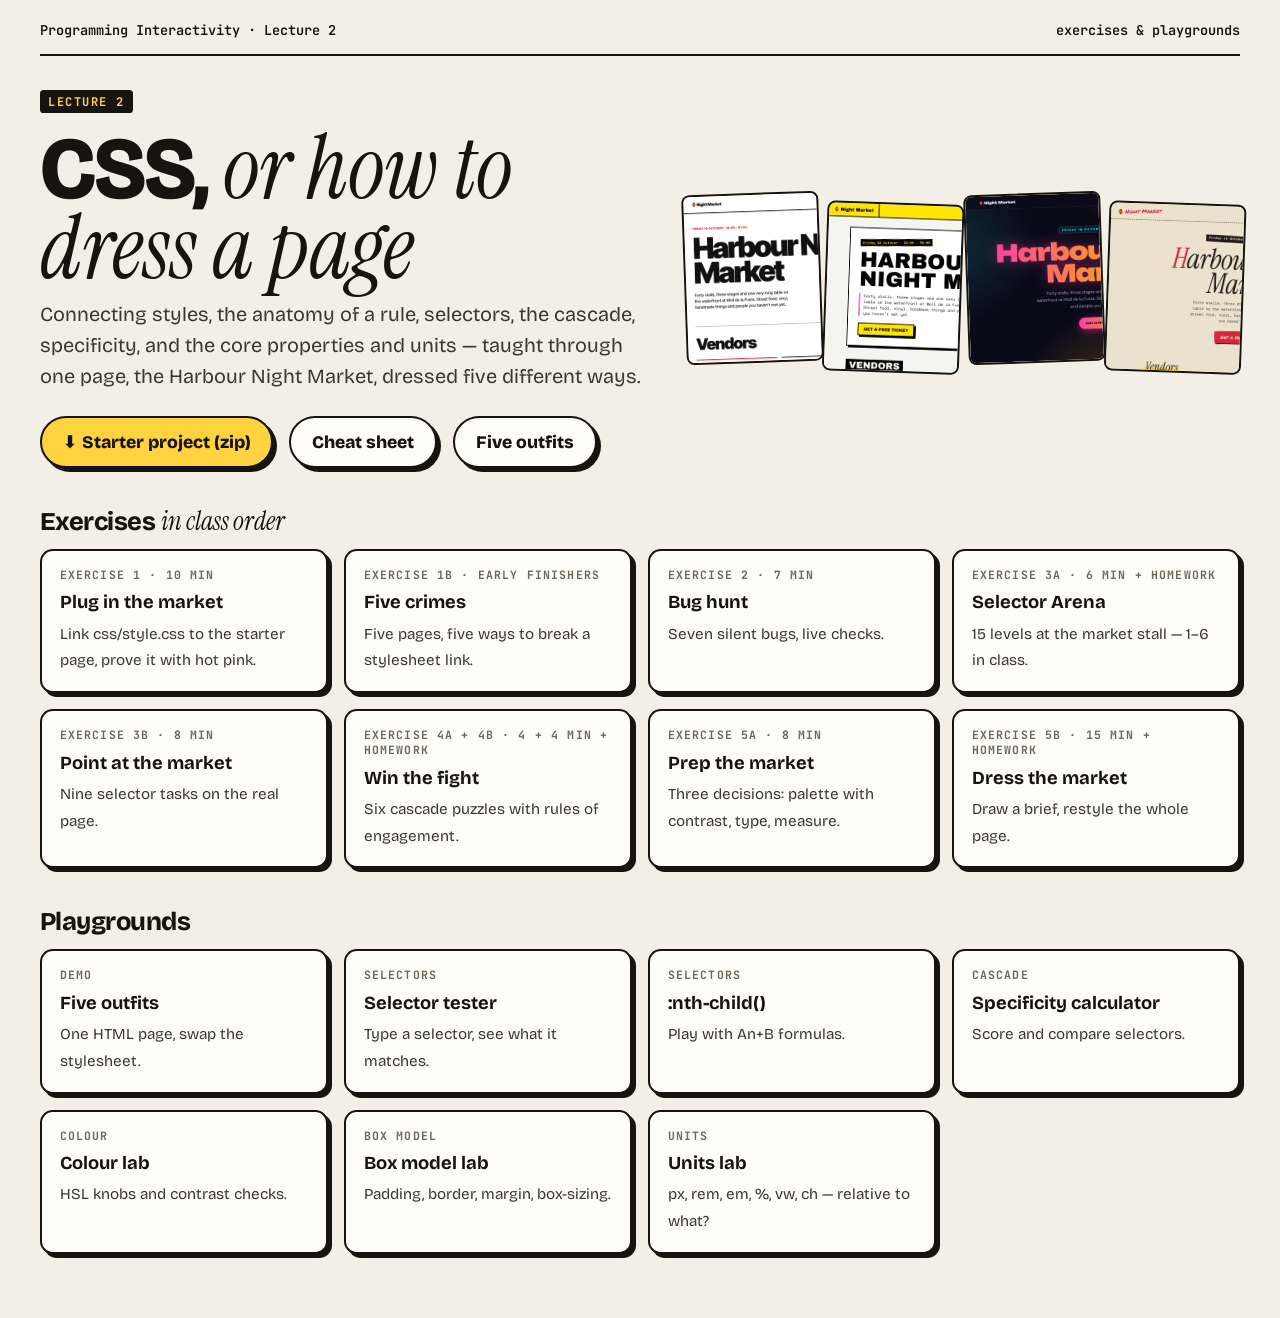
<file: 02-css-fundamentals/index.html>
<!doctype html>
<html lang="en">
<head>
  <meta charset="utf-8">
  <link rel="icon" href="data:image/svg+xml,%3Csvg xmlns=%22http://www.w3.org/2000/svg%22 viewBox=%220 0 100 100%22%3E%3Ctext y=%22.9em%22 font-size=%2290%22%3E🏮%3C/text%3E%3C/svg%3E">
  <meta name="viewport" content="width=device-width, initial-scale=1">
  <title>CSS fundamentals · Programming Interactivity 2</title>
  <link rel="stylesheet" href="https://fonts.googleapis.com/css2?family=Bricolage+Grotesque:opsz,wght@12..96,400..800&family=Instrument+Serif:ital@0;1&family=JetBrains+Mono:wght@400;700&display=swap">
  <link rel="stylesheet" href="assets/kit.css">
  <style>
    .hero-row { display: grid; grid-template-columns: minmax(0, 1.1fr) minmax(0, 1fr); gap: 2rem; align-items: center; margin-bottom: 2rem; }
    .hero-row h1 { font-size: clamp(2.8rem, 7vw, 5.5rem); line-height: 0.9; }
    .strip { display: grid; grid-template-columns: repeat(4, 1fr); gap: 0.5rem; }
    .strip img { width: 100%; aspect-ratio: 4 / 5; object-fit: cover; object-position: top left; border: 2px solid var(--ink); border-radius: 0.5rem; }
    .strip img:nth-child(odd) { transform: rotate(-2deg); } .strip img:nth-child(even) { transform: rotate(2deg) translateY(0.6rem); }
    .big-links { display: flex; gap: 1rem; flex-wrap: wrap; margin-top: 1.25rem; }
    .big-links a { font: 800 1.1rem var(--font-sans); color: var(--ink); text-decoration: none; padding: 0.85rem 1.3rem; border: 2px solid var(--ink); border-radius: 99px; background: var(--yellow); box-shadow: 4px 4px 0 var(--ink); }
    .big-links a.alt { background: var(--white); }
    .big-links a:hover, .big-links a:focus-visible { transform: translate(-2px, -2px); box-shadow: 6px 6px 0 var(--ink); outline: none; }
    .grid { display: grid; grid-template-columns: repeat(auto-fill, minmax(16rem, 1fr)); gap: 1rem; list-style: none; padding: 0; margin: 0; }
    .grid a { display: block; height: 100%; box-sizing: border-box; padding: 1rem 1.1rem 1.1rem; background: var(--white); border: 2px solid var(--ink); border-radius: 0.8rem; color: var(--ink); text-decoration: none; box-shadow: 4px 4px 0 var(--ink); }
    .grid a:hover, .grid a:focus-visible { background: var(--paper-2); outline: none; }
    .grid b { display: block; font-size: 1.15rem; margin-bottom: 0.25rem; }
    .grid small { display: block; font: 700 0.72rem var(--font-mono); letter-spacing: 0.1em; text-transform: uppercase; color: var(--muted); margin-bottom: 0.4rem; }
    .grid span { color: var(--ink-2); font-size: 0.95rem; }
    .keys { font: 500 0.9rem/1.8 var(--font-mono); }
    .keys kbd { font: 700 0.8rem var(--font-mono); border: 2px solid var(--ink); border-bottom-width: 4px; border-radius: 0.35rem; padding: 0.05rem 0.4rem; background: var(--white); }
    @media (max-width: 760px) { .hero-row { grid-template-columns: 1fr; } }
  </style>
</head>
<body class="page">
  <div class="page-wrap">
    <div class="page-top"><span>Programming Interactivity · Lecture 2</span><span>exercises &amp; playgrounds</span></div>
    <div class="hero-row">
      <div>
        <span class="eyebrow-tag">Lecture 2</span>
        <h1>CSS, <em>or how to dress a page</em></h1>
        <p class="intro">Connecting styles, the anatomy of a rule, selectors, the cascade, specificity, and the core properties and units — taught through one page, the Harbour Night Market, dressed five different ways.</p>
        <div class="big-links"><a href="project/starter.zip">⬇ Starter project (zip)</a><a class="alt" href="cheatsheet.html">Cheat sheet</a><a class="alt" href="project/showcase/index.html">Five outfits</a></div>
      </div>
      <div class="strip" aria-hidden="true">
        <img src="images/outfit-swiss.png" alt=""><img src="images/outfit-brutal.png" alt=""><img src="images/outfit-neon.png" alt=""><img src="images/outfit-zine.png" alt="">
      </div>
    </div>

    <h2>Exercises <em>in class order</em></h2>
    <ul class="grid">
      <li><a href="project/starter.zip"><small>Exercise 1 · 10 min</small><b>Plug in the market</b><span>Link css/style.css to the starter page, prove it with hot pink.</span></a></li>
      <li><a href="exercises/01-broken-links/index.html"><small>Exercise 1b · early finishers</small><b>Five crimes</b><span>Five pages, five ways to break a stylesheet link.</span></a></li>
      <li><a href="exercises/02-bug-hunt.html"><small>Exercise 2 · 7 min</small><b>Bug hunt</b><span>Seven silent bugs, live checks.</span></a></li>
      <li><a href="playgrounds/selector-arena.html"><small>Exercise 3a · 6 min + homework</small><b>Selector Arena</b><span>15 levels at the market stall — 1–6 in class.</span></a></li>
      <li><a href="exercises/03-market-selectors.html"><small>Exercise 3b · 8 min</small><b>Point at the market</b><span>Nine selector tasks on the real page.</span></a></li>
      <li><a href="exercises/04-win-the-fight.html"><small>Exercise 4a + 4b · 4 + 4 min + homework</small><b>Win the fight</b><span>Six cascade puzzles with rules of engagement.</span></a></li>
      <li><a href="project/starter/css/style.css"><small>Exercise 5a · 8 min</small><b>Prep the market</b><span>Three decisions: palette with contrast, type, measure.</span></a></li>
      <li><a href="exercises/05-dress-the-market.html"><small>Exercise 5b · 15 min + homework</small><b>Dress the market</b><span>Draw a brief, restyle the whole page.</span></a></li>
    </ul>

    <h2>Playgrounds</h2>
    <ul class="grid">
      <li><a href="project/showcase/index.html"><small>Demo</small><b>Five outfits</b><span>One HTML page, swap the stylesheet.</span></a></li>
      <li><a href="playgrounds/selectors.html"><small>Selectors</small><b>Selector tester</b><span>Type a selector, see what it matches.</span></a></li>
      <li><a href="playgrounds/nth-child.html"><small>Selectors</small><b>:nth-child()</b><span>Play with An+B formulas.</span></a></li>
      <li><a href="playgrounds/specificity.html"><small>Cascade</small><b>Specificity calculator</b><span>Score and compare selectors.</span></a></li>
      <li><a href="playgrounds/color.html"><small>Colour</small><b>Colour lab</b><span>HSL knobs and contrast checks.</span></a></li>
      <li><a href="playgrounds/box-model.html"><small>Box model</small><b>Box model lab</b><span>Padding, border, margin, box-sizing.</span></a></li>
      <li><a href="playgrounds/units.html"><small>Units</small><b>Units lab</b><span>px, rem, em, %, vw, ch — relative to what?</span></a></li>
    </ul>
  </div>
</body>
</html>
</file>
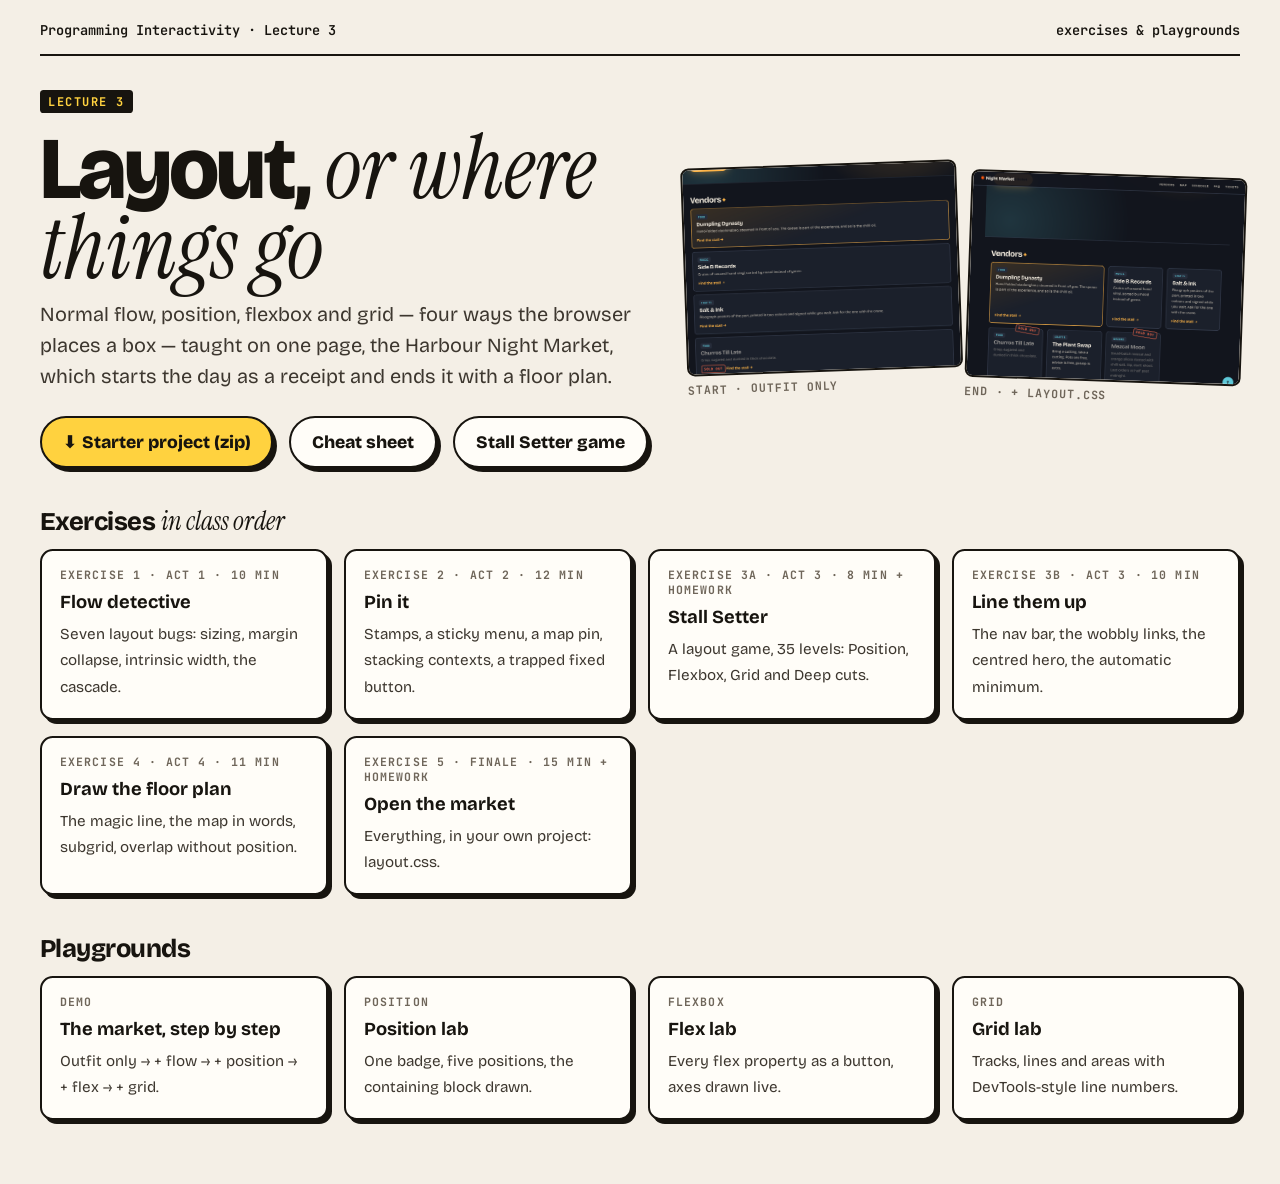
<file: 03-layout/index.html>
<!doctype html>
<html lang="en">
<head>
  <meta charset="utf-8">
  <link rel="icon" href="data:image/svg+xml,%3Csvg xmlns=%22http://www.w3.org/2000/svg%22 viewBox=%220 0 100 100%22%3E%3Ctext y=%22.9em%22 font-size=%2290%22%3E🏮%3C/text%3E%3C/svg%3E">
  <meta name="viewport" content="width=device-width, initial-scale=1">
  <title>Layout · Programming Interactivity 3</title>
  <link rel="stylesheet" href="https://fonts.googleapis.com/css2?family=Bricolage+Grotesque:opsz,wght@12..96,400..800&family=Instrument+Serif:ital@0;1&family=JetBrains+Mono:wght@400;700&display=swap">
  <link rel="stylesheet" href="assets/kit.css">
  <style>
    .hero-row { display: grid; grid-template-columns: minmax(0, 1.1fr) minmax(0, 1fr); gap: 2rem; align-items: center; margin-bottom: 2rem; }
    .hero-row h1 { font-size: clamp(2.8rem, 7vw, 5.5rem); line-height: 0.9; }
    .strip { display: grid; grid-template-columns: 1fr 1fr; gap: 0.75rem; }
    .strip figure { margin: 0; }
    .strip img { width: 100%; aspect-ratio: 4 / 3; object-fit: cover; object-position: top left; border: 2px solid var(--ink); border-radius: 0.5rem; display: block; }
    .strip figcaption { font: 700 0.72rem var(--font-mono); text-transform: uppercase; letter-spacing: 0.08em; margin-top: 0.35rem; color: var(--muted); }
    .strip figure:first-child { transform: rotate(-2deg); } .strip figure:last-child { transform: rotate(2deg) translateY(0.6rem); }
    .big-links { display: flex; gap: 1rem; flex-wrap: wrap; margin-top: 1.25rem; }
    .big-links a { font: 800 1.1rem var(--font-sans); color: var(--ink); text-decoration: none; padding: 0.85rem 1.3rem; border: 2px solid var(--ink); border-radius: 99px; background: var(--yellow); box-shadow: 4px 4px 0 var(--ink); }
    .big-links a.alt { background: var(--white); }
    .big-links a:hover, .big-links a:focus-visible { transform: translate(-2px, -2px); box-shadow: 6px 6px 0 var(--ink); outline: none; }
    .grid { display: grid; grid-template-columns: repeat(auto-fill, minmax(16rem, 1fr)); gap: 1rem; list-style: none; padding: 0; margin: 0; }
    .grid a { display: block; height: 100%; box-sizing: border-box; padding: 1rem 1.1rem 1.1rem; background: var(--white); border: 2px solid var(--ink); border-radius: 0.8rem; color: var(--ink); text-decoration: none; box-shadow: 4px 4px 0 var(--ink); }
    .grid a:hover, .grid a:focus-visible { background: var(--paper-2); outline: none; }
    .grid b { display: block; font-size: 1.15rem; margin-bottom: 0.25rem; }
    .grid small { display: block; font: 700 0.72rem var(--font-mono); letter-spacing: 0.1em; text-transform: uppercase; color: var(--muted); margin-bottom: 0.4rem; }
    .grid span { color: var(--ink-2); font-size: 0.95rem; }
    .keys { font: 500 0.9rem/1.8 var(--font-mono); }
    .keys kbd { font: 700 0.8rem var(--font-mono); border: 2px solid var(--ink); border-bottom-width: 4px; border-radius: 0.35rem; padding: 0.05rem 0.4rem; background: var(--white); }
    @media (max-width: 760px) { .hero-row { grid-template-columns: 1fr; } }
  </style>
</head>
<body class="page">
  <div class="page-wrap">
    <div class="page-top"><span>Programming Interactivity · Lecture 3</span><span>exercises &amp; playgrounds</span></div>
    <div class="hero-row">
      <div>
        <span class="eyebrow-tag">Lecture 3</span>
        <h1>Layout, <em>or where things go</em></h1>
        <p class="intro">Normal flow, position, flexbox and grid — four ways the browser places a box — taught on one page, the Harbour Night Market, which starts the day as a receipt and ends it with a floor plan.</p>
        <div class="big-links"><a href="project/starter.zip">⬇ Starter project (zip)</a><a class="alt" href="cheatsheet.html">Cheat sheet</a><a class="alt" href="playgrounds/stall-setter.html">Stall Setter game</a></div>
      </div>
      <div class="strip">
        <figure><img src="images/step0.png" alt="The Night Market page with no layout: one long column, the menu as a vertical list, cards stacked full width."><figcaption>start · outfit only</figcaption></figure>
        <figure><img src="images/step4.png" alt="The same page laid out: logo and menu on one line, vendor cards in a grid with a stamp on the corner of each sold-out card."><figcaption>end · + layout.css</figcaption></figure>
      </div>
    </div>

    <h2>Exercises <em>in class order</em></h2>
    <ul class="grid">
      <li><a href="exercises/01-flow-detective.html"><small>Exercise 1 · Act 1 · 10 min</small><b>Flow detective</b><span>Seven layout bugs: sizing, margin collapse, intrinsic width, the cascade.</span></a></li>
      <li><a href="exercises/02-pin-it.html"><small>Exercise 2 · Act 2 · 12 min</small><b>Pin it</b><span>Stamps, a sticky menu, a map pin, stacking contexts, a trapped fixed button.</span></a></li>
      <li><a href="playgrounds/stall-setter.html?set=flex"><small>Exercise 3a · Act 3 · 8 min + homework</small><b>Stall Setter</b><span>A layout game, 35 levels: Position, Flexbox, Grid and Deep cuts.</span></a></li>
      <li><a href="exercises/03-line-them-up.html"><small>Exercise 3b · Act 3 · 10 min</small><b>Line them up</b><span>The nav bar, the wobbly links, the centred hero, the automatic minimum.</span></a></li>
      <li><a href="exercises/04-floor-plan.html"><small>Exercise 4 · Act 4 · 11 min</small><b>Draw the floor plan</b><span>The magic line, the map in words, subgrid, overlap without position.</span></a></li>
      <li><a href="exercises/05-open-the-market.html"><small>Exercise 5 · finale · 15 min + homework</small><b>Open the market</b><span>Everything, in your own project: layout.css.</span></a></li>
    </ul>

    <h2>Playgrounds</h2>
    <ul class="grid">
      <li><a href="project/showcase/index.html?step=0"><small>Demo</small><b>The market, step by step</b><span>Outfit only → + flow → + position → + flex → + grid.</span></a></li>
      <li><a href="playgrounds/position.html"><small>Position</small><b>Position lab</b><span>One badge, five positions, the containing block drawn.</span></a></li>
      <li><a href="playgrounds/flex.html"><small>Flexbox</small><b>Flex lab</b><span>Every flex property as a button, axes drawn live.</span></a></li>
      <li><a href="playgrounds/grid.html"><small>Grid</small><b>Grid lab</b><span>Tracks, lines and areas with DevTools-style line numbers.</span></a></li>
    </ul>

  </div>
</body>
</html>
</file>
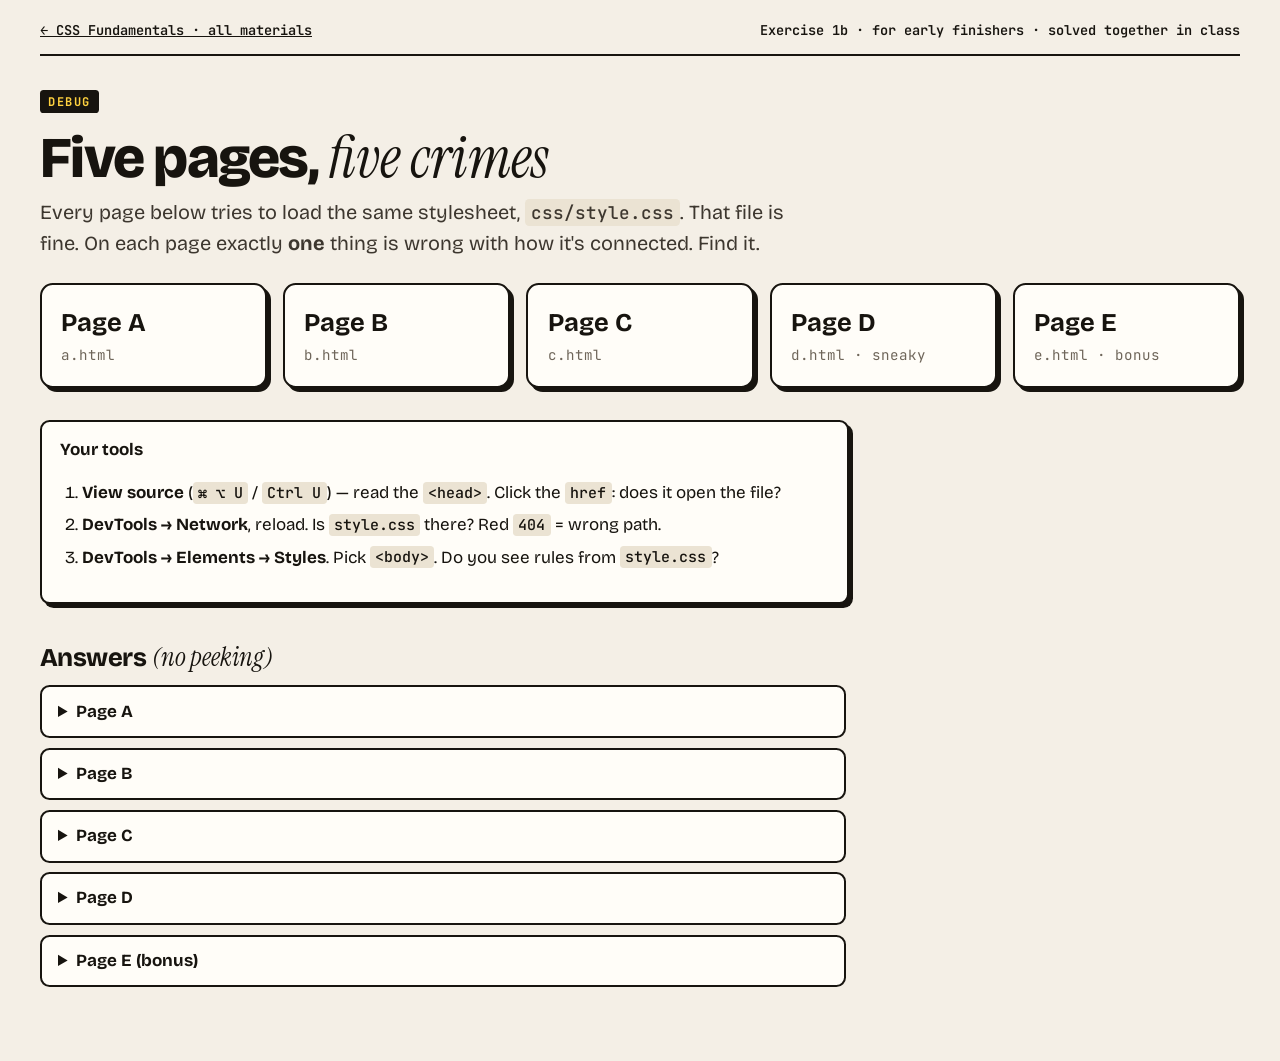
<file: 02-css-fundamentals/exercises/01-broken-links/index.html>
<!doctype html>
<html lang="en">
<head>
  <meta charset="utf-8">
  <link rel="icon" href="data:image/svg+xml,%3Csvg xmlns=%22http://www.w3.org/2000/svg%22 viewBox=%220 0 100 100%22%3E%3Ctext y=%22.9em%22 font-size=%2290%22%3E🏮%3C/text%3E%3C/svg%3E">
  <meta name="viewport" content="width=device-width, initial-scale=1">
  <title>Exercise 1b · The broken links</title>
  <link rel="stylesheet" href="https://fonts.googleapis.com/css2?family=Bricolage+Grotesque:opsz,wght@12..96,400..800&family=Instrument+Serif:ital@0;1&family=JetBrains+Mono:wght@400;700&display=swap">
  <link rel="stylesheet" href="../../assets/kit.css">
  <style>
    .suspects { display: grid; grid-template-columns: repeat(auto-fill, minmax(14rem, 1fr)); gap: 1rem; margin: 1.5rem 0 2rem; padding: 0; list-style: none; }
    .suspects a { display: block; padding: 1.1rem 1.2rem; border: 2px solid var(--ink); border-radius: 0.8rem; background: var(--white); color: var(--ink); text-decoration: none; box-shadow: 4px 4px 0 var(--ink); }
    .suspects a:hover, .suspects a:focus-visible { background: var(--yellow); outline: none; }
    .suspects b { display: block; font-size: 1.6rem; }
    .suspects small { font-family: var(--font-mono); color: var(--muted); }
    details { margin: 0.6rem 0; background: var(--white); border: 2px solid var(--ink); border-radius: 0.6rem; padding: 0.7rem 1rem; max-width: 70ch; }
    summary { cursor: pointer; font-weight: 700; }
  </style>
</head>
<body class="page">
  <div class="page-wrap">
    <div class="page-top"><a href="../../index.html">← CSS Fundamentals · all materials</a><span>Exercise 1b · for early finishers · solved together in class</span></div>
    <span class="eyebrow-tag">Debug</span>
    <h1>Five pages, <em>five crimes</em></h1>
    <p class="intro">Every page below tries to load the same stylesheet, <code>css/style.css</code>. That file is fine. On each page exactly <strong>one</strong> thing is wrong with how it's connected. Find it.</p>

    <ul class="suspects">
      <li><a href="a.html"><b>Page A</b><small>a.html</small></a></li>
      <li><a href="b.html"><b>Page B</b><small>b.html</small></a></li>
      <li><a href="c.html"><b>Page C</b><small>c.html</small></a></li>
      <li><a href="d.html"><b>Page D</b><small>d.html · sneaky</small></a></li>
      <li><a href="e.html"><b>Page E</b><small>e.html · bonus</small></a></li>
    </ul>

    <div class="tip">
      <strong>Your tools</strong>
      <ol class="tasks">
        <li><strong>View source</strong> (<code>⌘ ⌥ U</code> / <code>Ctrl U</code>) — read the <code>&lt;head&gt;</code>. Click the <code>href</code>: does it open the file?</li>
        <li><strong>DevTools → Network</strong>, reload. Is <code>style.css</code> there? Red <code>404</code> = wrong path.</li>
        <li><strong>DevTools → Elements → Styles</strong>. Pick <code>&lt;body&gt;</code>. Do you see rules from <code>style.css</code>?</li>
      </ol>
    </div>

    <h2>Answers <em>(no peeking)</em></h2>
    <details><summary>Page A</summary><p><code>&lt;link href="css/style.css"&gt;</code> has no <code>rel="stylesheet"</code>. A <code>&lt;link&gt;</code> can point at icons, fonts, feeds… without <code>rel</code> the browser doesn't know it's a stylesheet, so it never downloads it.</p></details>
    <details><summary>Page B</summary><p><code>href="style.css"</code> looks for the file <em>next to</em> the HTML. It lives in <code>css/</code>. Network tab shows a 404. Paths are relative to the HTML file.</p></details>
    <details><summary>Page C</summary><p><code>&lt;style src="…"&gt;</code> is not a thing. <code>&lt;style&gt;</code> holds CSS written inside it; to load a file you need <code>&lt;link rel="stylesheet" href="…"&gt;</code>. (<code>src</code> is for <code>&lt;script&gt;</code> and <code>&lt;img&gt;</code>.)</p></details>
    <details><summary>Page D</summary><p>The file loads (Network: 200 ✓) and the stamp says "connected" — but the page isn't yellow. Open <code>css/pasted.css</code>: someone copied <code>&lt;style&gt;</code> tags into a .css file. The browser reads <code>&lt;style&gt; body</code> as one broken selector and silently drops the <em>whole first rule</em>. Everything after it still works. CSS fails quietly, one rule at a time.</p></details>
    <details><summary>Page E (bonus)</summary><p>It works on your Mac… The file is <code>style.css</code>, the link says <code>Style.css</code>. macOS and Windows don't care about capital letters in file names; the Linux servers behind most hosting (GitHub Pages included) do. Deploy it and it breaks. Keep file names lowercase.</p></details>
  </div>
</body>
</html>
</file>
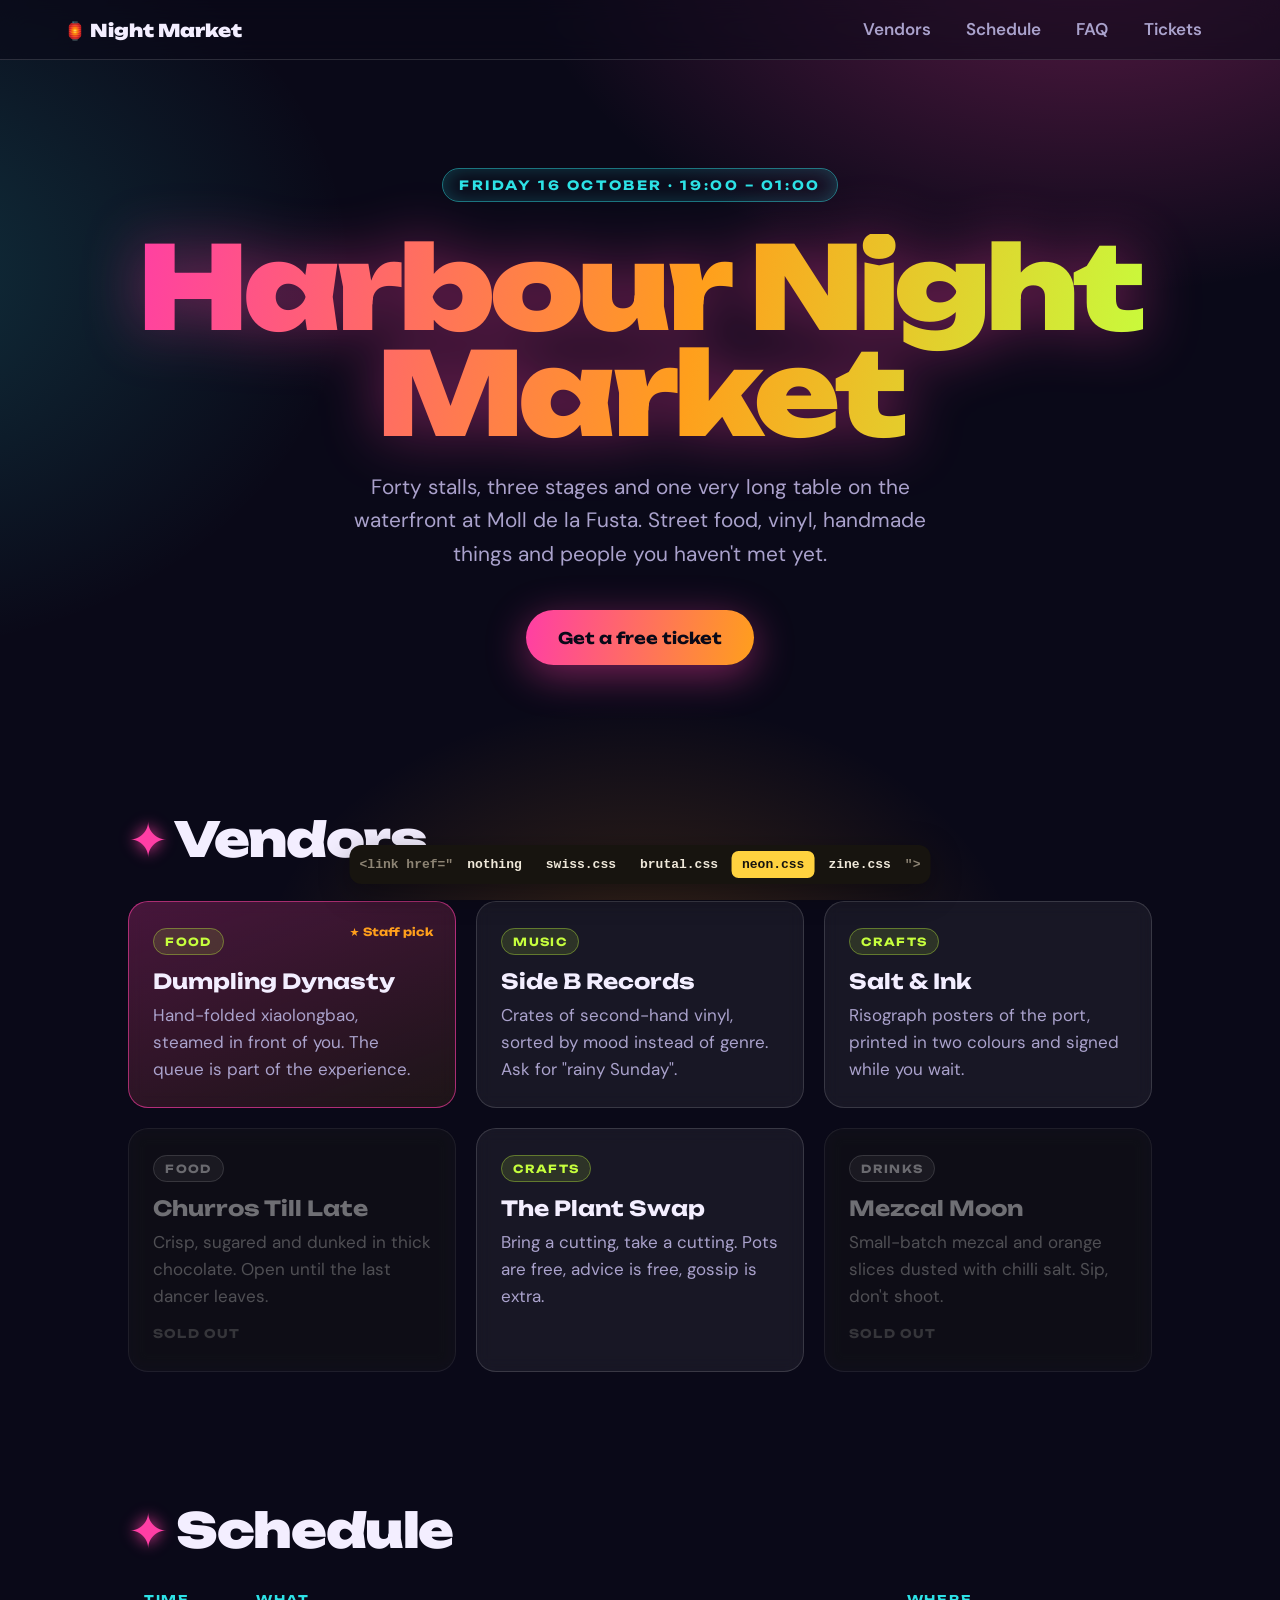
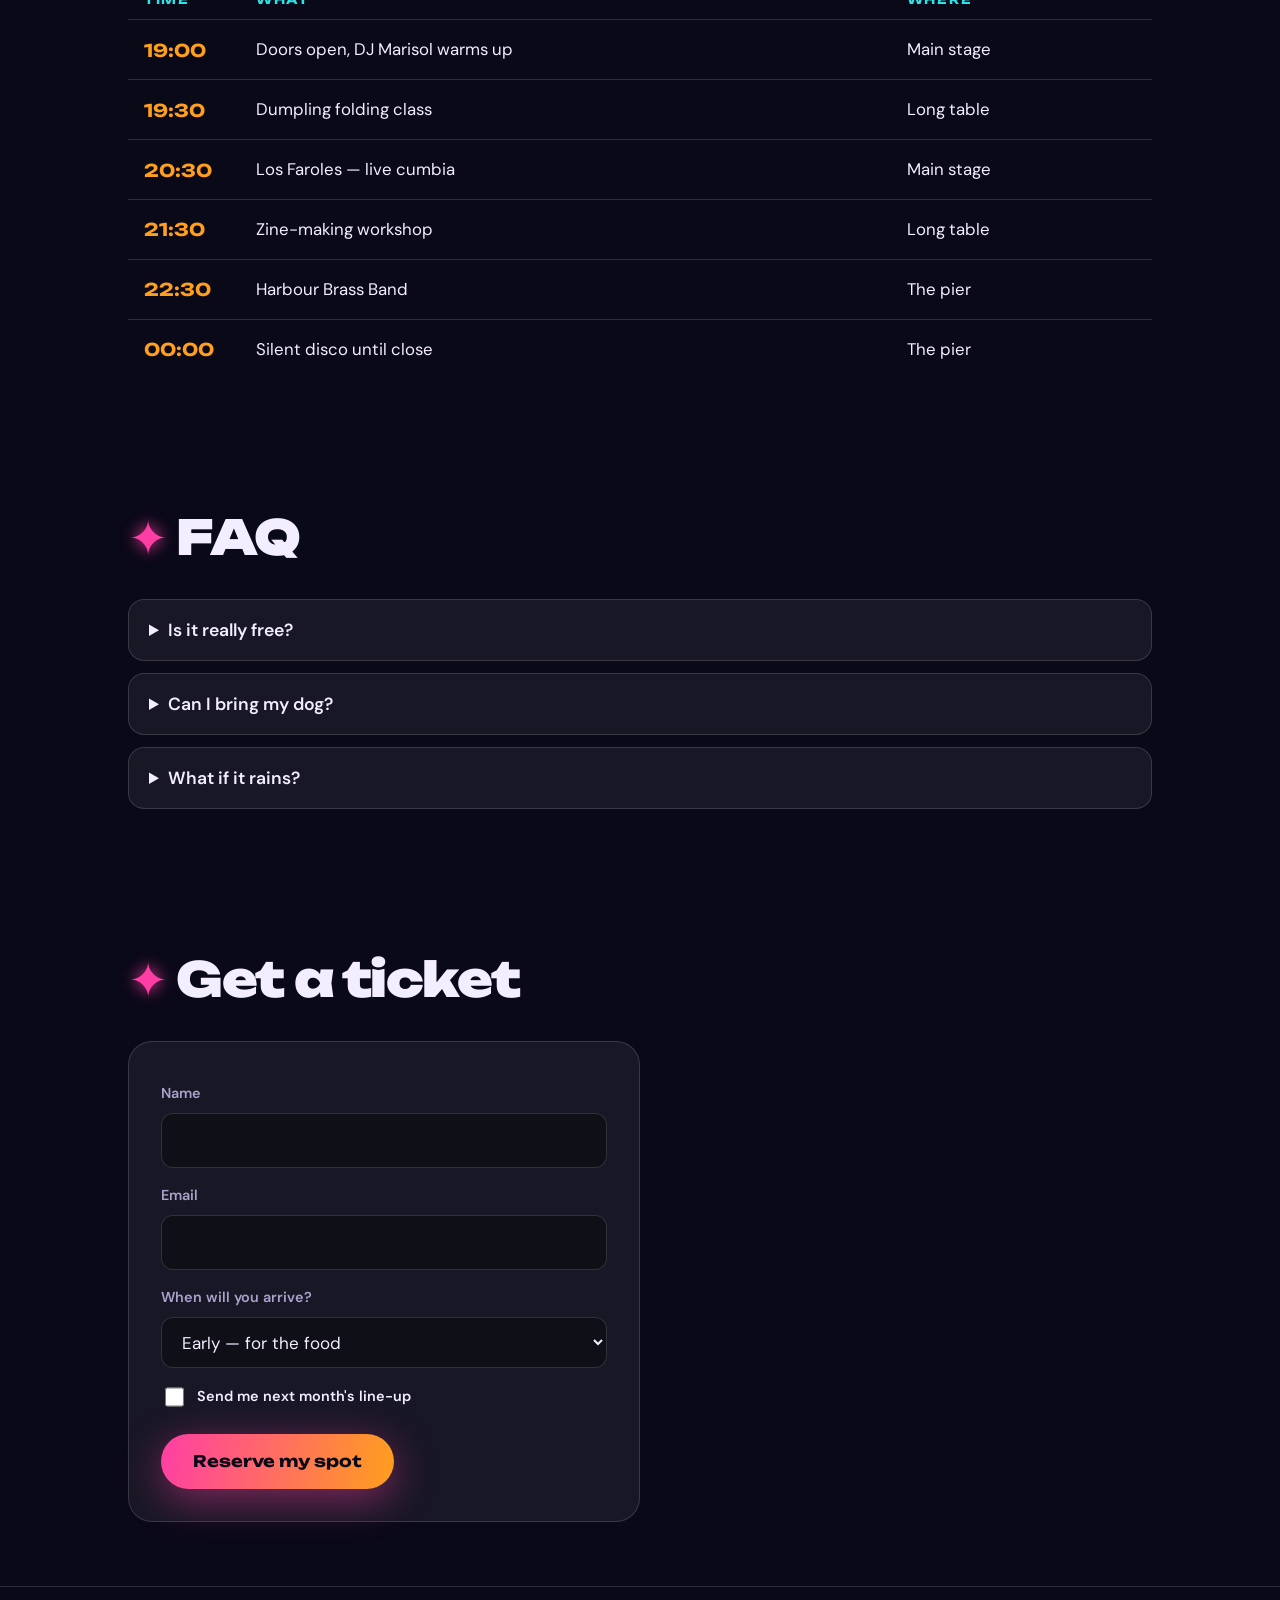
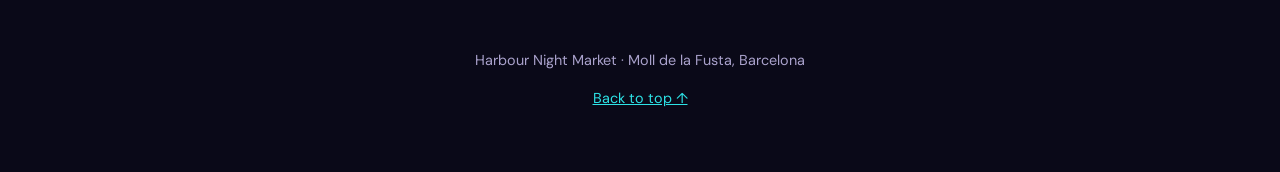
<file: 02-css-fundamentals/project/showcase/index.html>
<!doctype html>
<html lang="en">
<head>
  <meta charset="utf-8">
  <meta name="viewport" content="width=device-width, initial-scale=1">
  <title>Harbour Night Market</title>
  <link id="outfit" rel="stylesheet" href="themes/neon.css">
</head>
<body>
  <header class="site-header" id="top">
    <a class="logo" href="#top">🏮 Night Market</a>
    <nav class="main-nav" aria-label="Main">
      <ul>
        <li><a href="#vendors">Vendors</a></li>
        <li><a href="#schedule">Schedule</a></li>
        <li><a href="#faq">FAQ</a></li>
        <li><a href="#tickets">Tickets</a></li>
      </ul>
    </nav>
  </header>

  <main>
    <section class="hero">
      <p class="eyebrow">Friday 16 October · 19:00 – 01:00</p>
      <h1>Harbour Night Market</h1>
      <p class="lead">Forty stalls, three stages and one very long table on the waterfront at Moll de la Fusta. Street food, vinyl, handmade things and people you haven't met yet.</p>
      <a class="button" href="#tickets">Get a free ticket</a>
    </section>

    <section id="vendors">
      <h2>Vendors</h2>
      <ul class="vendor-list">
        <li class="vendor-card featured">
          <span class="tag">Food</span>
          <h3>Dumpling Dynasty</h3>
          <p>Hand-folded xiaolongbao, steamed in front of you. The queue is part of the experience.</p>
        </li>
        <li class="vendor-card">
          <span class="tag">Music</span>
          <h3>Side B Records</h3>
          <p>Crates of second-hand vinyl, sorted by mood instead of genre. Ask for "rainy Sunday".</p>
        </li>
        <li class="vendor-card">
          <span class="tag">Crafts</span>
          <h3>Salt &amp; Ink</h3>
          <p>Risograph posters of the port, printed in two colours and signed while you wait.</p>
        </li>
        <li class="vendor-card sold-out">
          <span class="tag">Food</span>
          <h3>Churros Till Late</h3>
          <p>Crisp, sugared and dunked in thick chocolate. Open until the last dancer leaves.</p>
          <strong class="badge">Sold out</strong>
        </li>
        <li class="vendor-card">
          <span class="tag">Crafts</span>
          <h3>The Plant Swap</h3>
          <p>Bring a cutting, take a cutting. Pots are free, advice is free, gossip is extra.</p>
        </li>
        <li class="vendor-card sold-out">
          <span class="tag">Drinks</span>
          <h3>Mezcal Moon</h3>
          <p>Small-batch mezcal and orange slices dusted with chilli salt. Sip, don't shoot.</p>
          <strong class="badge">Sold out</strong>
        </li>
      </ul>
    </section>

    <section id="schedule">
      <h2>Schedule</h2>
      <table class="schedule">
        <thead>
          <tr><th>Time</th><th>What</th><th>Where</th></tr>
        </thead>
        <tbody>
          <tr><td>19:00</td><td>Doors open, DJ Marisol warms up</td><td>Main stage</td></tr>
          <tr><td>19:30</td><td>Dumpling folding class</td><td>Long table</td></tr>
          <tr><td>20:30</td><td>Los Faroles — live cumbia</td><td>Main stage</td></tr>
          <tr><td>21:30</td><td>Zine-making workshop</td><td>Long table</td></tr>
          <tr><td>22:30</td><td>Harbour Brass Band</td><td>The pier</td></tr>
          <tr><td>00:00</td><td>Silent disco until close</td><td>The pier</td></tr>
        </tbody>
      </table>
    </section>

    <section id="faq">
      <h2>FAQ</h2>
      <details>
        <summary>Is it really free?</summary>
        <p>Entry is free. Bring cash or a card for the stalls.</p>
      </details>
      <details>
        <summary>Can I bring my dog?</summary>
        <p>Yes, on a leash. The dumplings are not for dogs.</p>
      </details>
      <details>
        <summary>What if it rains?</summary>
        <p>We move under the big tent next to the main stage. The market has never closed early.</p>
      </details>
    </section>

    <section id="tickets">
      <h2>Get a ticket</h2>
      <form class="ticket-form">
        <label for="name">Name</label>
        <input id="name" name="name" type="text" autocomplete="name" required>

        <label for="email">Email</label>
        <input id="email" name="email" type="email" autocomplete="email" required>

        <label for="arrival">When will you arrive?</label>
        <select id="arrival" name="arrival">
          <option>Early — for the food</option>
          <option>Late — for the music</option>
          <option>Whenever — for the vibes</option>
        </select>

        <label class="check"><input type="checkbox" name="news"> Send me next month's line-up</label>

        <button type="submit">Reserve my spot</button>
      </form>
    </section>
  </main>

  <footer class="site-footer">
    <p>Harbour Night Market · Moll de la Fusta, Barcelona</p>
    <p><a href="#top">Back to top ↑</a></p>
  </footer>
  <!-- Not part of the page: the stylesheet switcher used in class. -->
  <div id="outfit-switcher" role="group" aria-label="Swap the stylesheet">
    <span>&lt;link href="</span>
    <button type="button" data-theme="">nothing</button>
    <button type="button" data-theme="swiss">swiss.css</button>
    <button type="button" data-theme="brutal">brutal.css</button>
    <button type="button" data-theme="neon">neon.css</button>
    <button type="button" data-theme="zine">zine.css</button>
    <span>"&gt;</span>
  </div>
  <style>
    #outfit-switcher { position: fixed; z-index: 99; left: 50%; bottom: 16px; transform: translateX(-50%); display: flex; align-items: center; gap: 4px; padding: 6px 10px; border-radius: 12px; background: #17140f; box-shadow: 0 8px 30px rgb(0 0 0 / .35); font: 600 13px/1 ui-monospace, Menlo, monospace; color: #8d8474; white-space: nowrap; }
    #outfit-switcher button { all: unset; cursor: pointer; padding: 7px 10px; border-radius: 7px; color: #efe8da; font: inherit; }
    #outfit-switcher button:hover { background: #2c2924; }
    #outfit-switcher button:focus-visible { outline: 2px solid #ffd23f; }
    #outfit-switcher button[aria-pressed="true"] { background: #ffd23f; color: #17140f; }
    html.bare #outfit-switcher { display: none; }
  </style>
  <script>
    (function () {
      var link = document.getElementById("outfit");
      var params = new URLSearchParams(location.search);
      if (params.has("bare")) document.documentElement.classList.add("bare");
      var buttons = document.querySelectorAll("#outfit-switcher button");
      function use(name) {
        if (name) { link.href = "themes/" + name + ".css"; link.disabled = false; }
        else { link.disabled = true; link.removeAttribute("href"); }
        buttons.forEach(function (b) { b.setAttribute("aria-pressed", String(b.dataset.theme === name)); });
      }
      buttons.forEach(function (b) { b.addEventListener("click", function () { use(b.dataset.theme); }); });
      document.addEventListener("keydown", function (e) {
        var k = "01234".indexOf(e.key);
        if (k > -1) use(["", "swiss", "brutal", "neon", "zine"][k]);
        if (["ArrowRight", "ArrowLeft", "PageUp", "PageDown"].indexOf(e.key) > -1 && parent !== window) parent.postMessage({ deckKey: e.key }, "*");
      });
      window.addEventListener("message", function (e) { if (e.data && "theme" in e.data) use(e.data.theme); });
      use(params.has("theme") ? params.get("theme") : "neon");
    })();
  </script>
</body>
</html>
</file>
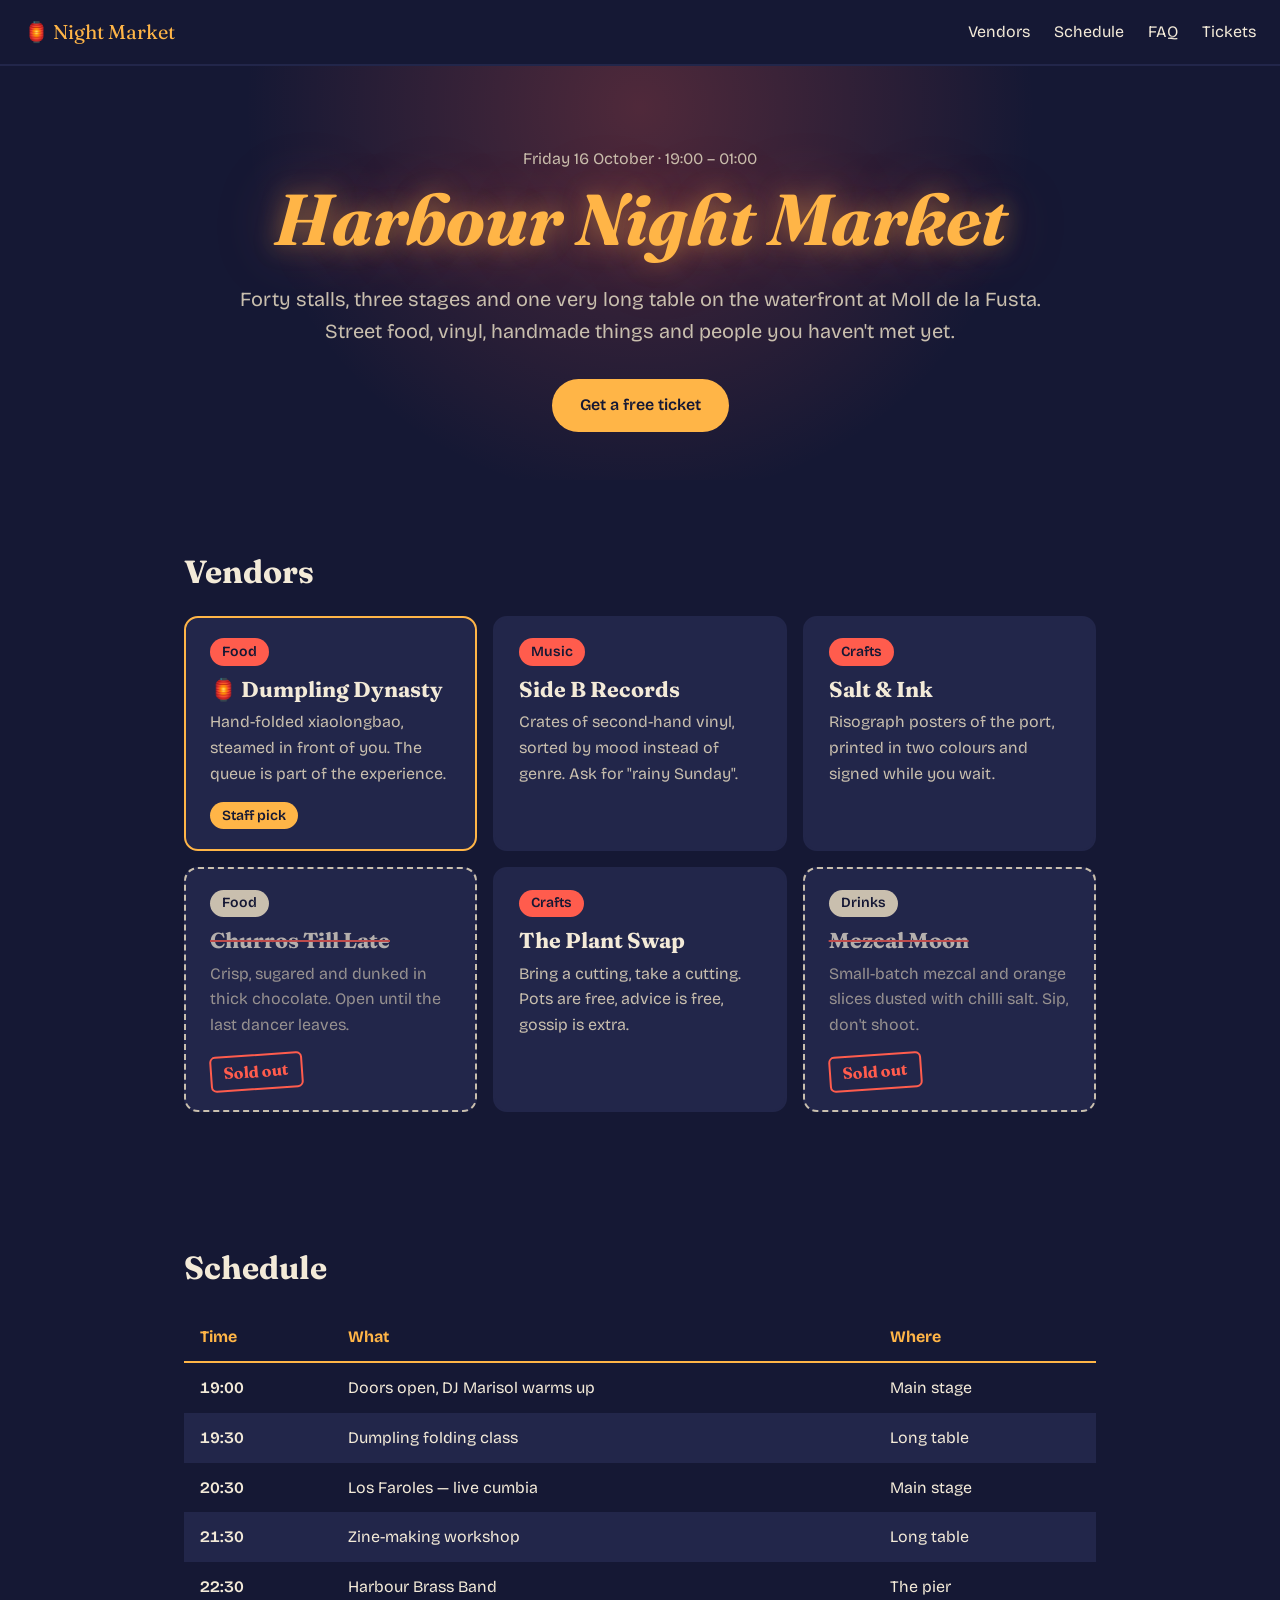
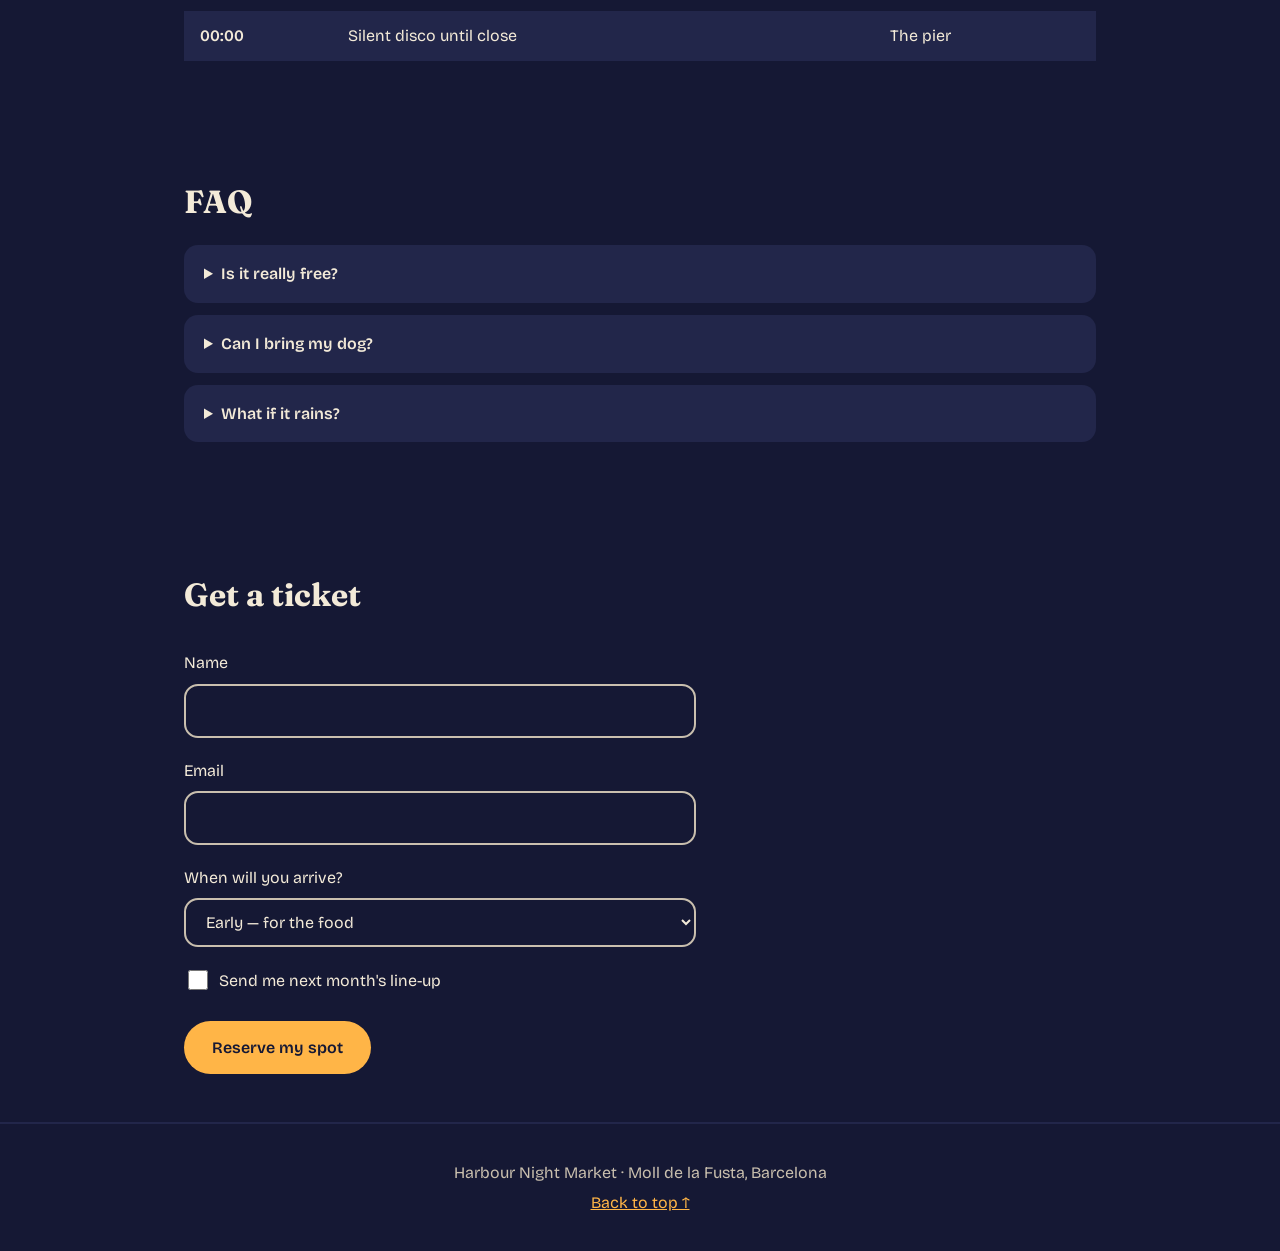
<file: 02-css-fundamentals/project/starter/index.html>
<!doctype html>
<html lang="en">
<head>
  <meta charset="utf-8">
  <meta name="viewport" content="width=device-width, initial-scale=1">
  <title>Harbour Night Market</title>
  <link rel="preconnect" href="https://fonts.googleapis.com">
  <link rel="preconnect" href="https://fonts.gstatic.com" crossorigin>
  <link rel="stylesheet" href="https://fonts.googleapis.com/css2?family=Bricolage+Grotesque:wght@400;600&family=Fraunces:ital,opsz,wght@0,9..144,600;1,9..144,600&display=swap">
  <link rel="stylesheet" href="css/style.css">
</head>
<body>
  <header class="site-header" id="top">
    <a class="logo" href="#top">🏮 Night Market</a>
    <nav class="main-nav" aria-label="Main">
      <ul>
        <li><a href="#vendors">Vendors</a></li>
        <li><a href="#schedule">Schedule</a></li>
        <li><a href="#faq">FAQ</a></li>
        <li><a href="#tickets">Tickets</a></li>
      </ul>
    </nav>
  </header>
 
  <main>
    <section class="hero">
      <p class="eyebrow">Friday 16 October · 19:00 – 01:00</p>
      <h1>Harbour Night Market</h1>
      <p class="lead">Forty stalls, three stages and one very long table on the waterfront at Moll de la Fusta. Street food, vinyl, handmade things and people you haven't met yet.</p>
      <a class="button" href="#tickets">Get a free ticket</a>
    </section>
 
    <section id="vendors">
      <h2>Vendors</h2>
      <ul class="vendor-list">
        <li class="vendor-card featured">
          <span class="tag">Food</span>
          <h3>Dumpling Dynasty</h3>
          <p>Hand-folded xiaolongbao, steamed in front of you. The queue is part of the experience.</p>
        </li>
        <li class="vendor-card">
          <span class="tag">Music</span>
          <h3>Side B Records</h3>
          <p>Crates of second-hand vinyl, sorted by mood instead of genre. Ask for "rainy Sunday".</p>
        </li>
        <li class="vendor-card">
          <span class="tag">Crafts</span>
          <h3>Salt &amp; Ink</h3>
          <p>Risograph posters of the port, printed in two colours and signed while you wait.</p>
        </li>
        <li class="vendor-card sold-out">
          <span class="tag">Food</span>
          <h3>Churros Till Late</h3>
          <p>Crisp, sugared and dunked in thick chocolate. Open until the last dancer leaves.</p>
          <strong class="badge">Sold out</strong>
        </li>
        <li class="vendor-card">
          <span class="tag">Crafts</span>
          <h3>The Plant Swap</h3>
          <p>Bring a cutting, take a cutting. Pots are free, advice is free, gossip is extra.</p>
        </li>
        <li class="vendor-card sold-out">
          <span class="tag">Drinks</span>
          <h3>Mezcal Moon</h3>
          <p>Small-batch mezcal and orange slices dusted with chilli salt. Sip, don't shoot.</p>
          <strong class="badge">Sold out</strong>
        </li>
      </ul>
    </section>
 
    <section id="schedule">
      <h2>Schedule</h2>
      <table class="schedule">
        <thead>
          <tr><th>Time</th><th>What</th><th>Where</th></tr>
        </thead>
        <tbody>
          <tr><td>19:00</td><td>Doors open, DJ Marisol warms up</td><td>Main stage</td></tr>
          <tr><td>19:30</td><td>Dumpling folding class</td><td>Long table</td></tr>
          <tr><td>20:30</td><td>Los Faroles — live cumbia</td><td>Main stage</td></tr>
          <tr><td>21:30</td><td>Zine-making workshop</td><td>Long table</td></tr>
          <tr><td>22:30</td><td>Harbour Brass Band</td><td>The pier</td></tr>
          <tr><td>00:00</td><td>Silent disco until close</td><td>The pier</td></tr>
        </tbody>
      </table>
    </section>
 
    <section id="faq">
      <h2>FAQ</h2>
      <details>
        <summary>Is it really free?</summary>
        <p>Entry is free. Bring cash or a card for the stalls.</p>
      </details>
      <details>
        <summary>Can I bring my dog?</summary>
        <p>Yes, on a leash. The dumplings are not for dogs.</p>
      </details>
      <details>
        <summary>What if it rains?</summary>
        <p>We move under the big tent next to the main stage. The market has never closed early.</p>
      </details>
    </section>
 
    <section id="tickets">
      <h2>Get a ticket</h2>
      <form class="ticket-form">
        <label for="name">Name</label>
        <input id="name" name="name" type="text" autocomplete="name" required>
 
        <label for="email">Email</label>
        <input id="email" name="email" type="email" autocomplete="email" required>
 
        <label for="arrival">When will you arrive?</label>
        <select id="arrival" name="arrival">
          <option>Early — for the food</option>
          <option>Late — for the music</option>
          <option>Whenever — for the vibes</option>
        </select>
 
        <label class="check"><input type="checkbox" name="news"> Send me next month's line-up</label>
 
        <button type="submit">Reserve my spot</button>
      </form>
    </section>
  </main>
 
  <footer class="site-footer">
    <p>Harbour Night Market · Moll de la Fusta, Barcelona</p>
    <p><a href="#top">Back to top ↑</a></p>
  </footer>
</body>
</html>
</file>
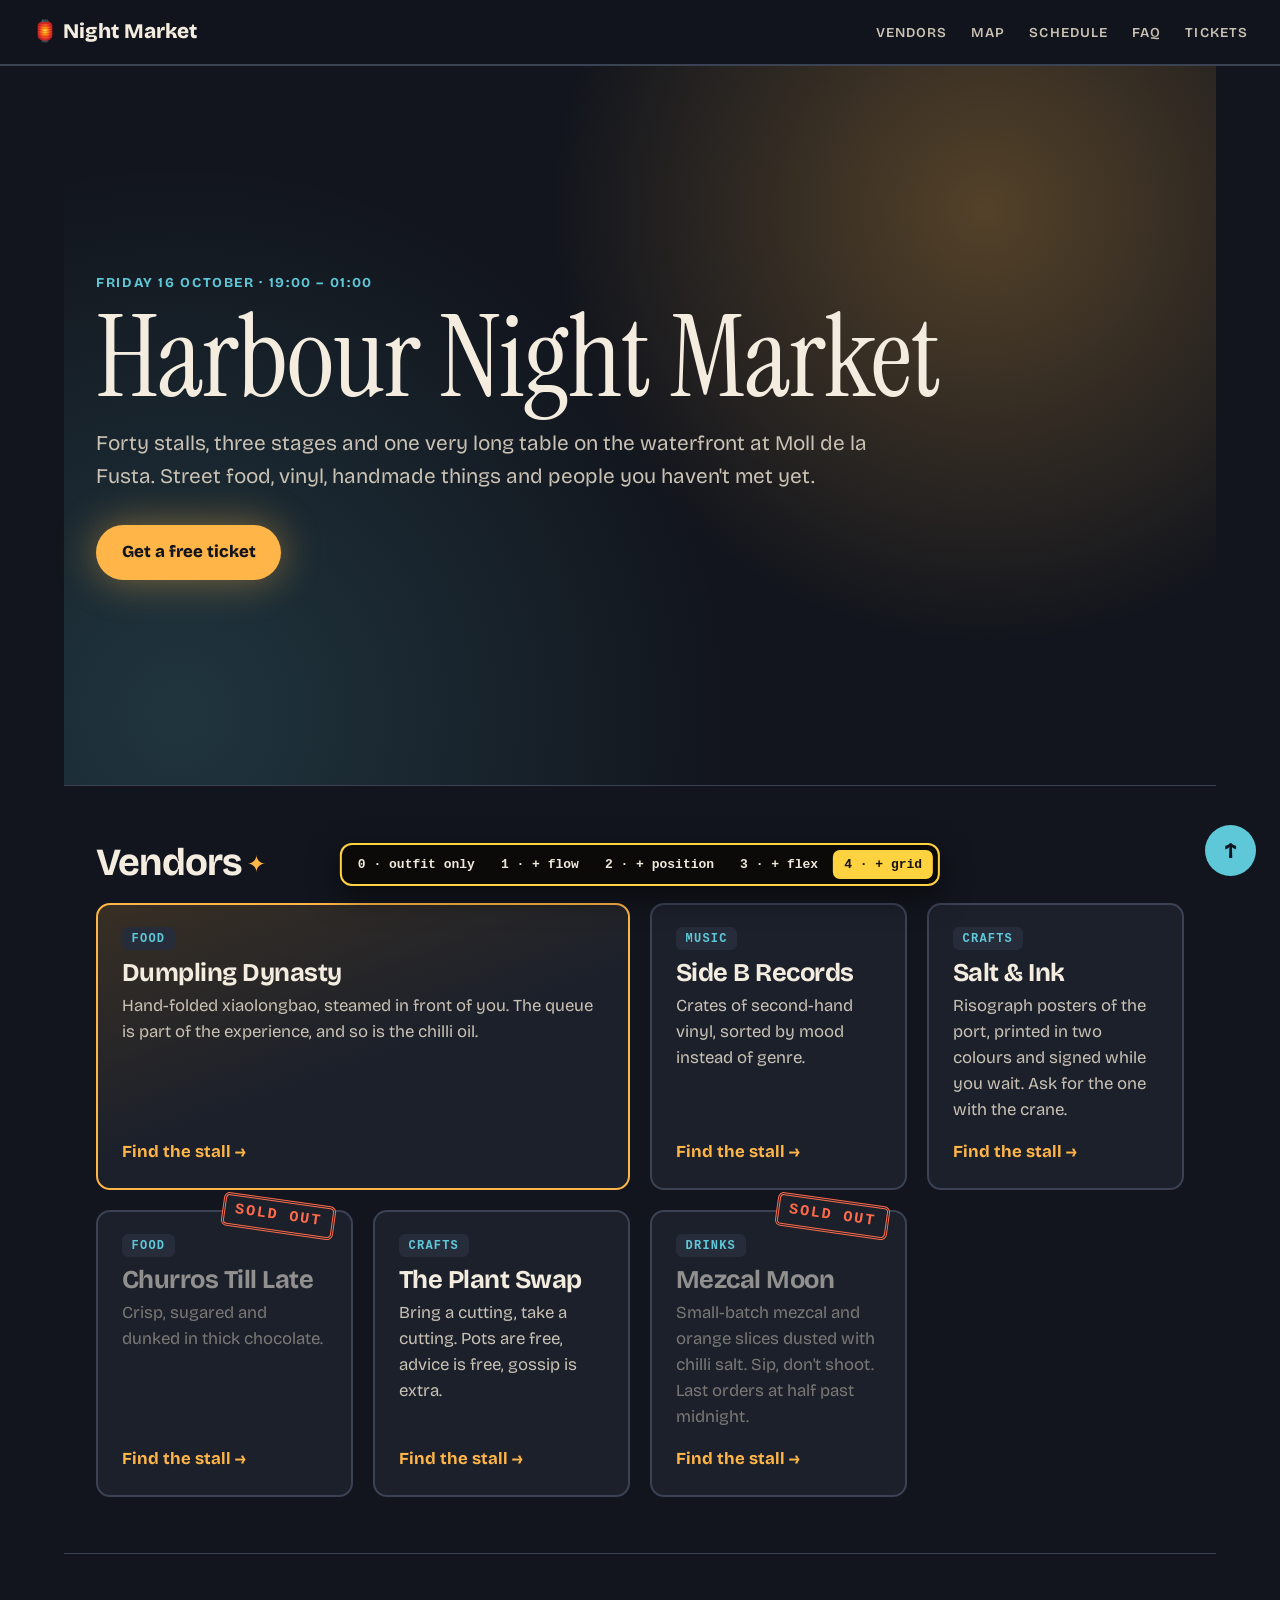
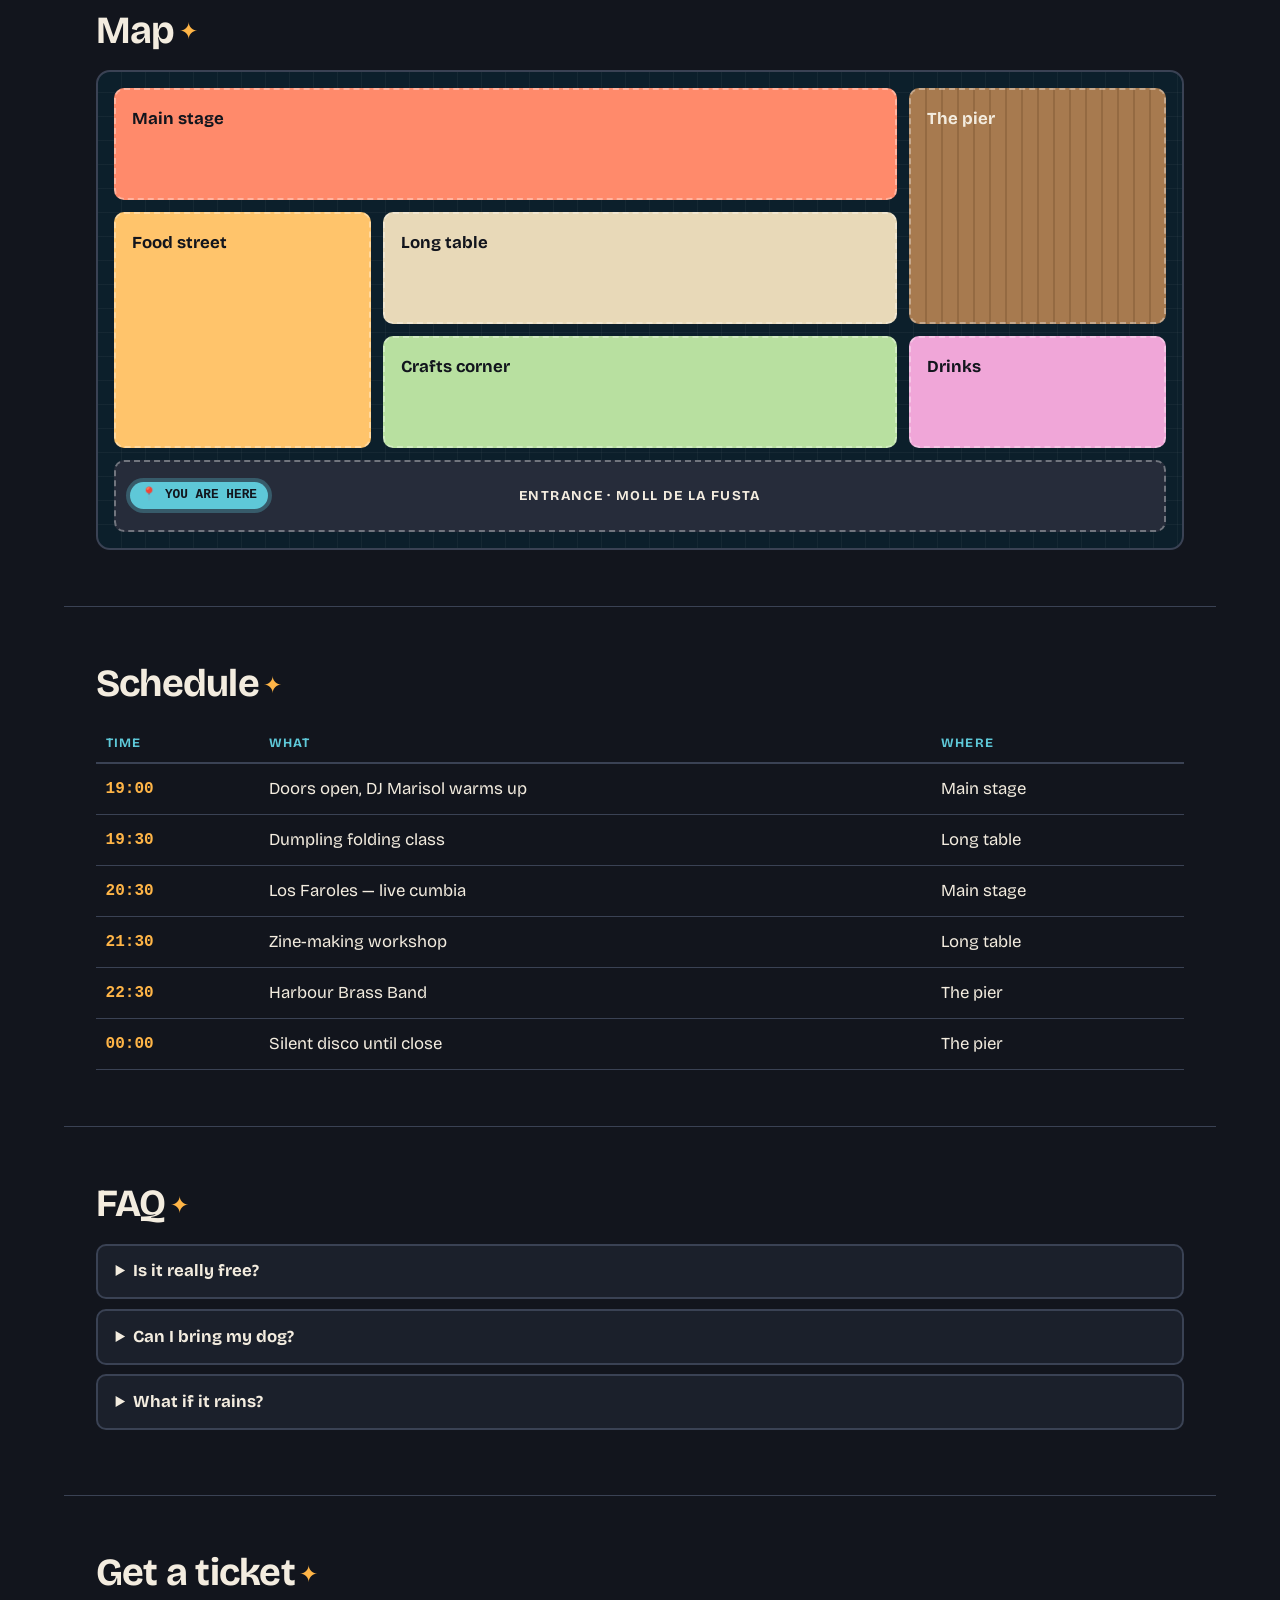
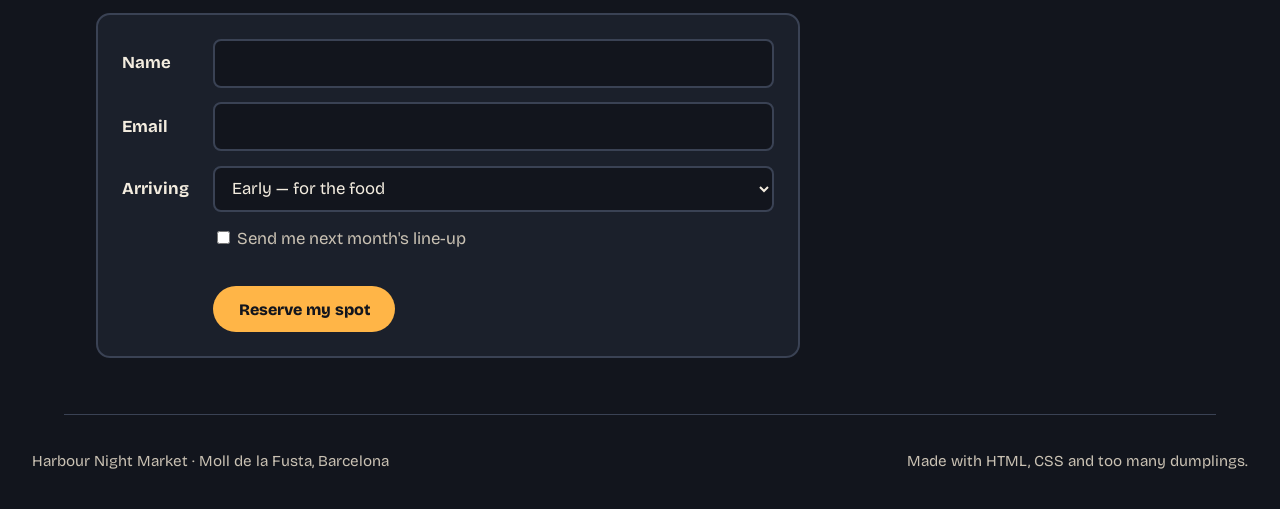
<file: 03-layout/project/showcase/index.html>
<!doctype html>
<html lang="en">
<head>
  <meta charset="utf-8">
  <meta name="viewport" content="width=device-width, initial-scale=1">
  <link rel="icon" href="data:image/svg+xml,%3Csvg xmlns=%22http://www.w3.org/2000/svg%22 viewBox=%220 0 100 100%22%3E%3Ctext y=%22.9em%22 font-size=%2290%22%3E🏮%3C/text%3E%3C/svg%3E">
  <title>Harbour Night Market</title>
  <link rel="stylesheet" href="https://fonts.googleapis.com/css2?family=Bricolage+Grotesque:opsz,wght@12..96,400..800&family=Instrument+Serif:ital@0;1&display=swap">
  <link rel="stylesheet" href="css/outfit.css">
  <link rel="stylesheet" href="css/flow.css" data-step="1">
  <link rel="stylesheet" href="css/position.css" data-step="2">
  <link rel="stylesheet" href="css/flex.css" data-step="3">
  <link rel="stylesheet" href="css/grid.css" data-step="4">
  <style>
    #steps { position: fixed; left: 50%; bottom: 14px; transform: translateX(-50%); z-index: 99; display: flex; gap: 4px; padding: 5px; background: #0b0a09; border: 2px solid #ffd23f; border-radius: 12px; font: 700 13px/1 ui-monospace, Menlo, monospace; box-shadow: 0 10px 30px rgb(0 0 0 / 0.5); white-space: nowrap; }
    #steps button { all: unset; cursor: pointer; padding: 8px 11px; border-radius: 7px; color: #efe8da; font: inherit; }
    #steps button:hover { background: #2c2924; }
    #steps button:focus-visible { outline: 2px solid #ffd23f; }
    #steps button[aria-pressed="true"] { background: #ffd23f; color: #17140f; }
    html.bare #steps { display: none; }
  </style>
</head>
<body>
  <header class="site-header" id="top">
    <a class="logo" href="#top">🏮 Night Market</a>
    <nav class="main-nav" aria-label="Main">
      <ul>
        <li><a href="#vendors">Vendors</a></li>
        <li><a href="#map">Map</a></li>
        <li><a href="#schedule">Schedule</a></li>
        <li><a href="#faq">FAQ</a></li>
        <li><a href="#tickets">Tickets</a></li>
      </ul>
    </nav>
  </header>

  <main>
    <section class="hero">
      <p class="eyebrow">Friday 16 October · 19:00 – 01:00</p>
      <h1>Harbour Night Market</h1>
      <p class="lead">Forty stalls, three stages and one very long table on the waterfront at Moll de la Fusta. Street food, vinyl, handmade things and people you haven't met yet.</p>
      <a class="button" href="#tickets">Get a free ticket</a>
    </section>

    <section id="vendors">
      <h2>Vendors</h2>
      <ul class="vendor-list">
        <li class="vendor-card featured">
          <span class="tag">Food</span>
          <h3>Dumpling Dynasty</h3>
          <p>Hand-folded xiaolongbao, steamed in front of you. The queue is part of the experience, and so is the chilli oil.</p>
          <a class="card-link" href="#map">Find the stall →</a>
        </li>
        <li class="vendor-card">
          <span class="tag">Music</span>
          <h3>Side B Records</h3>
          <p>Crates of second-hand vinyl, sorted by mood instead of genre.</p>
          <a class="card-link" href="#map">Find the stall →</a>
        </li>
        <li class="vendor-card">
          <span class="tag">Crafts</span>
          <h3>Salt &amp; Ink</h3>
          <p>Risograph posters of the port, printed in two colours and signed while you wait. Ask for the one with the crane.</p>
          <a class="card-link" href="#map">Find the stall →</a>
        </li>
        <li class="vendor-card sold-out">
          <span class="tag">Food</span>
          <h3>Churros Till Late</h3>
          <p>Crisp, sugared and dunked in thick chocolate.</p>
          <strong class="badge">Sold out</strong>
          <a class="card-link" href="#map">Find the stall →</a>
        </li>
        <li class="vendor-card">
          <span class="tag">Crafts</span>
          <h3>The Plant Swap</h3>
          <p>Bring a cutting, take a cutting. Pots are free, advice is free, gossip is extra.</p>
          <a class="card-link" href="#map">Find the stall →</a>
        </li>
        <li class="vendor-card sold-out">
          <span class="tag">Drinks</span>
          <h3>Mezcal Moon</h3>
          <p>Small-batch mezcal and orange slices dusted with chilli salt. Sip, don't shoot. Last orders at half past midnight.</p>
          <strong class="badge">Sold out</strong>
          <a class="card-link" href="#map">Find the stall →</a>
        </li>
      </ul>
    </section>

    <section id="map">
      <h2>Map</h2>
      <div class="market-map">
        <div class="zone stage">Main stage</div>
        <div class="zone food">Food street</div>
        <div class="zone table">Long table</div>
        <div class="zone crafts">Crafts corner</div>
        <div class="zone drinks">Drinks</div>
        <div class="zone pier">The pier</div>
        <div class="zone gate">Entrance · Moll de la Fusta</div>
        <span class="you-are-here">You are here</span>
      </div>
    </section>

    <section id="schedule">
      <h2>Schedule</h2>
      <table class="schedule">
        <thead>
          <tr><th>Time</th><th>What</th><th>Where</th></tr>
        </thead>
        <tbody>
          <tr><td>19:00</td><td>Doors open, DJ Marisol warms up</td><td>Main stage</td></tr>
          <tr><td>19:30</td><td>Dumpling folding class</td><td>Long table</td></tr>
          <tr><td>20:30</td><td>Los Faroles — live cumbia</td><td>Main stage</td></tr>
          <tr><td>21:30</td><td>Zine-making workshop</td><td>Long table</td></tr>
          <tr><td>22:30</td><td>Harbour Brass Band</td><td>The pier</td></tr>
          <tr><td>00:00</td><td>Silent disco until close</td><td>The pier</td></tr>
        </tbody>
      </table>
    </section>

    <section id="faq">
      <h2>FAQ</h2>
      <details>
        <summary>Is it really free?</summary>
        <p>Entry is free. Bring cash or a card for the stalls.</p>
      </details>
      <details>
        <summary>Can I bring my dog?</summary>
        <p>Yes, on a leash. The dumplings are not for dogs.</p>
      </details>
      <details>
        <summary>What if it rains?</summary>
        <p>We move under the big tent next to the main stage. The market has never closed early.</p>
      </details>
    </section>

    <section id="tickets">
      <h2>Get a ticket</h2>
      <form class="ticket-form">
        <label for="name">Name</label>
        <input id="name" name="name" type="text" autocomplete="name" required>

        <label for="email">Email</label>
        <input id="email" name="email" type="email" autocomplete="email" required>

        <label for="arrival">Arriving</label>
        <select id="arrival" name="arrival">
          <option>Early — for the food</option>
          <option>Late — for the music</option>
          <option>Whenever — for the vibes</option>
        </select>

        <label class="check"><input type="checkbox" name="news"> Send me next month's line-up</label>

        <button type="submit">Reserve my spot</button>
      </form>
    </section>
  </main>

  <footer class="site-footer">
    <p>Harbour Night Market · Moll de la Fusta, Barcelona</p>
    <p>Made with HTML, CSS and too many dumplings.</p>
  </footer>

  <a class="to-top" href="#top" aria-label="Back to top">↑</a>
  <div id="steps" role="group" aria-label="Layout steps">
    <button type="button" data-n="0">0 · outfit only</button>
    <button type="button" data-n="1">1 · + flow</button>
    <button type="button" data-n="2">2 · + position</button>
    <button type="button" data-n="3">3 · + flex</button>
    <button type="button" data-n="4">4 · + grid</button>
  </div>
  <script>
    (function () {
      var params = new URLSearchParams(location.search);
      if (params.has("bare")) document.documentElement.classList.add("bare");
      var links = document.querySelectorAll("link[data-step]");
      var buttons = document.querySelectorAll("#steps button");
      function use(n) {
        n = Math.max(0, Math.min(4, +n || 0));
        links.forEach(function (l) { l.disabled = +l.dataset.step > n; });
        buttons.forEach(function (b) { b.setAttribute("aria-pressed", String(+b.dataset.n === n)); });
      }
      buttons.forEach(function (b) { b.addEventListener("click", function () { use(b.dataset.n); }); });
      document.addEventListener("keydown", function (e) {
        if (/INPUT|TEXTAREA|SELECT/.test(e.target.tagName)) return;
        if ("01234".indexOf(e.key) > -1 && e.key.length === 1) use(e.key);
        if (["ArrowRight", "ArrowLeft", "PageUp", "PageDown"].indexOf(e.key) > -1 && parent !== window) parent.postMessage({ deckKey: e.key }, "*");
      });
      document.addEventListener("click", function (e) {
        var a = e.target.closest("a[href]");
        if (a && parent !== window && !a.getAttribute("href").startsWith("#")) e.preventDefault();
      });
      window.addEventListener("message", function (e) { if (e.data && "step" in e.data) use(e.data.step); });
      use(params.has("step") ? params.get("step") : 4);
    })();
  </script>
</body>
</html>
</file>
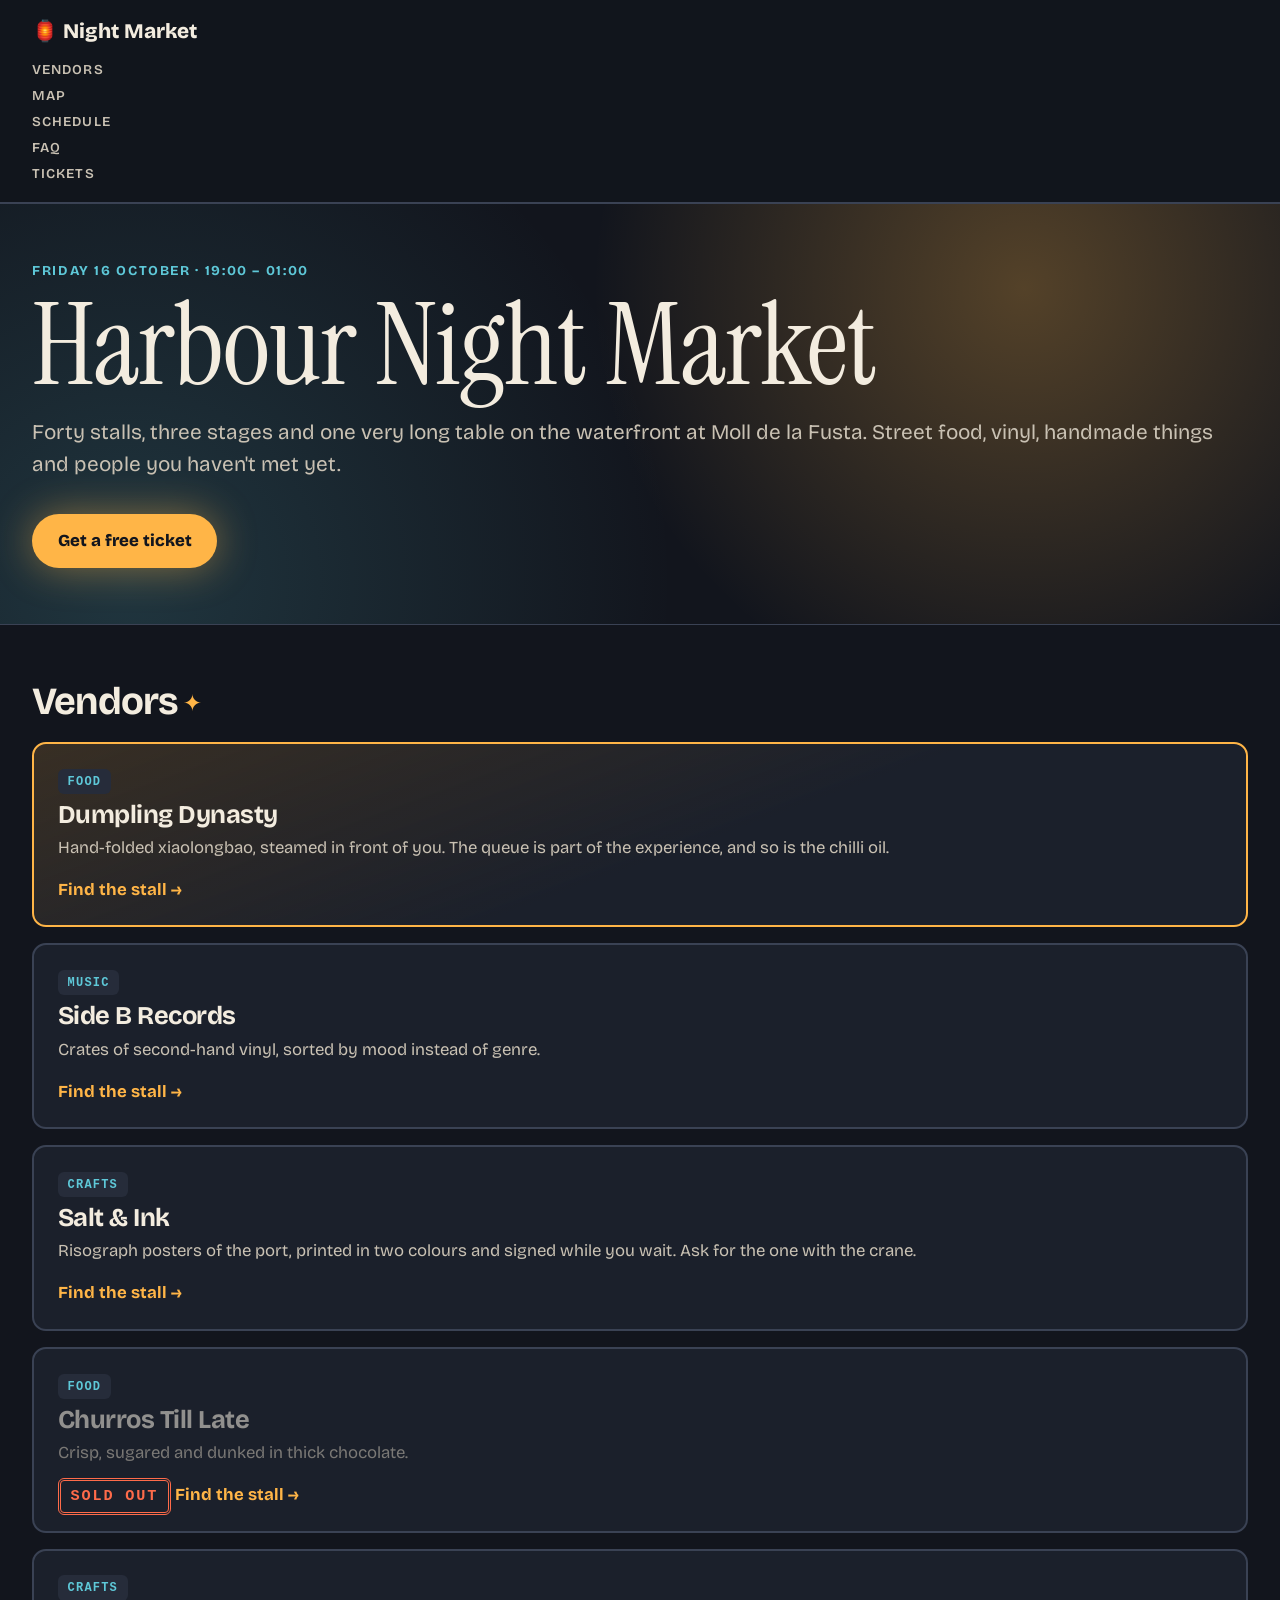
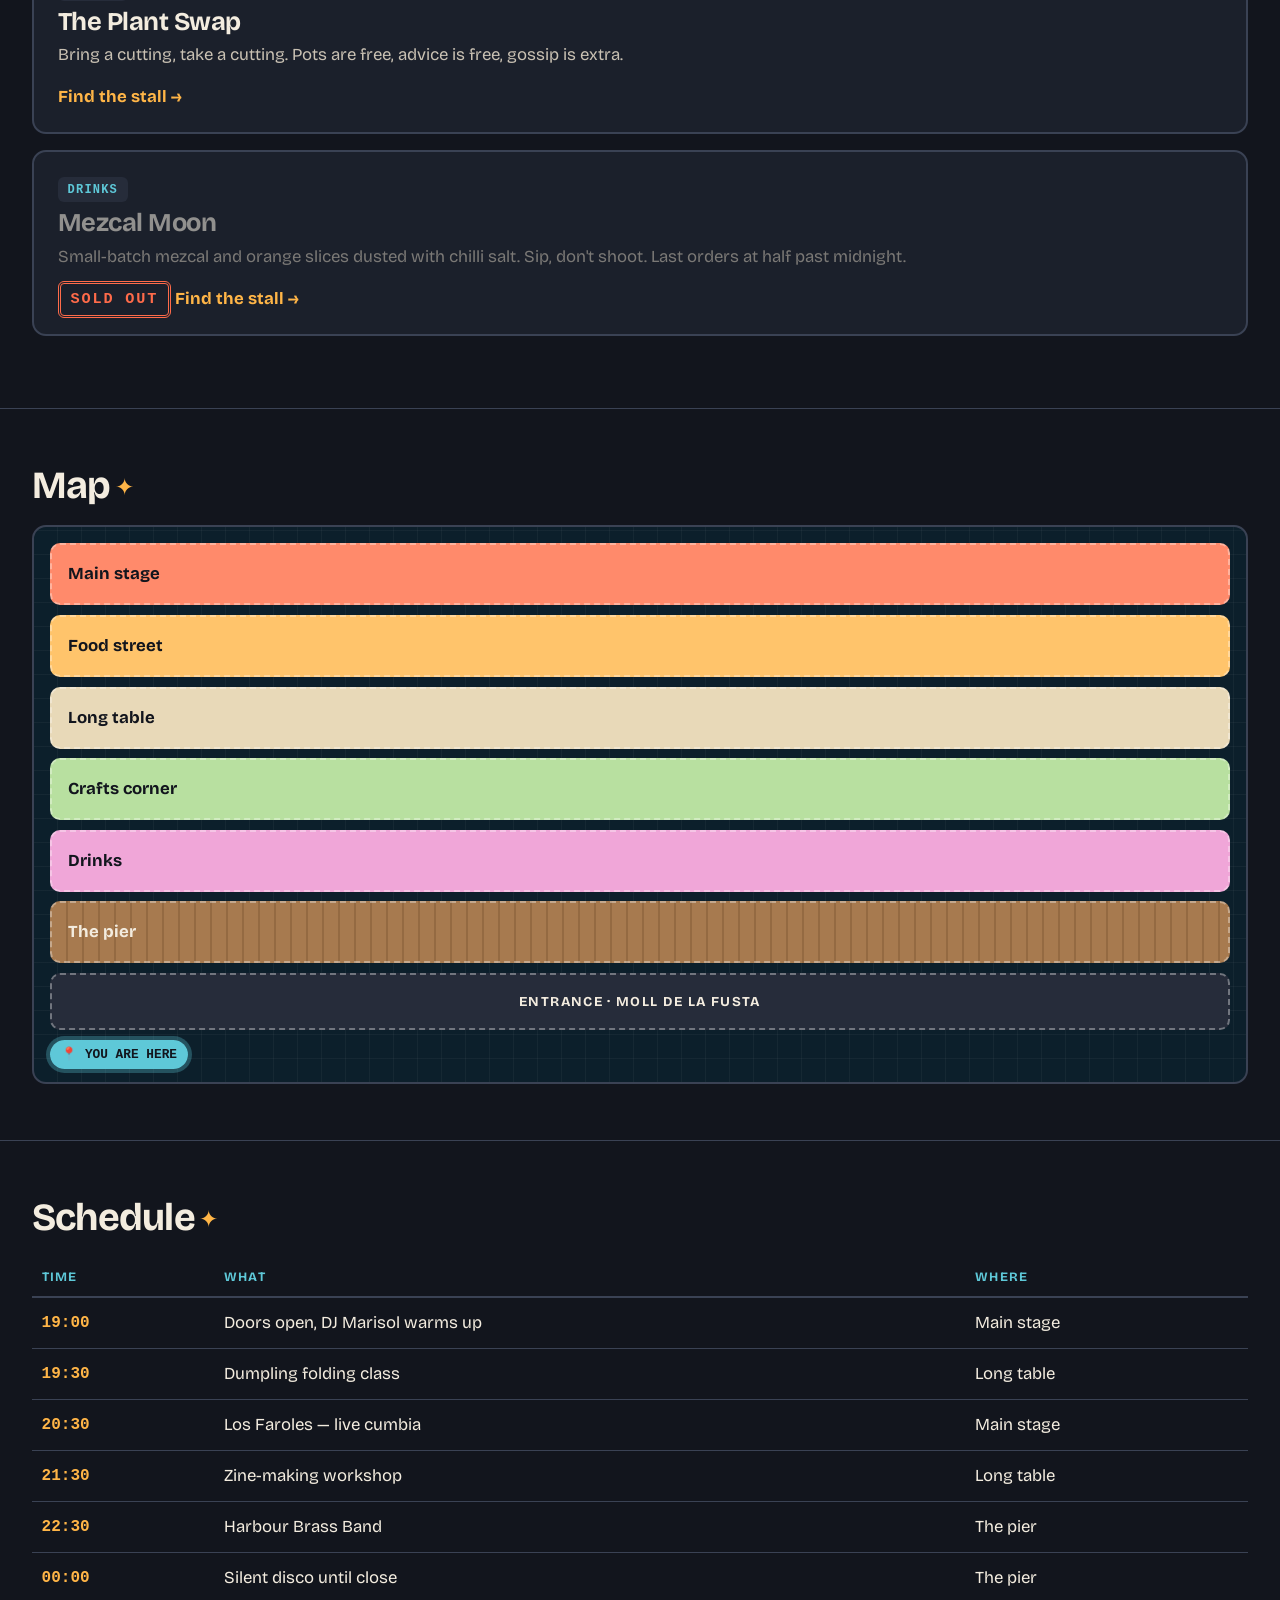
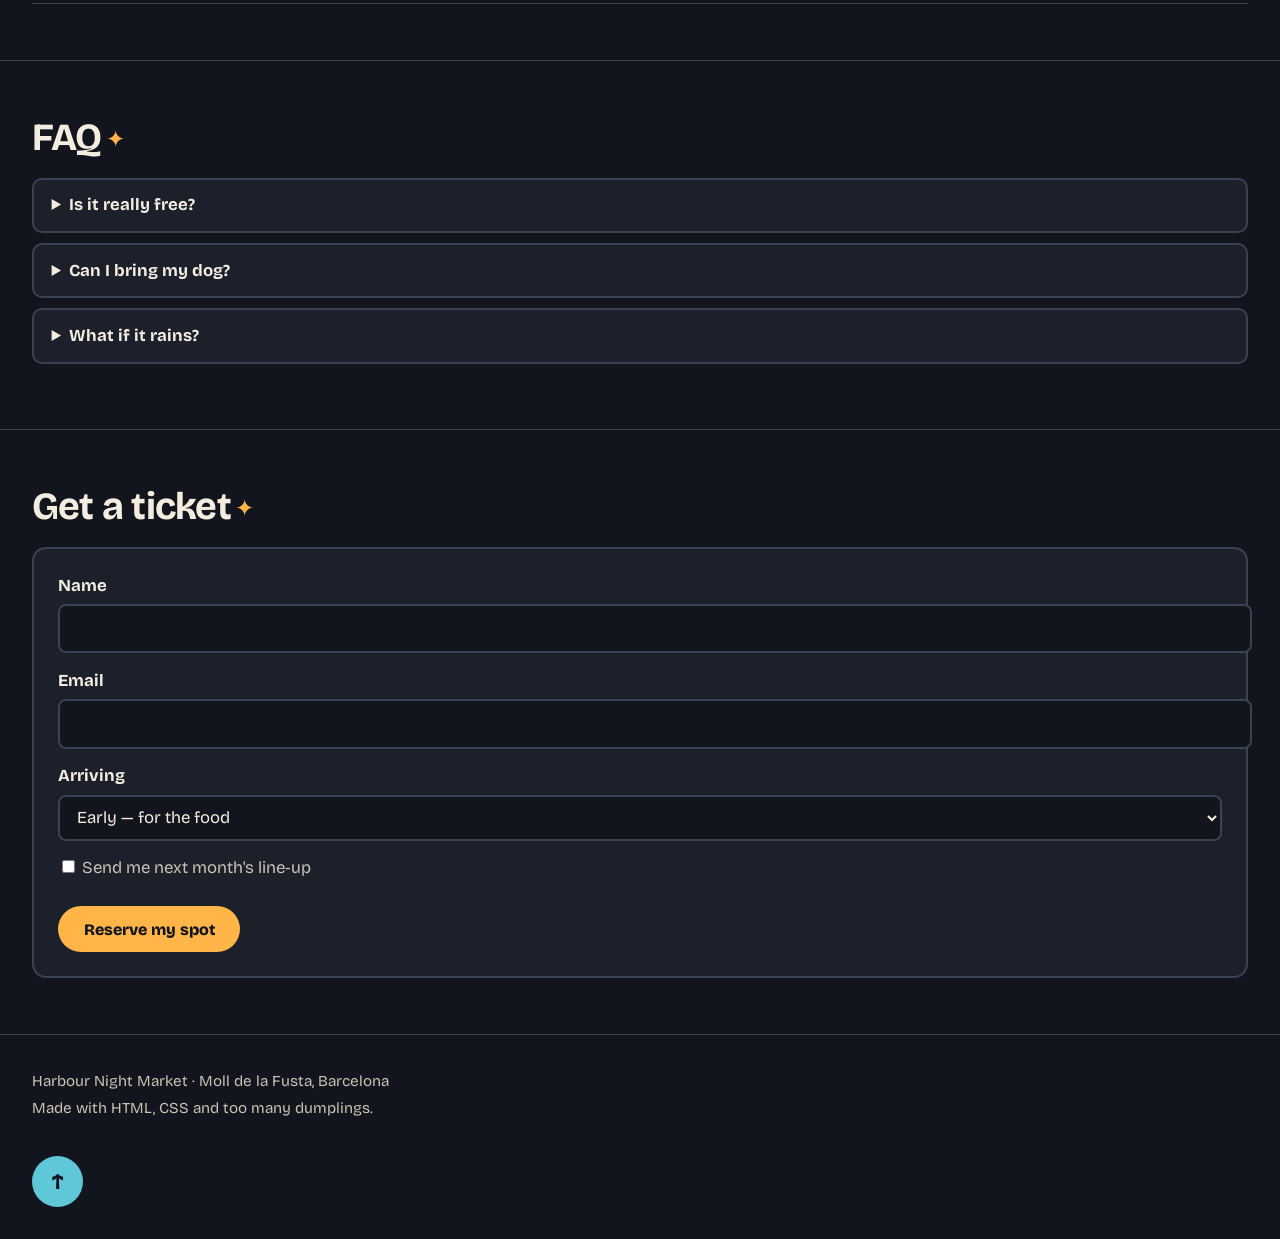
<file: 03-layout/project/starter/index.html>
<!doctype html>
<html lang="en">
<head>
  <meta charset="utf-8">
  <meta name="viewport" content="width=device-width, initial-scale=1">
  <link rel="icon" href="data:image/svg+xml,%3Csvg xmlns=%22http://www.w3.org/2000/svg%22 viewBox=%220 0 100 100%22%3E%3Ctext y=%22.9em%22 font-size=%2290%22%3E🏮%3C/text%3E%3C/svg%3E">
  <title>Harbour Night Market</title>
  <link rel="stylesheet" href="https://fonts.googleapis.com/css2?family=Bricolage+Grotesque:opsz,wght@12..96,400..800&family=Instrument+Serif:ital@0;1&display=swap">
  <!-- 1. How it looks. Ours, or swap in your style.css from last time. -->
  <link rel="stylesheet" href="css/outfit.css">
  <!-- 2. Where things go. Today's file. -->
  <link rel="stylesheet" href="css/layout.css">
</head>
<body>
  <header class="site-header" id="top">
    <a class="logo" href="#top">🏮 Night Market</a>
    <nav class="main-nav" aria-label="Main">
      <ul>
        <li><a href="#vendors">Vendors</a></li>
        <li><a href="#map">Map</a></li>
        <li><a href="#schedule">Schedule</a></li>
        <li><a href="#faq">FAQ</a></li>
        <li><a href="#tickets">Tickets</a></li>
      </ul>
    </nav>
  </header>

  <main>
    <section class="hero">
      <p class="eyebrow">Friday 16 October · 19:00 – 01:00</p>
      <h1>Harbour Night Market</h1>
      <p class="lead">Forty stalls, three stages and one very long table on the waterfront at Moll de la Fusta. Street food, vinyl, handmade things and people you haven't met yet.</p>
      <a class="button" href="#tickets">Get a free ticket</a>
    </section>

    <section id="vendors">
      <h2>Vendors</h2>
      <ul class="vendor-list">
        <li class="vendor-card featured">
          <span class="tag">Food</span>
          <h3>Dumpling Dynasty</h3>
          <p>Hand-folded xiaolongbao, steamed in front of you. The queue is part of the experience, and so is the chilli oil.</p>
          <a class="card-link" href="#map">Find the stall →</a>
        </li>
        <li class="vendor-card">
          <span class="tag">Music</span>
          <h3>Side B Records</h3>
          <p>Crates of second-hand vinyl, sorted by mood instead of genre.</p>
          <a class="card-link" href="#map">Find the stall →</a>
        </li>
        <li class="vendor-card">
          <span class="tag">Crafts</span>
          <h3>Salt &amp; Ink</h3>
          <p>Risograph posters of the port, printed in two colours and signed while you wait. Ask for the one with the crane.</p>
          <a class="card-link" href="#map">Find the stall →</a>
        </li>
        <li class="vendor-card sold-out">
          <span class="tag">Food</span>
          <h3>Churros Till Late</h3>
          <p>Crisp, sugared and dunked in thick chocolate.</p>
          <strong class="badge">Sold out</strong>
          <a class="card-link" href="#map">Find the stall →</a>
        </li>
        <li class="vendor-card">
          <span class="tag">Crafts</span>
          <h3>The Plant Swap</h3>
          <p>Bring a cutting, take a cutting. Pots are free, advice is free, gossip is extra.</p>
          <a class="card-link" href="#map">Find the stall →</a>
        </li>
        <li class="vendor-card sold-out">
          <span class="tag">Drinks</span>
          <h3>Mezcal Moon</h3>
          <p>Small-batch mezcal and orange slices dusted with chilli salt. Sip, don't shoot. Last orders at half past midnight.</p>
          <strong class="badge">Sold out</strong>
          <a class="card-link" href="#map">Find the stall →</a>
        </li>
      </ul>
    </section>

    <section id="map">
      <h2>Map</h2>
      <div class="market-map">
        <div class="zone stage">Main stage</div>
        <div class="zone food">Food street</div>
        <div class="zone table">Long table</div>
        <div class="zone crafts">Crafts corner</div>
        <div class="zone drinks">Drinks</div>
        <div class="zone pier">The pier</div>
        <div class="zone gate">Entrance · Moll de la Fusta</div>
        <span class="you-are-here">You are here</span>
      </div>
    </section>

    <section id="schedule">
      <h2>Schedule</h2>
      <table class="schedule">
        <thead>
          <tr><th>Time</th><th>What</th><th>Where</th></tr>
        </thead>
        <tbody>
          <tr><td>19:00</td><td>Doors open, DJ Marisol warms up</td><td>Main stage</td></tr>
          <tr><td>19:30</td><td>Dumpling folding class</td><td>Long table</td></tr>
          <tr><td>20:30</td><td>Los Faroles — live cumbia</td><td>Main stage</td></tr>
          <tr><td>21:30</td><td>Zine-making workshop</td><td>Long table</td></tr>
          <tr><td>22:30</td><td>Harbour Brass Band</td><td>The pier</td></tr>
          <tr><td>00:00</td><td>Silent disco until close</td><td>The pier</td></tr>
        </tbody>
      </table>
    </section>

    <section id="faq">
      <h2>FAQ</h2>
      <details>
        <summary>Is it really free?</summary>
        <p>Entry is free. Bring cash or a card for the stalls.</p>
      </details>
      <details>
        <summary>Can I bring my dog?</summary>
        <p>Yes, on a leash. The dumplings are not for dogs.</p>
      </details>
      <details>
        <summary>What if it rains?</summary>
        <p>We move under the big tent next to the main stage. The market has never closed early.</p>
      </details>
    </section>

    <section id="tickets">
      <h2>Get a ticket</h2>
      <form class="ticket-form">
        <label for="name">Name</label>
        <input id="name" name="name" type="text" autocomplete="name" required>

        <label for="email">Email</label>
        <input id="email" name="email" type="email" autocomplete="email" required>

        <label for="arrival">Arriving</label>
        <select id="arrival" name="arrival">
          <option>Early — for the food</option>
          <option>Late — for the music</option>
          <option>Whenever — for the vibes</option>
        </select>

        <label class="check"><input type="checkbox" name="news"> Send me next month's line-up</label>

        <button type="submit">Reserve my spot</button>
      </form>
    </section>
  </main>

  <footer class="site-footer">
    <p>Harbour Night Market · Moll de la Fusta, Barcelona</p>
    <p>Made with HTML, CSS and too many dumplings.</p>
  </footer>

  <a class="to-top" href="#top" aria-label="Back to top">↑</a>
</body>
</html>
</file>
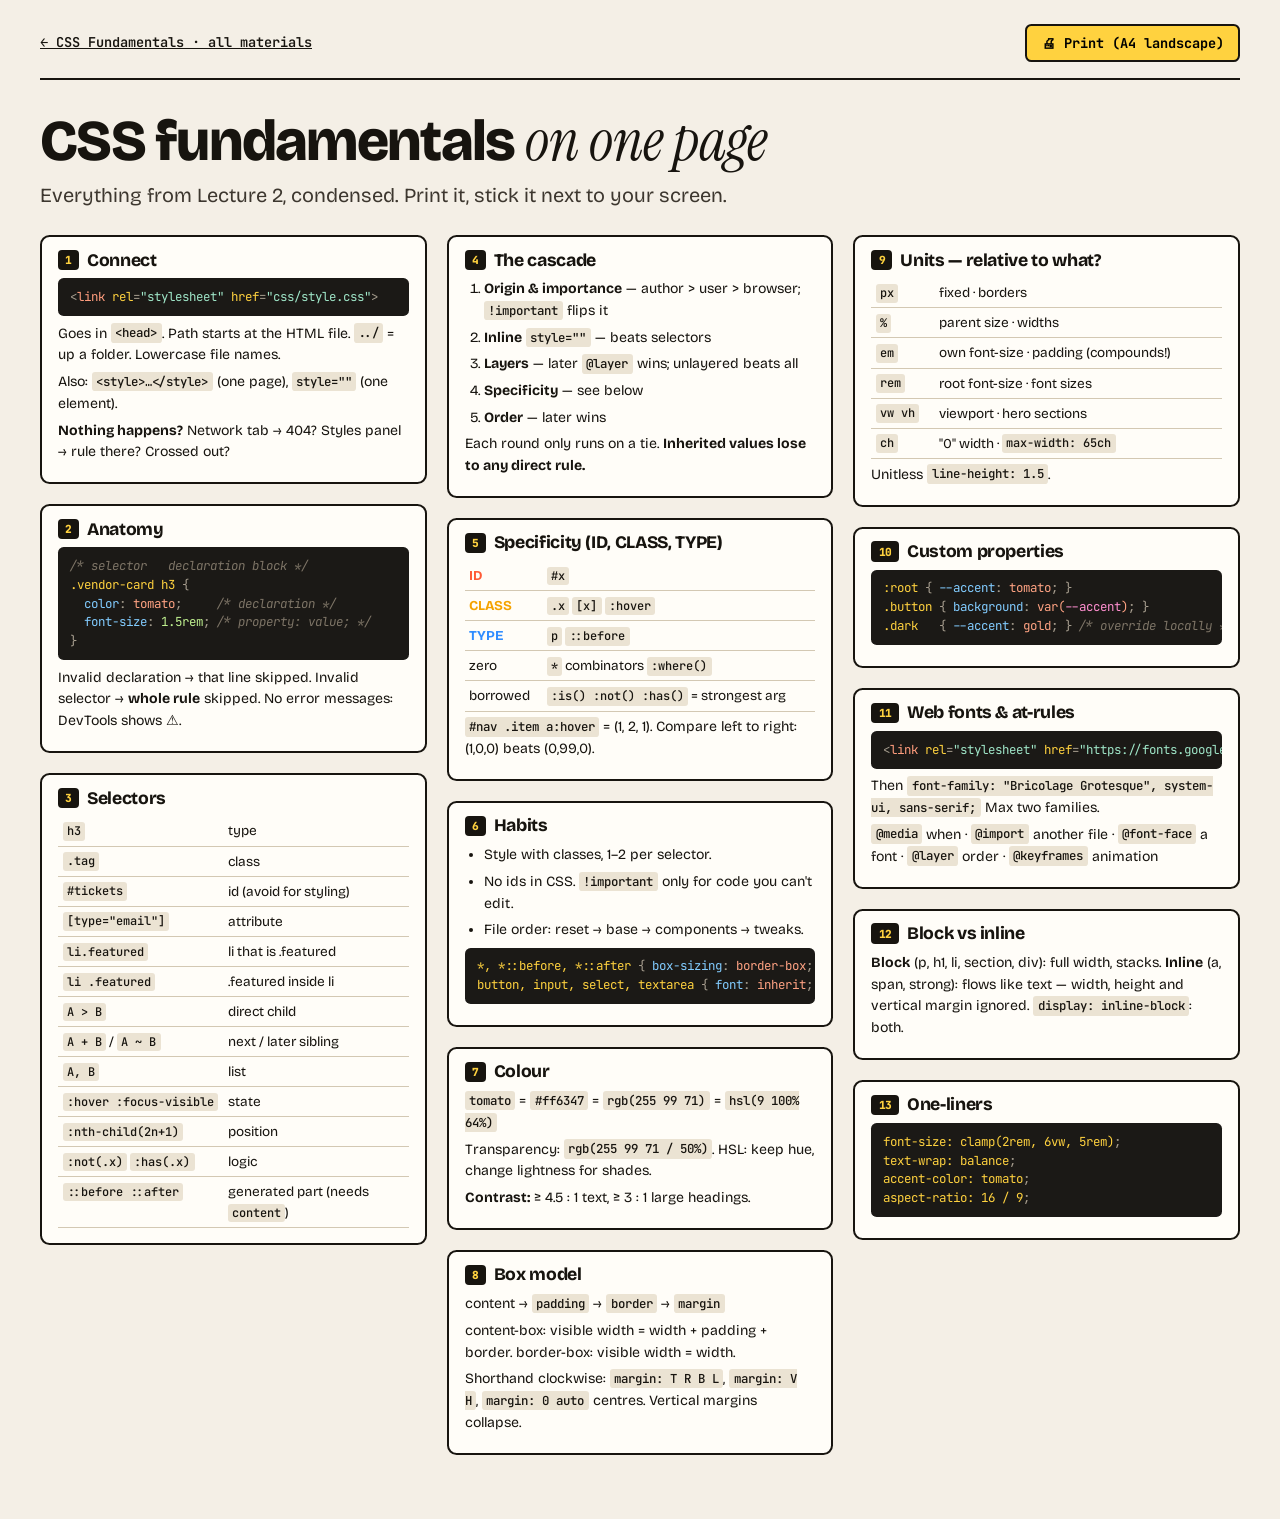
<file: 02-css-fundamentals/cheatsheet.html>
<!doctype html>
<html lang="en">
<head>
  <meta charset="utf-8">
  <link rel="icon" href="data:image/svg+xml,%3Csvg xmlns=%22http://www.w3.org/2000/svg%22 viewBox=%220 0 100 100%22%3E%3Ctext y=%22.9em%22 font-size=%2290%22%3E🏮%3C/text%3E%3C/svg%3E">
  <meta name="viewport" content="width=device-width, initial-scale=1">
  <title>CSS fundamentals · cheat sheet</title>
  <link rel="stylesheet" href="https://fonts.googleapis.com/css2?family=Bricolage+Grotesque:opsz,wght@12..96,400..800&family=Instrument+Serif:ital@0;1&family=JetBrains+Mono:wght@400;700&display=swap">
  <link rel="stylesheet" href="assets/kit.css">
  <script src="assets/kit.js" defer></script>
  <style>
    .sheet { columns: 3 19rem; column-gap: 1.25rem; }
    .box { break-inside: avoid; background: var(--white); border: 2px solid var(--ink); border-radius: 0.6rem; padding: 0.8rem 1rem 0.9rem; margin: 0 0 1.25rem; }
    .box h2 { margin: 0 0 0.5rem; font-size: 1.1rem; display: flex; align-items: center; gap: 0.5rem; }
    .box h2 span { font: 800 0.7rem var(--font-mono); background: var(--ink); color: var(--yellow); padding: 0.2rem 0.45rem; border-radius: 0.25rem; }
    .box pre.code { font-size: 0.78rem; padding: 0.6rem 0.75rem; margin: 0.4rem 0; }
    .box table { width: 100%; border-collapse: collapse; font-size: 0.85rem; }
    .box td { padding: 0.25rem 0.3rem; border-bottom: 1px solid var(--line); vertical-align: top; }
    .box td:first-child { white-space: nowrap; }
    .box p, .box li { font-size: 0.88rem; margin: 0.3rem 0; }
    .box ol, .box ul { padding-left: 1.2rem; margin: 0.3rem 0; }
    .print { font: 700 0.85rem var(--font-mono); border: 2px solid var(--ink); background: var(--yellow); padding: 0.5rem 0.9rem; border-radius: 0.4rem; cursor: pointer; }
    @media print {
      @page { size: A4 landscape; margin: 10mm; }
      .page { background: #fff; font-size: 10pt; }
      .page-top, .print, .intro { display: none; }
      .page-wrap { padding: 0; max-width: none; }
      .page h1 { font-size: 20pt; margin-bottom: 4mm; }
      .sheet { columns: 3; column-gap: 5mm; }
      .box { padding: 2.5mm 3mm; margin-bottom: 3mm; border-width: 1px; }
      .box pre.code { font-size: 7pt; }
      .box td, .box p, .box li { font-size: 8pt; }
    }
  </style>
</head>
<body class="page">
  <div class="page-wrap">
    <div class="page-top"><a href="index.html">← CSS Fundamentals · all materials</a><button class="print" type="button" onclick="print()">🖨 Print (A4 landscape)</button></div>
    <h1>CSS fundamentals <em>on one page</em></h1>
    <p class="intro">Everything from Lecture 2, condensed. Print it, stick it next to your screen.</p>

    <div class="sheet">
      <section class="box">
        <h2><span>1</span> Connect</h2>
        <pre class="code" data-lang="html">&lt;link rel="stylesheet" href="css/style.css"&gt;</pre>
        <p>Goes in <code>&lt;head&gt;</code>. Path starts at the HTML file. <code>../</code> = up a folder. Lowercase file names.</p>
        <p>Also: <code>&lt;style&gt;…&lt;/style&gt;</code> (one page), <code>style=""</code> (one element).</p>
        <p><b>Nothing happens?</b> Network tab → 404? Styles panel → rule there? Crossed out?</p>
      </section>

      <section class="box">
        <h2><span>2</span> Anatomy</h2>
        <pre class="code" data-lang="css">/* selector   declaration block */
.vendor-card h3 {
  color: tomato;     /* declaration */
  font-size: 1.5rem; /* property: value; */
}</pre>
        <p>Invalid declaration → that line skipped. Invalid selector → <b>whole rule</b> skipped. No error messages: DevTools shows ⚠.</p>
      </section>

      <section class="box">
        <h2><span>3</span> Selectors</h2>
        <table>
          <tr><td><code>h3</code></td><td>type</td></tr>
          <tr><td><code>.tag</code></td><td>class</td></tr>
          <tr><td><code>#tickets</code></td><td>id (avoid for styling)</td></tr>
          <tr><td><code>[type="email"]</code></td><td>attribute</td></tr>
          <tr><td><code>li.featured</code></td><td>li that is .featured</td></tr>
          <tr><td><code>li .featured</code></td><td>.featured inside li</td></tr>
          <tr><td><code>A &gt; B</code></td><td>direct child</td></tr>
          <tr><td><code>A + B</code> / <code>A ~ B</code></td><td>next / later sibling</td></tr>
          <tr><td><code>A, B</code></td><td>list</td></tr>
          <tr><td><code>:hover :focus-visible</code></td><td>state</td></tr>
          <tr><td><code>:nth-child(2n+1)</code></td><td>position</td></tr>
          <tr><td><code>:not(.x)</code> <code>:has(.x)</code></td><td>logic</td></tr>
          <tr><td><code>::before ::after</code></td><td>generated part (needs <code>content</code>)</td></tr>
        </table>
      </section>

      <section class="box">
        <h2><span>4</span> The cascade</h2>
        <ol>
          <li><b>Origin &amp; importance</b> — author &gt; user &gt; browser; <code>!important</code> flips it</li>
          <li><b>Inline</b> <code>style=""</code> — beats selectors</li>
          <li><b>Layers</b> — later <code>@layer</code> wins; unlayered beats all</li>
          <li><b>Specificity</b> — see below</li>
          <li><b>Order</b> — later wins</li>
        </ol>
        <p>Each round only runs on a tie. <b>Inherited values lose to any direct rule.</b></p>
      </section>

      <section class="box">
        <h2><span>5</span> Specificity (ID, CLASS, TYPE)</h2>
        <table>
          <tr><td><b style="color:var(--spec-a)">ID</b></td><td><code>#x</code></td></tr>
          <tr><td><b style="color:var(--spec-b)">CLASS</b></td><td><code>.x</code> <code>[x]</code> <code>:hover</code></td></tr>
          <tr><td><b style="color:var(--spec-c)">TYPE</b></td><td><code>p</code> <code>::before</code></td></tr>
          <tr><td>zero</td><td><code>*</code> combinators <code>:where()</code></td></tr>
          <tr><td>borrowed</td><td><code>:is() :not() :has()</code> = strongest arg</td></tr>
        </table>
        <p><code>#nav .item a:hover</code> = (1, 2, 1). Compare left to right: (1,0,0) beats (0,99,0).</p>
      </section>

      <section class="box">
        <h2><span>6</span> Habits</h2>
        <ul>
          <li>Style with classes, 1–2 per selector.</li>
          <li>No ids in CSS. <code>!important</code> only for code you can't edit.</li>
          <li>File order: reset → base → components → tweaks.</li>
        </ul>
        <pre class="code" data-lang="css">*, *::before, *::after { box-sizing: border-box; }
button, input, select, textarea { font: inherit; }</pre>
      </section>

      <section class="box">
        <h2><span>7</span> Colour</h2>
        <p><code>tomato</code> = <code>#ff6347</code> = <code>rgb(255 99 71)</code> = <code>hsl(9 100% 64%)</code></p>
        <p>Transparency: <code>rgb(255 99 71 / 50%)</code>. HSL: keep hue, change lightness for shades.</p>
        <p><b>Contrast:</b> ≥ 4.5 : 1 text, ≥ 3 : 1 large headings.</p>
      </section>

      <section class="box">
        <h2><span>8</span> Box model</h2>
        <p>content → <code>padding</code> → <code>border</code> → <code>margin</code></p>
        <p>content-box: visible width = width + padding + border. border-box: visible width = width.</p>
        <p>Shorthand clockwise: <code>margin: T R B L</code>, <code>margin: V H</code>, <code>margin: 0 auto</code> centres. Vertical margins collapse.</p>
      </section>

      <section class="box">
        <h2><span>9</span> Units — relative to what?</h2>
        <table>
          <tr><td><code>px</code></td><td>fixed · borders</td></tr>
          <tr><td><code>%</code></td><td>parent size · widths</td></tr>
          <tr><td><code>em</code></td><td>own font-size · padding (compounds!)</td></tr>
          <tr><td><code>rem</code></td><td>root font-size · font sizes</td></tr>
          <tr><td><code>vw vh</code></td><td>viewport · hero sections</td></tr>
          <tr><td><code>ch</code></td><td>"0" width · <code>max-width: 65ch</code></td></tr>
        </table>
        <p>Unitless <code>line-height: 1.5</code>.</p>
      </section>

      <section class="box">
        <h2><span>10</span> Custom properties</h2>
        <pre class="code" data-lang="css">:root { --accent: tomato; }
.button { background: var(--accent); }
.dark   { --accent: gold; } /* override locally */</pre>
      </section>

      <section class="box">
        <h2><span>11</span> Web fonts &amp; at-rules</h2>
        <pre class="code" data-lang="html">&lt;link rel="stylesheet" href="https://fonts.googleapis.com/css2?family=Bricolage+Grotesque&amp;display=swap"&gt;</pre>
        <p>Then <code>font-family: "Bricolage Grotesque", system-ui, sans-serif;</code> Max two families.</p>
        <p><code>@media</code> when · <code>@import</code> another file · <code>@font-face</code> a font · <code>@layer</code> order · <code>@keyframes</code> animation</p>
      </section>

      <section class="box">
        <h2><span>12</span> Block vs inline</h2>
        <p><b>Block</b> (p, h1, li, section, div): full width, stacks. <b>Inline</b> (a, span, strong): flows like text — width, height and vertical margin ignored. <code>display: inline-block</code>: both.</p>
      </section>

      <section class="box">
        <h2><span>13</span> One-liners</h2>
        <pre class="code" data-lang="css">font-size: clamp(2rem, 6vw, 5rem);
text-wrap: balance;
accent-color: tomato;
aspect-ratio: 16 / 9;</pre>
      </section>
    </div>
  </div>
</body>
</html>
</file>
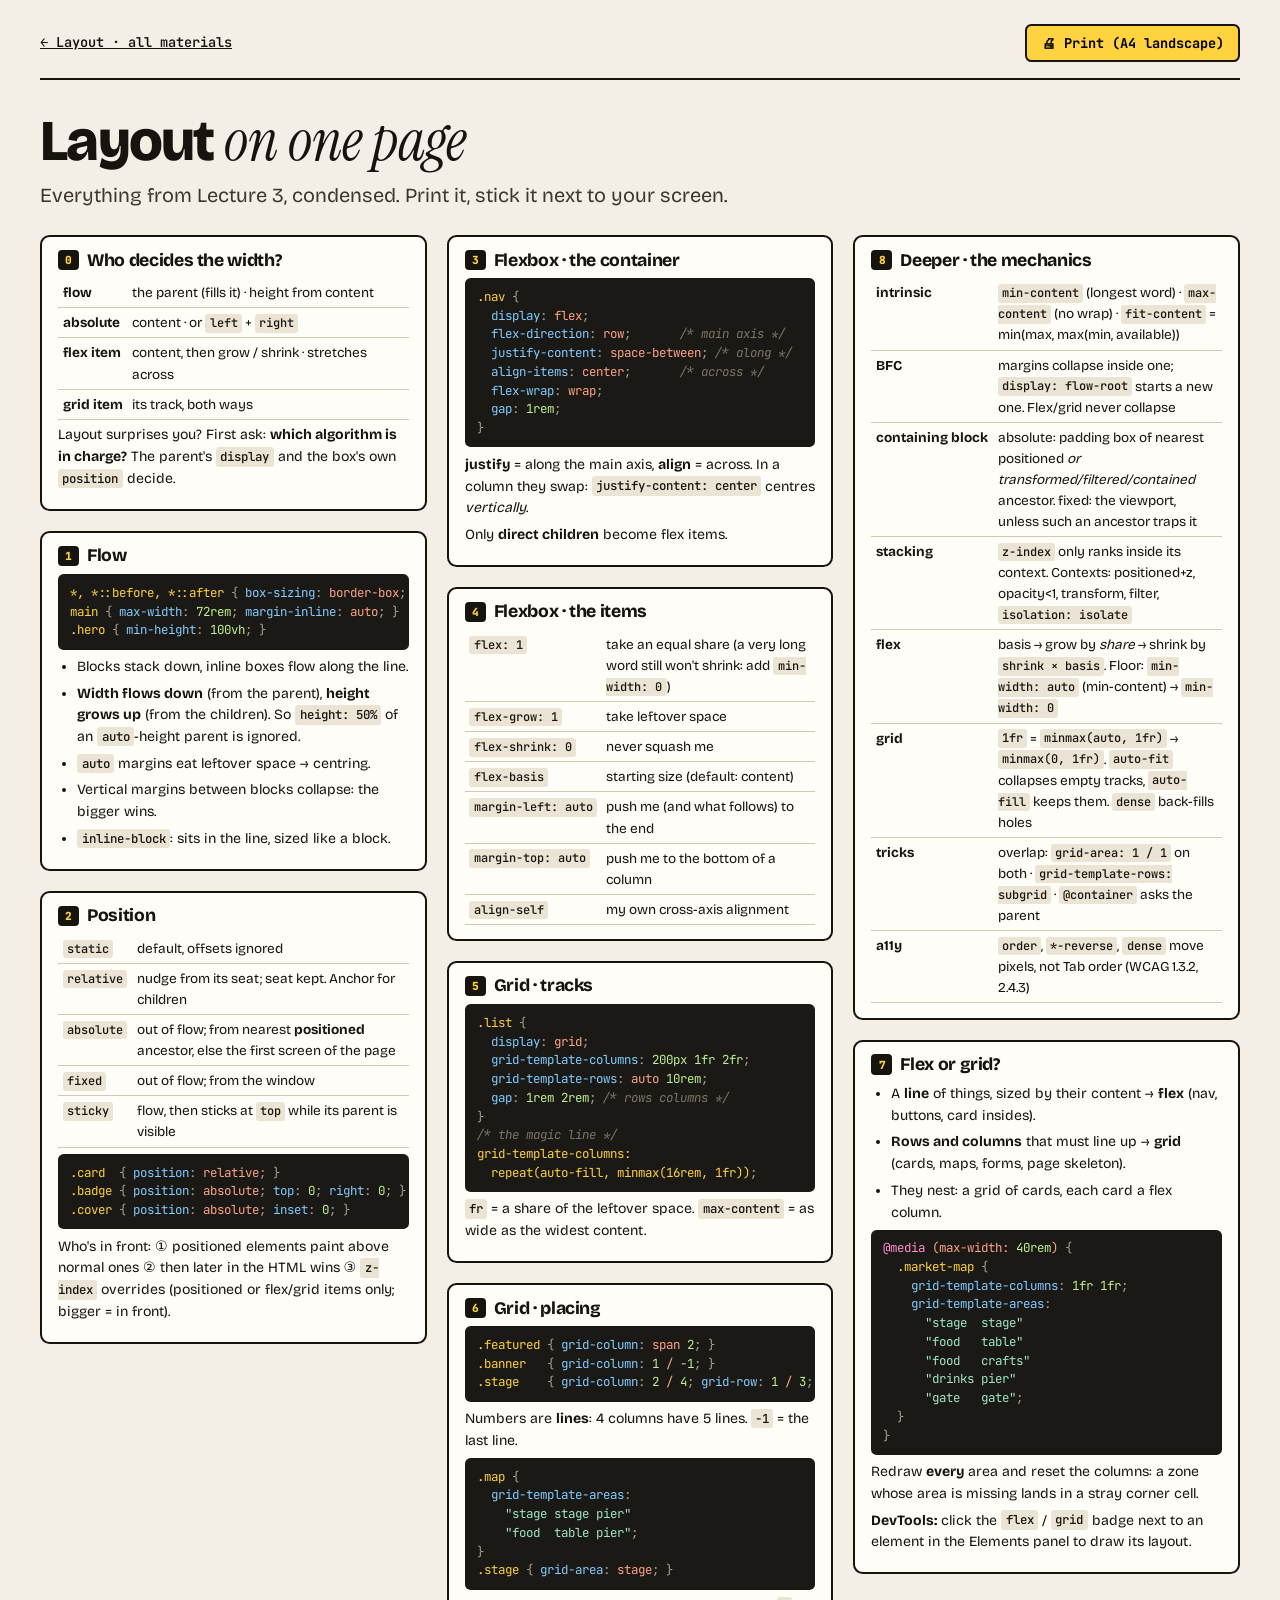
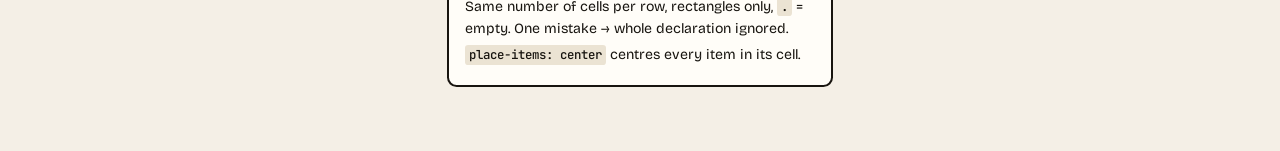
<file: 03-layout/cheatsheet.html>
<!doctype html>
<html lang="en">
<head>
  <meta charset="utf-8">
  <link rel="icon" href="data:image/svg+xml,%3Csvg xmlns=%22http://www.w3.org/2000/svg%22 viewBox=%220 0 100 100%22%3E%3Ctext y=%22.9em%22 font-size=%2290%22%3E🏮%3C/text%3E%3C/svg%3E">
  <meta name="viewport" content="width=device-width, initial-scale=1">
  <title>Layout · cheat sheet</title>
  <link rel="stylesheet" href="https://fonts.googleapis.com/css2?family=Bricolage+Grotesque:opsz,wght@12..96,400..800&family=Instrument+Serif:ital@0;1&family=JetBrains+Mono:wght@400;700&display=swap">
  <link rel="stylesheet" href="assets/kit.css">
  <script src="assets/kit.js" defer></script>
  <style>
    .sheet { columns: 3 19rem; column-gap: 1.25rem; }
    .box { break-inside: avoid; background: var(--white); border: 2px solid var(--ink); border-radius: 0.6rem; padding: 0.8rem 1rem 0.9rem; margin: 0 0 1.25rem; }
    .box h2 { margin: 0 0 0.5rem; font-size: 1.1rem; display: flex; align-items: center; gap: 0.5rem; }
    .box h2 span { font: 800 0.7rem var(--font-mono); background: var(--ink); color: var(--yellow); padding: 0.2rem 0.45rem; border-radius: 0.25rem; }
    .box pre.code { font-size: 0.78rem; padding: 0.6rem 0.75rem; margin: 0.4rem 0; }
    .box table { width: 100%; border-collapse: collapse; font-size: 0.85rem; }
    .box td { padding: 0.25rem 0.3rem; border-bottom: 1px solid var(--line); vertical-align: top; }
    .box td:first-child { white-space: nowrap; }
    .box p, .box li { font-size: 0.88rem; margin: 0.3rem 0; }
    .box ol, .box ul { padding-left: 1.2rem; margin: 0.3rem 0; }
    .print { font: 700 0.85rem var(--font-mono); border: 2px solid var(--ink); background: var(--yellow); padding: 0.5rem 0.9rem; border-radius: 0.4rem; cursor: pointer; }
    @media print {
      @page { size: A4 landscape; margin: 10mm; }
      .page { background: #fff; font-size: 10pt; }
      .page-top, .print, .intro { display: none; }
      .page-wrap { padding: 0; max-width: none; }
      .page h1 { font-size: 20pt; margin-bottom: 4mm; }
      .sheet { columns: 3; column-gap: 5mm; }
      .box { padding: 2.5mm 3mm; margin-bottom: 3mm; border-width: 1px; }
      .box pre.code { font-size: 7pt; }
      .box td, .box p, .box li { font-size: 8pt; }
    }
  </style>
</head>
<body class="page">
  <div class="page-wrap">
    <div class="page-top"><a href="index.html">← Layout · all materials</a><button class="print" type="button" onclick="print()">🖨 Print (A4 landscape)</button></div>
    <h1>Layout <em>on one page</em></h1>
    <p class="intro">Everything from Lecture 3, condensed. Print it, stick it next to your screen.</p>

    <div class="sheet">
      <section class="box">
        <h2><span>0</span> Who decides the width?</h2>
        <table>
          <tr><td><b>flow</b></td><td>the parent (fills it) · height from content</td></tr>
          <tr><td><b>absolute</b></td><td>content · or <code>left</code> + <code>right</code></td></tr>
          <tr><td><b>flex item</b></td><td>content, then grow / shrink · stretches across</td></tr>
          <tr><td><b>grid item</b></td><td>its track, both ways</td></tr>
        </table>
        <p>Layout surprises you? First ask: <b>which algorithm is in charge?</b> The parent's <code>display</code> and the box's own <code>position</code> decide.</p>
      </section>

      <section class="box">
        <h2><span>1</span> Flow</h2>
        <pre class="code" data-lang="css">*, *::before, *::after { box-sizing: border-box; }
main { max-width: 72rem; margin-inline: auto; }
.hero { min-height: 100vh; }</pre>
        <ul>
          <li>Blocks stack down, inline boxes flow along the line.</li>
          <li><b>Width flows down</b> (from the parent), <b>height grows up</b> (from the children). So <code>height: 50%</code> of an <code>auto</code>-height parent is ignored.</li>
          <li><code>auto</code> margins eat leftover space → centring.</li>
          <li>Vertical margins between blocks collapse: the bigger wins.</li>
          <li><code>inline-block</code>: sits in the line, sized like a block.</li>
        </ul>
      </section>

      <section class="box">
        <h2><span>2</span> Position</h2>
        <table>
          <tr><td><code>static</code></td><td>default, offsets ignored</td></tr>
          <tr><td><code>relative</code></td><td>nudge from its seat; seat kept. Anchor for children</td></tr>
          <tr><td><code>absolute</code></td><td>out of flow; from nearest <b>positioned</b> ancestor, else the first screen of the page</td></tr>
          <tr><td><code>fixed</code></td><td>out of flow; from the window</td></tr>
          <tr><td><code>sticky</code></td><td>flow, then sticks at <code>top</code> while its parent is visible</td></tr>
        </table>
        <pre class="code" data-lang="css">.card  { position: relative; }
.badge { position: absolute; top: 0; right: 0; }
.cover { position: absolute; inset: 0; }</pre>
        <p>Who's in front: ① positioned elements paint above normal ones ② then later in the HTML wins ③ <code>z-index</code> overrides (positioned or flex/grid items only; bigger = in front).</p>
      </section>

      <section class="box">
        <h2><span>3</span> Flexbox · the container</h2>
        <pre class="code" data-lang="css">.nav {
  display: flex;
  flex-direction: row;       /* main axis */
  justify-content: space-between; /* along */
  align-items: center;       /* across */
  flex-wrap: wrap;
  gap: 1rem;
}</pre>
        <p><b>justify</b> = along the main axis, <b>align</b> = across. In a column they swap: <code>justify-content: center</code> centres <em>vertically</em>.</p>
        <p>Only <b>direct children</b> become flex items.</p>
      </section>

      <section class="box">
        <h2><span>4</span> Flexbox · the items</h2>
        <table>
          <tr><td><code>flex: 1</code></td><td>take an equal share (a very long word still won't shrink: add <code>min-width: 0</code>)</td></tr>
          <tr><td><code>flex-grow: 1</code></td><td>take leftover space</td></tr>
          <tr><td><code>flex-shrink: 0</code></td><td>never squash me</td></tr>
          <tr><td><code>flex-basis</code></td><td>starting size (default: content)</td></tr>
          <tr><td><code>margin-left: auto</code></td><td>push me (and what follows) to the end</td></tr>
          <tr><td><code>margin-top: auto</code></td><td>push me to the bottom of a column</td></tr>
          <tr><td><code>align-self</code></td><td>my own cross-axis alignment</td></tr>
        </table>
      </section>

      <section class="box">
        <h2><span>5</span> Grid · tracks</h2>
        <pre class="code" data-lang="css">.list {
  display: grid;
  grid-template-columns: 200px 1fr 2fr;
  grid-template-rows: auto 10rem;
  gap: 1rem 2rem; /* rows columns */
}
/* the magic line */
grid-template-columns:
  repeat(auto-fill, minmax(16rem, 1fr));</pre>
        <p><code>fr</code> = a share of the leftover space. <code>max-content</code> = as wide as the widest content.</p>
      </section>

      <section class="box">
        <h2><span>6</span> Grid · placing</h2>
        <pre class="code" data-lang="css">.featured { grid-column: span 2; }
.banner   { grid-column: 1 / -1; }
.stage    { grid-column: 2 / 4; grid-row: 1 / 3; }</pre>
        <p>Numbers are <b>lines</b>: 4 columns have 5 lines. <code>-1</code> = the last line.</p>
        <pre class="code" data-lang="css">.map {
  grid-template-areas:
    "stage stage pier"
    "food  table pier";
}
.stage { grid-area: stage; }</pre>
        <p>Same number of cells per row, rectangles only, <code>.</code> = empty. One mistake → whole declaration ignored.</p>
        <p><code>place-items: center</code> centres every item in its cell.</p>
      </section>

      <section class="box">
        <h2><span>8</span> Deeper · the mechanics</h2>
        <table>
          <tr><td><b>intrinsic</b></td><td><code>min-content</code> (longest word) · <code>max-content</code> (no wrap) · <code>fit-content</code> = min(max, max(min, available))</td></tr>
          <tr><td><b>BFC</b></td><td>margins collapse inside one; <code>display: flow-root</code> starts a new one. Flex/grid never collapse</td></tr>
          <tr><td><b>containing block</b></td><td>absolute: padding box of nearest positioned <em>or transformed/filtered/contained</em> ancestor. fixed: the viewport, unless such an ancestor traps it</td></tr>
          <tr><td><b>stacking</b></td><td><code>z-index</code> only ranks inside its context. Contexts: positioned+z, opacity&lt;1, transform, filter, <code>isolation: isolate</code></td></tr>
          <tr><td><b>flex</b></td><td>basis → grow by <em>share</em> → shrink by <code>shrink × basis</code>. Floor: <code>min-width: auto</code> (min-content) → <code>min-width: 0</code></td></tr>
          <tr><td><b>grid</b></td><td><code>1fr</code> = <code>minmax(auto, 1fr)</code> → <code>minmax(0, 1fr)</code>. <code>auto-fit</code> collapses empty tracks, <code>auto-fill</code> keeps them. <code>dense</code> back-fills holes</td></tr>
          <tr><td><b>tricks</b></td><td>overlap: <code>grid-area: 1 / 1</code> on both · <code>grid-template-rows: subgrid</code> · <code>@container</code> asks the parent</td></tr>
          <tr><td><b>a11y</b></td><td><code>order</code>, <code>*-reverse</code>, <code>dense</code> move pixels, not Tab order (WCAG 1.3.2, 2.4.3)</td></tr>
        </table>
      </section>

      <section class="box">
        <h2><span>7</span> Flex or grid?</h2>
        <ul>
          <li>A <b>line</b> of things, sized by their content → <b>flex</b> (nav, buttons, card insides).</li>
          <li><b>Rows and columns</b> that must line up → <b>grid</b> (cards, maps, forms, page skeleton).</li>
          <li>They nest: a grid of cards, each card a flex column.</li>
        </ul>
        <pre class="code" data-lang="css">@media (max-width: 40rem) {
  .market-map {
    grid-template-columns: 1fr 1fr;
    grid-template-areas:
      "stage  stage"
      "food   table"
      "food   crafts"
      "drinks pier"
      "gate   gate";
  }
}</pre>
        <p>Redraw <b>every</b> area and reset the columns: a zone whose area is missing lands in a stray corner cell.</p>
        <p><b>DevTools:</b> click the <code>flex</code> / <code>grid</code> badge next to an element in the Elements panel to draw its layout.</p>
      </section>
    </div>
  </div>
</body>
</html>
</file>
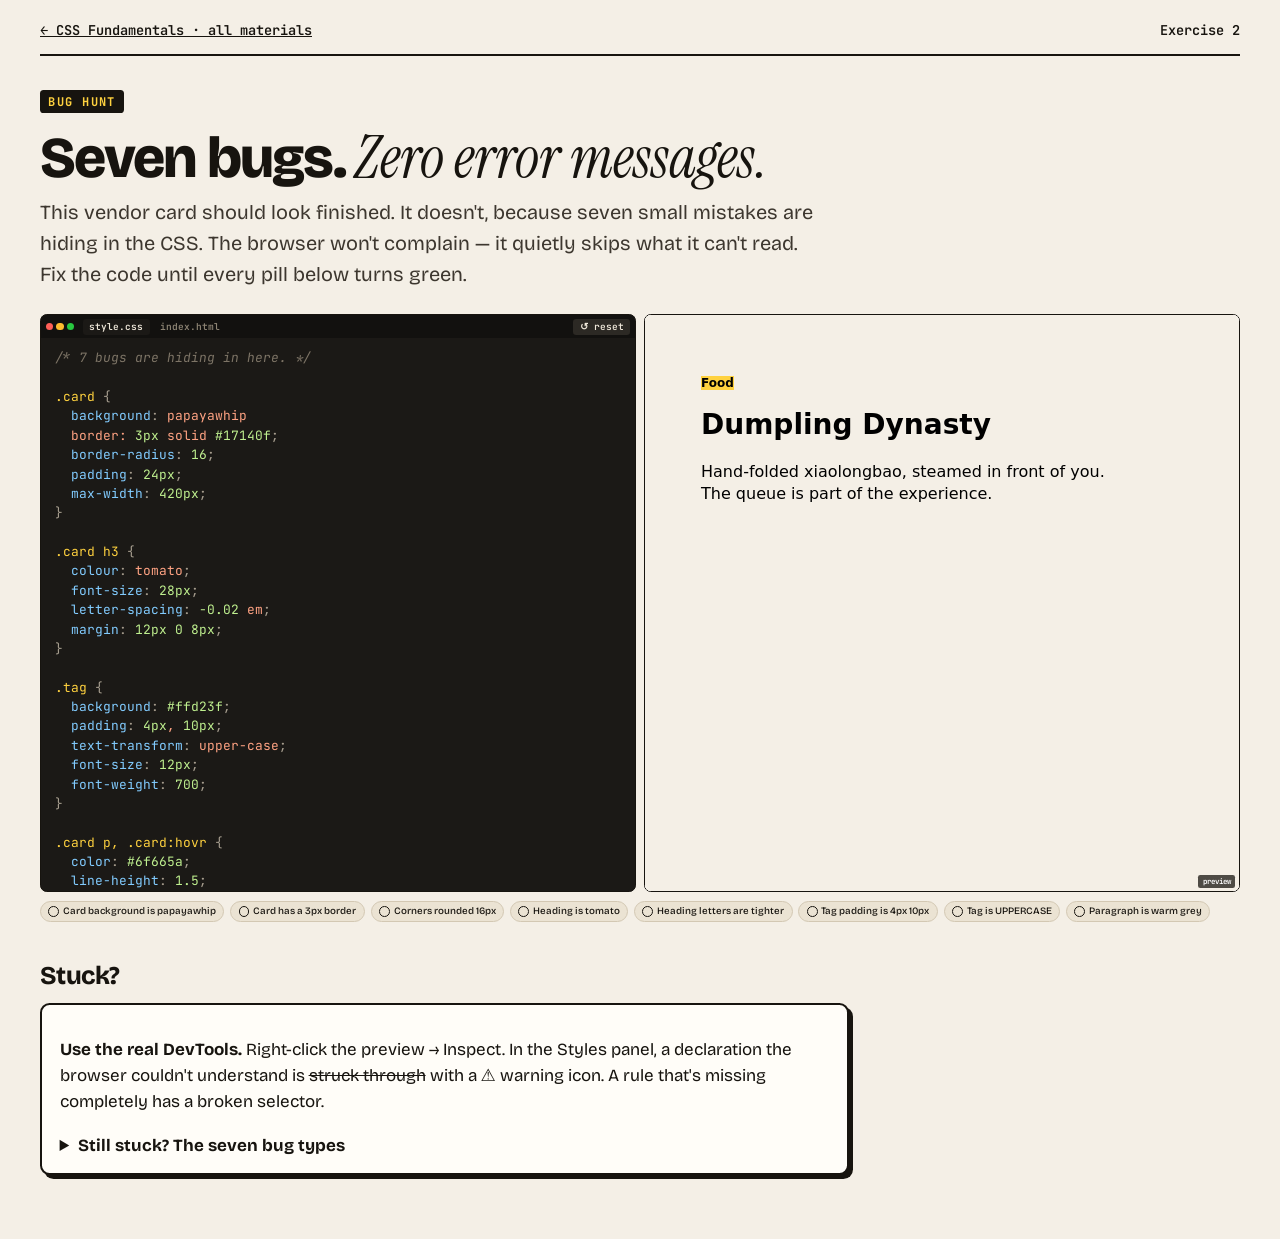
<file: 02-css-fundamentals/exercises/02-bug-hunt.html>
<!doctype html>
<html lang="en">
<head>
  <meta charset="utf-8">
  <link rel="icon" href="data:image/svg+xml,%3Csvg xmlns=%22http://www.w3.org/2000/svg%22 viewBox=%220 0 100 100%22%3E%3Ctext y=%22.9em%22 font-size=%2290%22%3E🏮%3C/text%3E%3C/svg%3E">
  <meta name="viewport" content="width=device-width, initial-scale=1">
  <title>Exercise 2 · Bug hunt</title>
  <link rel="stylesheet" href="https://fonts.googleapis.com/css2?family=Bricolage+Grotesque:opsz,wght@12..96,400..800&family=Instrument+Serif:ital@0;1&family=JetBrains+Mono:wght@400;700&display=swap">
  <link rel="stylesheet" href="../assets/kit.css">
  <script src="../assets/kit.js" defer></script>
</head>
<body class="page">
  <div class="page-wrap">
    <div class="page-top"><a href="../index.html">← CSS Fundamentals · all materials</a><span>Exercise 2</span></div>
    <span class="eyebrow-tag">Bug hunt</span>
    <h1>Seven bugs. <em>Zero error messages.</em></h1>
    <p class="intro">This vendor card should look finished. It doesn't, because seven small mistakes are hiding in the CSS. The browser won't complain — it quietly skips what it can't read. Fix the code until every pill below turns green.</p>

    <div class="live panel tall" data-show-html data-solved="🎉 All seven squashed. You now read CSS like a browser.">
      <script type="text/plain" data-role="html">
        <article class="card">
          <span class="tag">Food</span>
          <h3>Dumpling Dynasty</h3>
          <p>Hand-folded xiaolongbao, steamed in front of you. The queue is part of the experience.</p>
        </article>
      </script>
      <script type="text/plain" data-role="base">
        body { font-family: system-ui, sans-serif; background: #f4efe6; padding: 12px; }
      </script>
      <textarea>
/* 7 bugs are hiding in here. */

.card {
  background: papayawhip
  border: 3px solid #17140f;
  border-radius: 16;
  padding: 24px;
  max-width: 420px;
}

.card h3 {
  colour: tomato;
  font-size: 28px;
  letter-spacing: -0.02 em;
  margin: 12px 0 8px;
}

.tag {
  background: #ffd23f;
  padding: 4px, 10px;
  text-transform: upper-case;
  font-size: 12px;
  font-weight: 700;
}

.card p, .card:hovr {
  color: #6f665a;
  line-height: 1.5;
}
</textarea>
      <script type="application/json" data-role="checks">
        [
          { "label": "Card background is papayawhip", "sel": ".card", "prop": "background-color", "is": "papayawhip" },
          { "label": "Card has a 3px border", "sel": ".card", "prop": "border-top-style", "is": "solid" },
          { "label": "Corners rounded 16px", "sel": ".card", "prop": "border-top-left-radius", "is": "16px" },
          { "label": "Heading is tomato", "sel": ".card h3", "prop": "color", "is": "tomato" },
          { "label": "Heading letters are tighter", "sel": ".card h3", "prop": "letter-spacing", "is": "-0.56px", "raw": true },
          { "label": "Tag padding is 4px 10px", "sel": ".tag", "prop": "padding-left", "is": "10px" },
          { "label": "Tag is UPPERCASE", "sel": ".tag", "prop": "text-transform", "is": "uppercase" },
          { "label": "Paragraph is warm grey", "sel": ".card p", "prop": "color", "is": "#6f665a" }
        ]
      </script>
    </div>

    <h2>Stuck?</h2>
    <div class="tip">
      <p><strong>Use the real DevTools.</strong> Right-click the preview → Inspect. In the Styles panel, a declaration the browser couldn't understand is <s>struck through</s> with a ⚠ warning icon. A rule that's missing completely has a broken selector.</p>
      <details><summary style="cursor:pointer;font-weight:700">Still stuck? The seven bug types</summary><p>A missing semicolon · a missing unit · a misspelled property · a space inside a number · a comma where none belongs · an invalid keyword · a typo in a pseudo-class.</p></details>
    </div>
  </div>
</body>
</html>
</file>
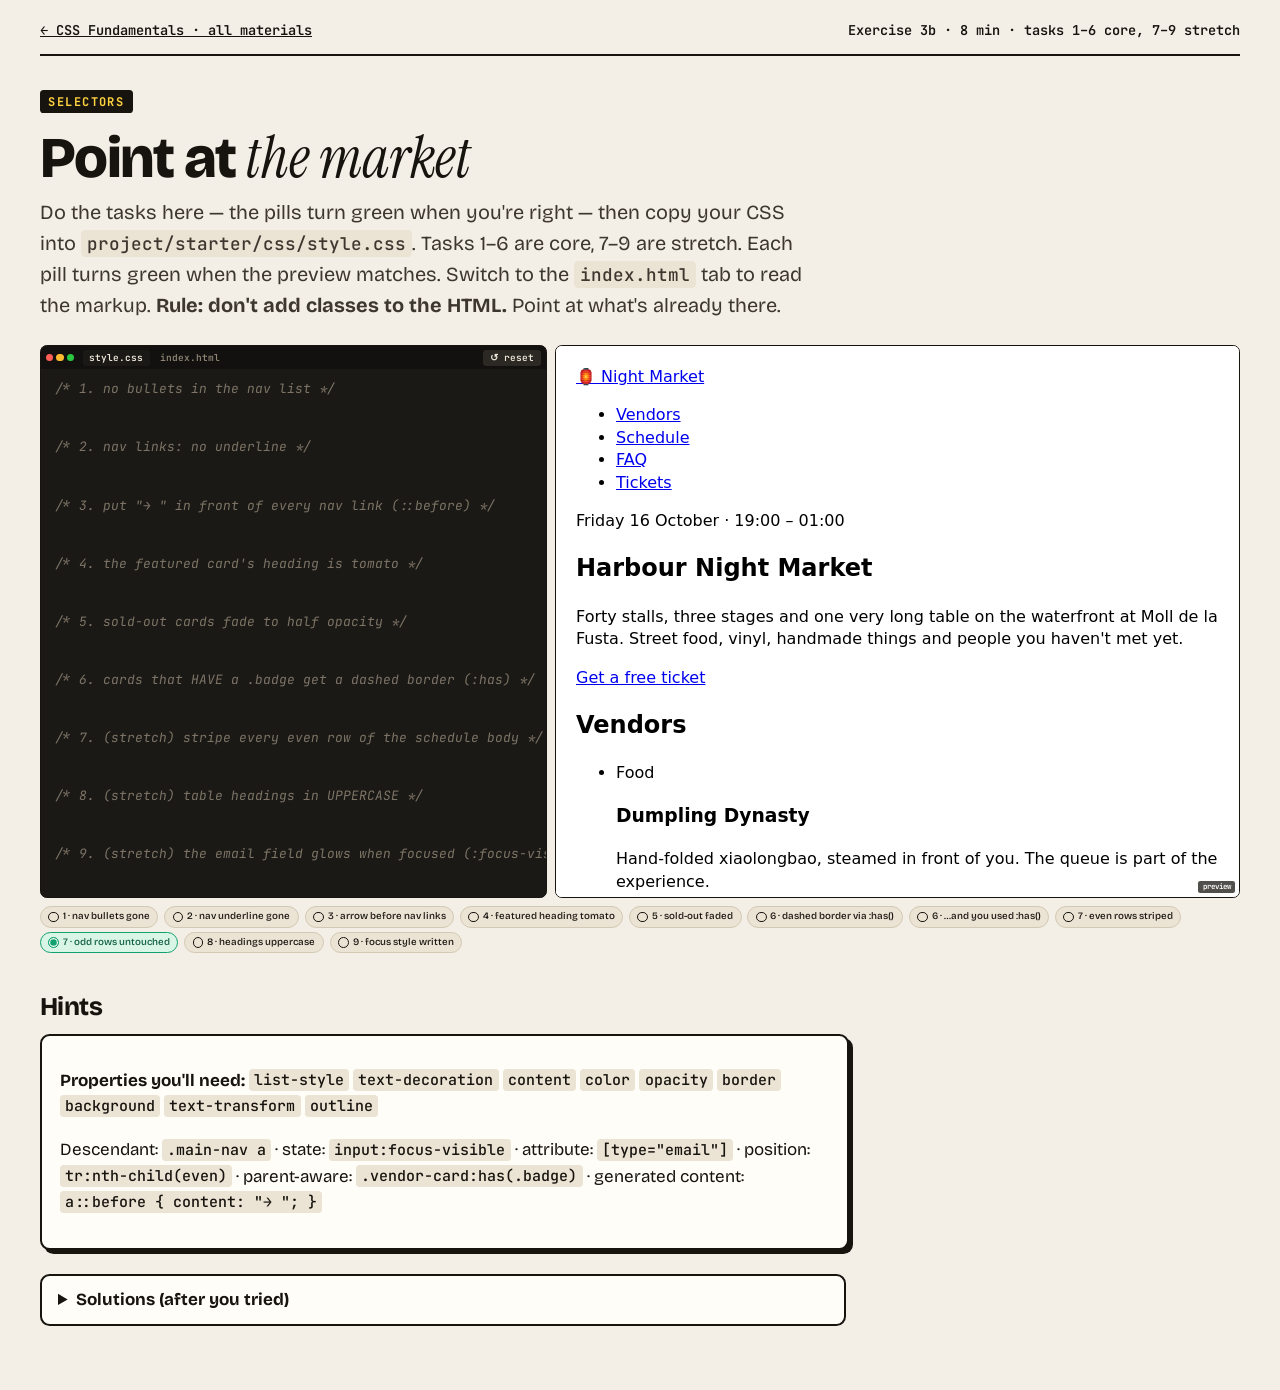
<file: 02-css-fundamentals/exercises/03-market-selectors.html>
<!doctype html>
<html lang="en">
<head>
  <meta charset="utf-8">
  <link rel="icon" href="data:image/svg+xml,%3Csvg xmlns=%22http://www.w3.org/2000/svg%22 viewBox=%220 0 100 100%22%3E%3Ctext y=%22.9em%22 font-size=%2290%22%3E🏮%3C/text%3E%3C/svg%3E">
  <meta name="viewport" content="width=device-width, initial-scale=1">
  <title>Exercise 3 · Point at the market</title>
  <link rel="stylesheet" href="https://fonts.googleapis.com/css2?family=Bricolage+Grotesque:opsz,wght@12..96,400..800&family=Instrument+Serif:ital@0;1&family=JetBrains+Mono:wght@400;700&display=swap">
  <link rel="stylesheet" href="../assets/kit.css">
  <script src="../assets/kit.js" defer></script>
</head>
<body class="page">
  <div class="page-wrap">
    <div class="page-top"><a href="../index.html">← CSS Fundamentals · all materials</a><span>Exercise 3b · 8 min · tasks 1–6 core, 7–9 stretch</span></div>
    <span class="eyebrow-tag">Selectors</span>
    <h1>Point at <em>the market</em></h1>
    <p class="intro">Do the tasks here — the pills turn green when you're right — then copy your CSS into <code>project/starter/css/style.css</code>. Tasks 1–6 are core, 7–9 are stretch. Each pill turns green when the preview matches. Switch to the <code>index.html</code> tab to read the markup. <strong>Rule: don't add classes to the HTML.</strong> Point at what's already there.</p>

    <div class="live panel tall" data-show-html data-layout="wide-preview" data-solved="🎯 Every selector landed. Copy this into your project's style.css.">
      <script type="text/plain" data-role="html">
  <header class="site-header" id="top">
    <a class="logo" href="#top">🏮 Night Market</a>
    <nav class="main-nav" aria-label="Main">
      <ul>
        <li><a href="#vendors">Vendors</a></li>
        <li><a href="#schedule">Schedule</a></li>
        <li><a href="#faq">FAQ</a></li>
        <li><a href="#tickets">Tickets</a></li>
      </ul>
    </nav>
  </header>

  <main>
    <section class="hero">
      <p class="eyebrow">Friday 16 October · 19:00 – 01:00</p>
      <h1>Harbour Night Market</h1>
      <p class="lead">Forty stalls, three stages and one very long table on the waterfront at Moll de la Fusta. Street food, vinyl, handmade things and people you haven't met yet.</p>
      <a class="button" href="#tickets">Get a free ticket</a>
    </section>

    <section id="vendors">
      <h2>Vendors</h2>
      <ul class="vendor-list">
        <li class="vendor-card featured">
          <span class="tag">Food</span>
          <h3>Dumpling Dynasty</h3>
          <p>Hand-folded xiaolongbao, steamed in front of you. The queue is part of the experience.</p>
        </li>
        <li class="vendor-card">
          <span class="tag">Music</span>
          <h3>Side B Records</h3>
          <p>Crates of second-hand vinyl, sorted by mood instead of genre. Ask for "rainy Sunday".</p>
        </li>
        <li class="vendor-card">
          <span class="tag">Crafts</span>
          <h3>Salt &amp; Ink</h3>
          <p>Risograph posters of the port, printed in two colours and signed while you wait.</p>
        </li>
        <li class="vendor-card sold-out">
          <span class="tag">Food</span>
          <h3>Churros Till Late</h3>
          <p>Crisp, sugared and dunked in thick chocolate. Open until the last dancer leaves.</p>
          <strong class="badge">Sold out</strong>
        </li>
        <li class="vendor-card">
          <span class="tag">Crafts</span>
          <h3>The Plant Swap</h3>
          <p>Bring a cutting, take a cutting. Pots are free, advice is free, gossip is extra.</p>
        </li>
        <li class="vendor-card sold-out">
          <span class="tag">Drinks</span>
          <h3>Mezcal Moon</h3>
          <p>Small-batch mezcal and orange slices dusted with chilli salt. Sip, don't shoot.</p>
          <strong class="badge">Sold out</strong>
        </li>
      </ul>
    </section>

    <section id="schedule">
      <h2>Schedule</h2>
      <table class="schedule">
        <thead>
          <tr><th>Time</th><th>What</th><th>Where</th></tr>
        </thead>
        <tbody>
          <tr><td>19:00</td><td>Doors open, DJ Marisol warms up</td><td>Main stage</td></tr>
          <tr><td>19:30</td><td>Dumpling folding class</td><td>Long table</td></tr>
          <tr><td>20:30</td><td>Los Faroles — live cumbia</td><td>Main stage</td></tr>
          <tr><td>21:30</td><td>Zine-making workshop</td><td>Long table</td></tr>
          <tr><td>22:30</td><td>Harbour Brass Band</td><td>The pier</td></tr>
          <tr><td>00:00</td><td>Silent disco until close</td><td>The pier</td></tr>
        </tbody>
      </table>
    </section>

    <section id="faq">
      <h2>FAQ</h2>
      <details>
        <summary>Is it really free?</summary>
        <p>Entry is free. Bring cash or a card for the stalls.</p>
      </details>
      <details>
        <summary>Can I bring my dog?</summary>
        <p>Yes, on a leash. The dumplings are not for dogs.</p>
      </details>
      <details>
        <summary>What if it rains?</summary>
        <p>We move under the big tent next to the main stage. The market has never closed early.</p>
      </details>
    </section>

    <section id="tickets">
      <h2>Get a ticket</h2>
      <form class="ticket-form">
        <label for="name">Name</label>
        <input id="name" name="name" type="text" autocomplete="name" required>

        <label for="email">Email</label>
        <input id="email" name="email" type="email" autocomplete="email" required>

        <label for="arrival">When will you arrive?</label>
        <select id="arrival" name="arrival">
          <option>Early — for the food</option>
          <option>Late — for the music</option>
          <option>Whenever — for the vibes</option>
        </select>

        <label class="check"><input type="checkbox" name="news"> Send me next month's line-up</label>

        <button type="submit">Reserve my spot</button>
      </form>
    </section>
  </main>

  <footer class="site-footer">
    <p>Harbour Night Market · Moll de la Fusta, Barcelona</p>
    <p><a href="#top">Back to top ↑</a></p>
  </footer>

      </script>
      <textarea>
/* 1. no bullets in the nav list */


/* 2. nav links: no underline */


/* 3. put "→ " in front of every nav link (::before) */


/* 4. the featured card's heading is tomato */


/* 5. sold-out cards fade to half opacity */


/* 6. cards that HAVE a .badge get a dashed border (:has) */


/* 7. (stretch) stripe every even row of the schedule body */


/* 8. (stretch) table headings in UPPERCASE */


/* 9. (stretch) the email field glows when focused (:focus-visible) */

</textarea>
      <script type="application/json" data-role="checks">[
        { "label": "1 · nav bullets gone", "sel": ".main-nav ul", "prop": "list-style-type", "is": "none" },
        { "label": "2 · nav underline gone", "sel": ".main-nav a", "prop": "text-decoration-line", "is": "none" },
        { "label": "3 · arrow before nav links", "sel": ".main-nav a", "pseudo": "::before", "prop": "content", "is": "none", "not": true, "raw": true },
        { "label": "4 · featured heading tomato", "sel": ".featured h3", "prop": "color", "is": "tomato" },
        { "label": "5 · sold-out faded", "sel": ".sold-out", "prop": "opacity", "is": "0.5", "raw": true },
        { "label": "6 · dashed border via :has()", "sel": ".sold-out", "prop": "border-top-style", "is": "dashed" },
        { "label": "6 · …and you used :has()", "require": ":has\\(" },
        { "label": "7 · even rows striped", "sel": ".schedule tbody tr:nth-child(2)", "prop": "background-color", "is": "rgba(0, 0, 0, 0)", "not": true, "raw": true },
        { "label": "7 · odd rows untouched", "sel": ".schedule tbody tr:nth-child(1)", "prop": "background-color", "is": "rgba(0, 0, 0, 0)", "raw": true },
        { "label": "8 · headings uppercase", "sel": ".schedule th", "prop": "text-transform", "is": "uppercase" },
        { "label": "9 · focus style written", "require": "input:focus|\\[type=.?email.?\\]:focus" }
      ]</script>
    </div>

    <h2>Hints</h2>
    <div class="tip">
      <p><strong>Properties you'll need:</strong> <code>list-style</code> <code>text-decoration</code> <code>content</code> <code>color</code> <code>opacity</code> <code>border</code> <code>background</code> <code>text-transform</code> <code>outline</code></p>
      <p>Descendant: <code>.main-nav a</code> · state: <code>input:focus-visible</code> · attribute: <code>[type="email"]</code> · position: <code>tr:nth-child(even)</code> · parent-aware: <code>.vendor-card:has(.badge)</code> · generated content: <code>a::before { content: "→ "; }</code></p>
    </div>
    <details style="margin-top:1.5rem;max-width:70ch;background:var(--white);border:2px solid var(--ink);border-radius:.6rem;padding:.7rem 1rem">
      <summary style="cursor:pointer;font-weight:700">Solutions (after you tried)</summary>
      <pre class="code" data-lang="css" style="margin-top:.8rem">.main-nav ul { list-style: none; }
.main-nav a { text-decoration: none; }
.main-nav a::before { content: "→ "; }
.featured h3 { color: tomato; }
.sold-out { opacity: 0.5; }
.vendor-card:has(.badge) { border: 2px dashed; }
.schedule tbody tr:nth-child(even) { background: #f4efe6; }
.schedule th { text-transform: uppercase; }
[type="email"]:focus-visible { outline: 3px solid tomato; }</pre>
    </details>
  </div>
</body>
</html>
</file>
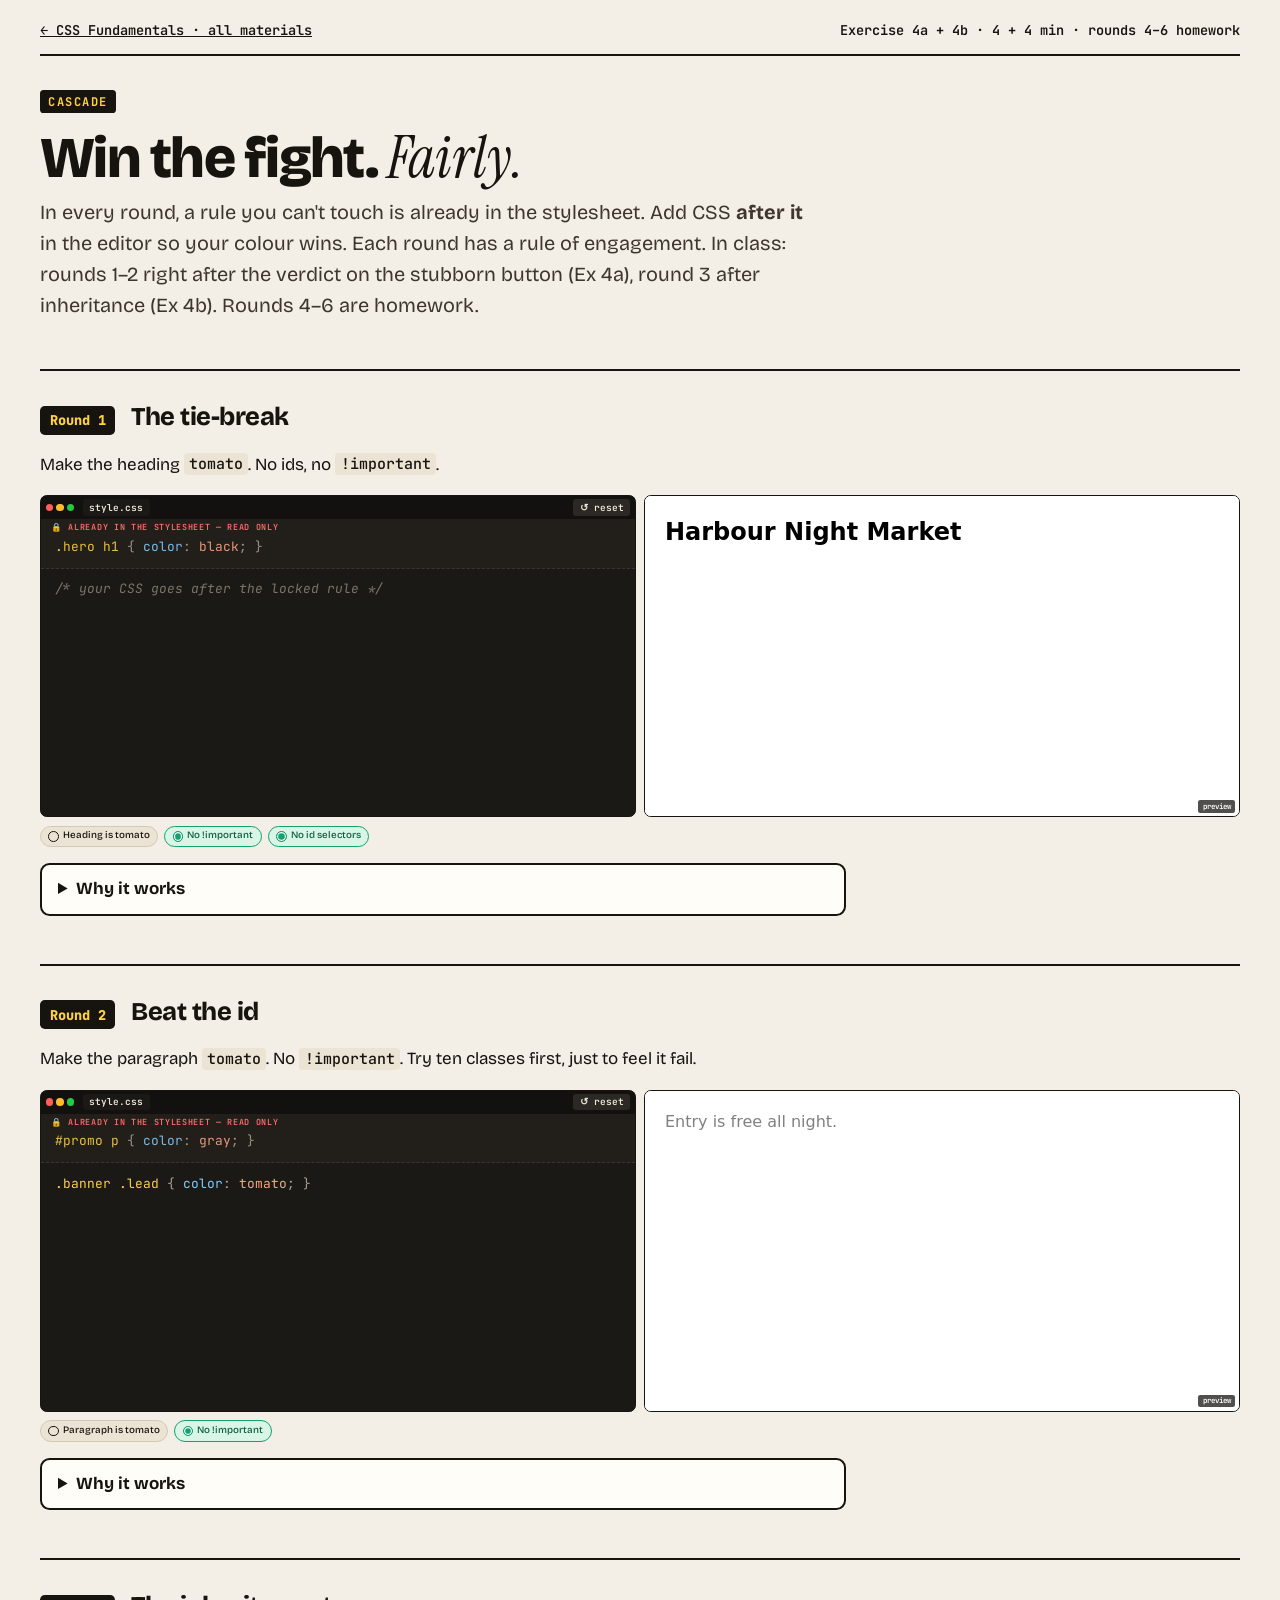
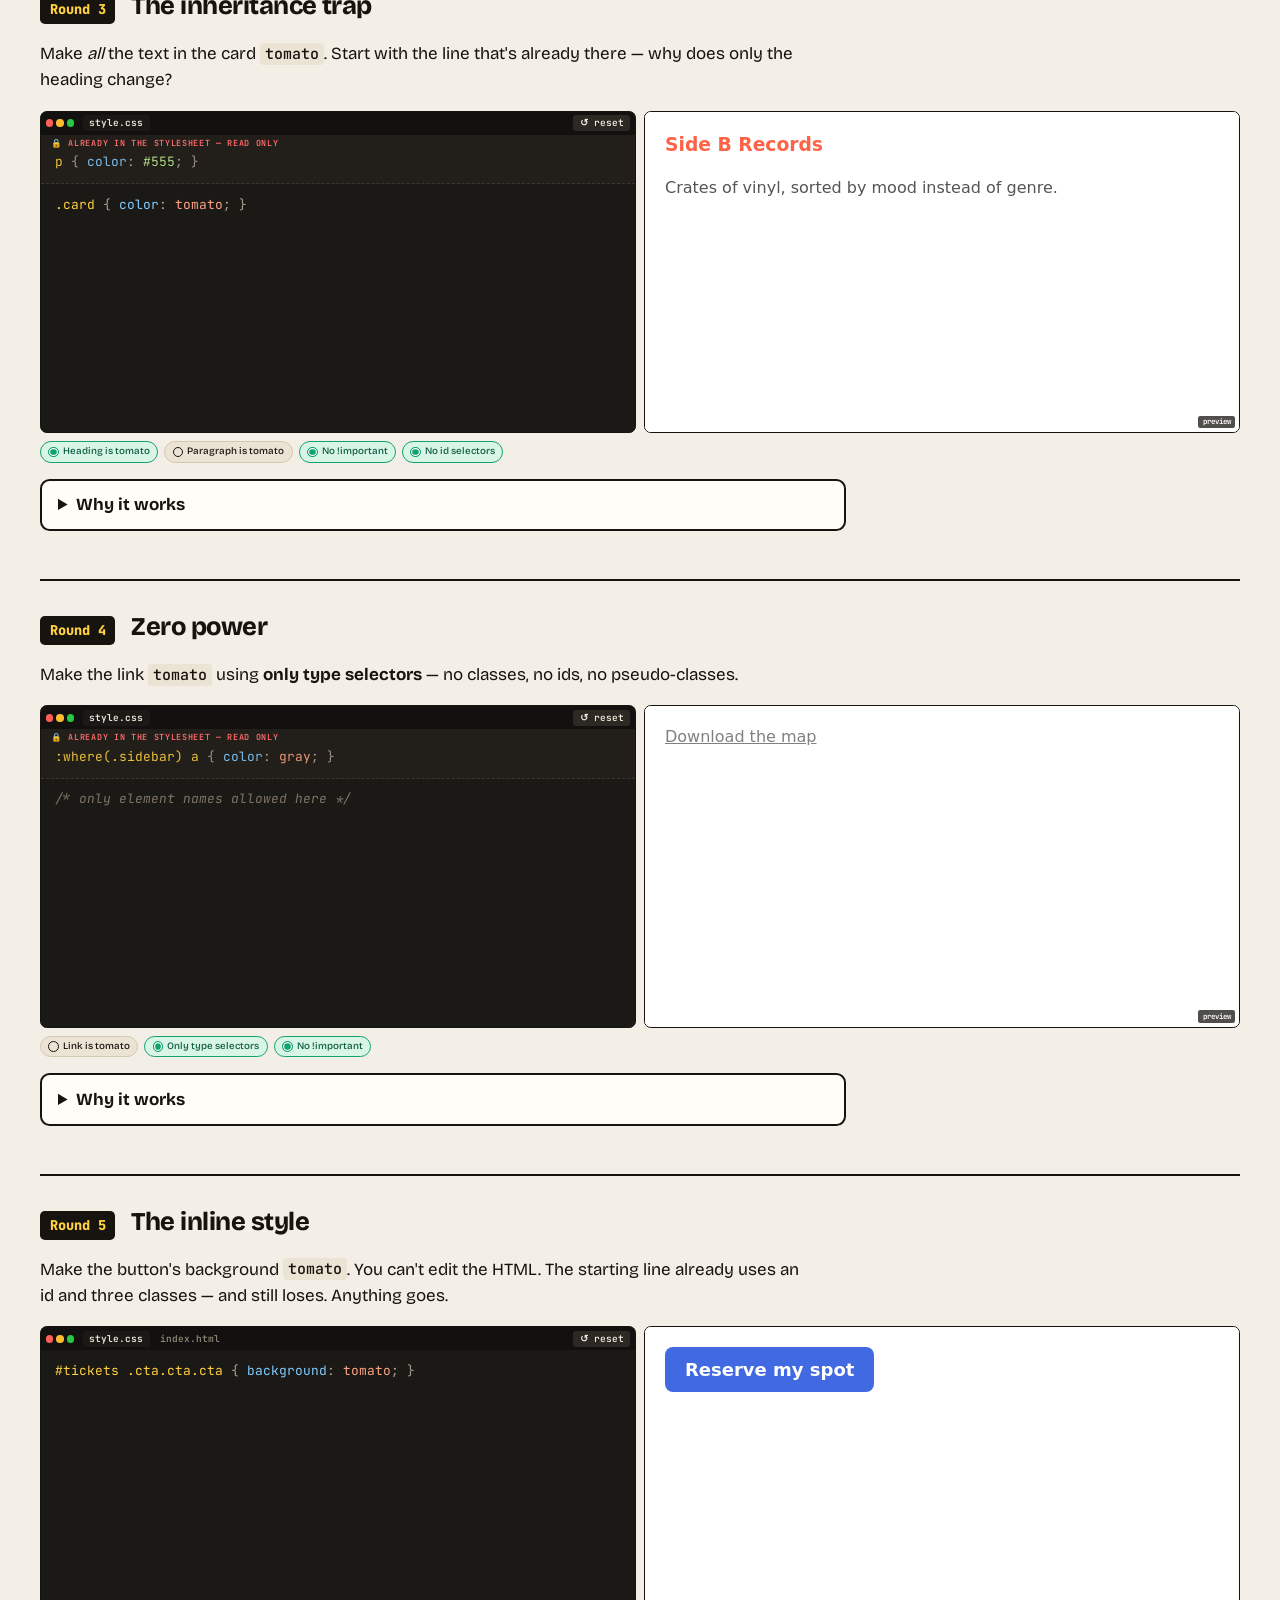
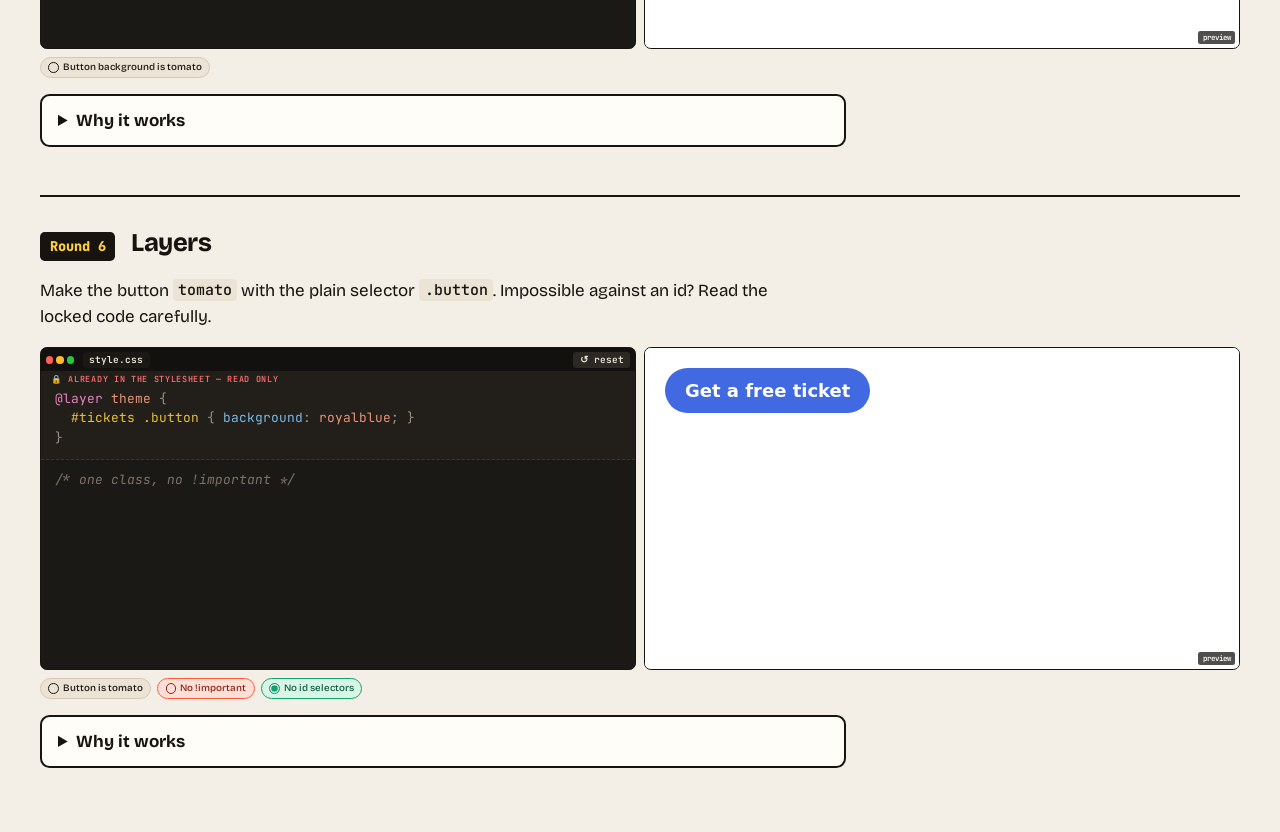
<file: 02-css-fundamentals/exercises/04-win-the-fight.html>
<!doctype html>
<html lang="en">
<head>
  <meta charset="utf-8">
  <link rel="icon" href="data:image/svg+xml,%3Csvg xmlns=%22http://www.w3.org/2000/svg%22 viewBox=%220 0 100 100%22%3E%3Ctext y=%22.9em%22 font-size=%2290%22%3E🏮%3C/text%3E%3C/svg%3E">
  <meta name="viewport" content="width=device-width, initial-scale=1">
  <title>Exercise 4 · Win the fight</title>
  <link rel="stylesheet" href="https://fonts.googleapis.com/css2?family=Bricolage+Grotesque:opsz,wght@12..96,400..800&family=Instrument+Serif:ital@0;1&family=JetBrains+Mono:wght@400;700&display=swap">
  <link rel="stylesheet" href="../assets/kit.css">
  <script src="../assets/kit.js" defer></script>
  <style>
    .round { margin: 3rem 0 0; padding-top: 2rem; border-top: 2px solid var(--ink); }
    .round header { display: flex; gap: 1rem; align-items: baseline; flex-wrap: wrap; }
    .round header b { font: 800 0.85rem var(--font-mono); background: var(--ink); color: var(--yellow); padding: 0.35rem 0.6rem; border-radius: 0.3rem; }
    .round h2 { margin: 0; }
    .round .panel { height: 22rem; margin-top: 1rem; }
    .round p { max-width: 70ch; }
    details { margin-top: 1rem; max-width: 70ch; background: var(--white); border: 2px solid var(--ink); border-radius: 0.6rem; padding: 0.7rem 1rem; }
    summary { cursor: pointer; font-weight: 700; }
  </style>
</head>
<body class="page">
  <div class="page-wrap">
    <div class="page-top"><a href="../index.html">← CSS Fundamentals · all materials</a><span>Exercise 4a + 4b · 4 + 4 min · rounds 4–6 homework</span></div>
    <span class="eyebrow-tag">Cascade</span>
    <h1>Win the fight. <em>Fairly.</em></h1>
    <p class="intro">In every round, a rule you can't touch is already in the stylesheet. Add CSS <strong>after it</strong> in the editor so your colour wins. Each round has a rule of engagement. In class: rounds 1–2 right after the verdict on the stubborn button (Ex 4a), round 3 after inheritance (Ex 4b). Rounds 4–6 are homework.</p>

    <section class="round">
      <header><b>Round 1</b><h2>The tie-break</h2></header>
      <p>Make the heading <code>tomato</code>. No ids, no <code>!important</code>.</p>
      <div class="live panel" data-solved="✓ Same specificity → the later rule wins.">
        <script type="text/plain" data-role="html"><section class="hero"><h1>Harbour Night Market</h1></section></script>
        <script type="text/plain" data-role="locked">.hero h1 { color: black; }</script>
        <textarea>/* your CSS goes after the locked rule */
</textarea>
        <script type="application/json" data-role="checks">[
          { "label": "Heading is tomato", "sel": "h1", "prop": "color", "is": "tomato" },
          { "label": "No !important", "forbid": "important" },
          { "label": "No id selectors", "forbid": "id" }
        ]</script>
      </div>
      <details><summary>Why it works</summary><p>Writing <code>.hero h1</code> again gives you (0,1,1) against (0,1,1). A tie. When specificity ties, <strong>order of appearance</strong> decides: the rule that comes last wins. <code>h1</code> alone (0,0,1) would lose, even though it comes later.</p></details>
    </section>

    <section class="round">
      <header><b>Round 2</b><h2>Beat the id</h2></header>
      <p>Make the paragraph <code>tomato</code>. No <code>!important</code>. Try ten classes first, just to feel it fail.</p>
      <div class="live panel" data-solved="✓ Only an id beats an id.">
        <script type="text/plain" data-role="html"><div id="promo" class="banner"><p class="lead">Entry is free all night.</p></div></script>
        <script type="text/plain" data-role="locked">#promo p { color: gray; }</script>
        <textarea>.banner .lead { color: tomato; }
</textarea>
        <script type="application/json" data-role="checks">[
          { "label": "Paragraph is tomato", "sel": "p", "prop": "color", "is": "tomato" },
          { "label": "No !important", "forbid": "important" }
        ]</script>
      </div>
      <details><summary>Why it works</summary><p>Specificity is compared column by column, left to right. (1,0,1) beats (0,99,0) because the id column is checked first. You need an id too: <code>#promo p</code> again (tie → you're later), or <code>#promo .lead</code> (1,1,0). Lesson: ids in CSS start arms races. Style with classes.</p></details>
    </section>

    <section class="round">
      <header><b>Round 3</b><h2>The inheritance trap</h2></header>
      <p>Make <em>all</em> the text in the card <code>tomato</code>. Start with the line that's already there — why does only the heading change?</p>
      <div class="live panel" data-solved="✓ A direct rule always beats an inherited value.">
        <script type="text/plain" data-role="html"><article class="card"><h3>Side B Records</h3><p>Crates of vinyl, sorted by mood instead of genre.</p></article></script>
        <script type="text/plain" data-role="locked">p { color: #555; }</script>
        <textarea>.card { color: tomato; }
</textarea>
        <script type="application/json" data-role="checks">[
          { "label": "Heading is tomato", "sel": "h3", "prop": "color", "is": "tomato" },
          { "label": "Paragraph is tomato", "sel": "p", "prop": "color", "is": "tomato" },
          { "label": "No !important", "forbid": "important" },
          { "label": "No id selectors", "forbid": "id" }
        ]</script>
      </div>
      <details><summary>Why it works</summary><p>Inheritance only fills the gaps. The <code>&lt;p&gt;</code> has its own rule, <code>p { color: #555 }</code>, and <em>any</em> rule that targets an element directly beats a value it would inherit from its parent — even a weak (0,0,1) rule. Target the paragraph itself: <code>.card p</code>.</p></details>
    </section>

    <section class="round">
      <header><b>Round 4</b><h2>Zero power</h2></header>
      <p>Make the link <code>tomato</code> using <strong>only type selectors</strong> — no classes, no ids, no pseudo-classes.</p>
      <div class="live panel" data-solved="✓ :where() has zero specificity — anything beats it.">
        <script type="text/plain" data-role="html"><aside class="sidebar"><a href="#">Download the map</a></aside></script>
        <script type="text/plain" data-role="locked">:where(.sidebar) a { color: gray; }</script>
        <textarea>/* only element names allowed here */
</textarea>
        <script type="application/json" data-role="checks">[
          { "label": "Link is tomato", "sel": "a", "prop": "color", "is": "tomato" },
          { "label": "Only type selectors", "forbid": "non-type" },
          { "label": "No !important", "forbid": "important" }
        ]</script>
      </div>
      <details><summary>Why it works</summary><p><code>:where()</code> matches like normal but adds <strong>nothing</strong> to specificity. The locked rule is only (0,0,1). Your <code>a</code> is also (0,0,1) and comes later → it wins. Libraries use <code>:where()</code> so their defaults are easy to override.</p></details>
    </section>

    <section class="round">
      <header><b>Round 5</b><h2>The inline style</h2></header>
      <p>Make the button's background <code>tomato</code>. You can't edit the HTML. The starting line already uses an id and three classes — and still loses. Anything goes.</p>
      <div class="live panel" data-show-html data-solved="✓ Only !important beats a style attribute. Feel dirty? Good.">
        <script type="text/plain" data-role="html"><section id="tickets"><button class="cta" style="background: royalblue; color: white; padding: 12px 20px; border: 0; border-radius: 8px; font: 700 18px system-ui">Reserve my spot</button></section></script>
        <textarea>#tickets .cta.cta.cta { background: tomato; }
</textarea>
        <script type="application/json" data-role="checks">[
          { "label": "Button background is tomato", "sel": "button", "prop": "background-color", "is": "tomato" }
        ]</script>
      </div>
      <details><summary>Why it works</summary><p>A <code>style=""</code> attribute sits above every selector in the cascade — no amount of ids beats it. <code>!important</code> jumps a whole level up the cascade. Use it here, where you truly can't touch the source (third-party widgets, CMS output). Almost nowhere else.</p></details>
    </section>

    <section class="round">
      <header><b>Round 6</b><h2>Layers</h2></header>
      <p>Make the button <code>tomato</code> with the plain selector <code>.button</code>. Impossible against an id? Read the locked code carefully.</p>
      <div class="live panel" data-solved="✓ Styles outside any layer beat every layer.">
        <script type="text/plain" data-role="html"><section id="tickets"><a class="button" href="#">Get a free ticket</a></section></script>
        <script type="text/plain" data-role="base">.button { display: inline-block; padding: 12px 20px; color: white; border-radius: 99px; font: 700 18px system-ui; text-decoration: none; }</script>
        <script type="text/plain" data-role="locked">
          @layer theme {
            #tickets .button { background: royalblue; }
          }
        </script>
        <textarea>/* one class, no !important */
</textarea>
        <script type="application/json" data-role="checks">[
          { "label": "Button is tomato", "sel": ".button", "prop": "background-color", "is": "tomato" },
          { "label": "No !important", "forbid": "important" },
          { "label": "No id selectors", "forbid": "id" }
        ]</script>
      </div>
      <details><summary>Why it works</summary><p>Cascade layers are checked <em>before</em> specificity. CSS that isn't in any layer beats CSS inside a layer, whatever the selectors. <code>.button { background: tomato }</code> is enough. Layers let you decide the winners on purpose, instead of fighting with longer selectors.</p></details>
    </section>
  </div>
</body>
</html>
</file>
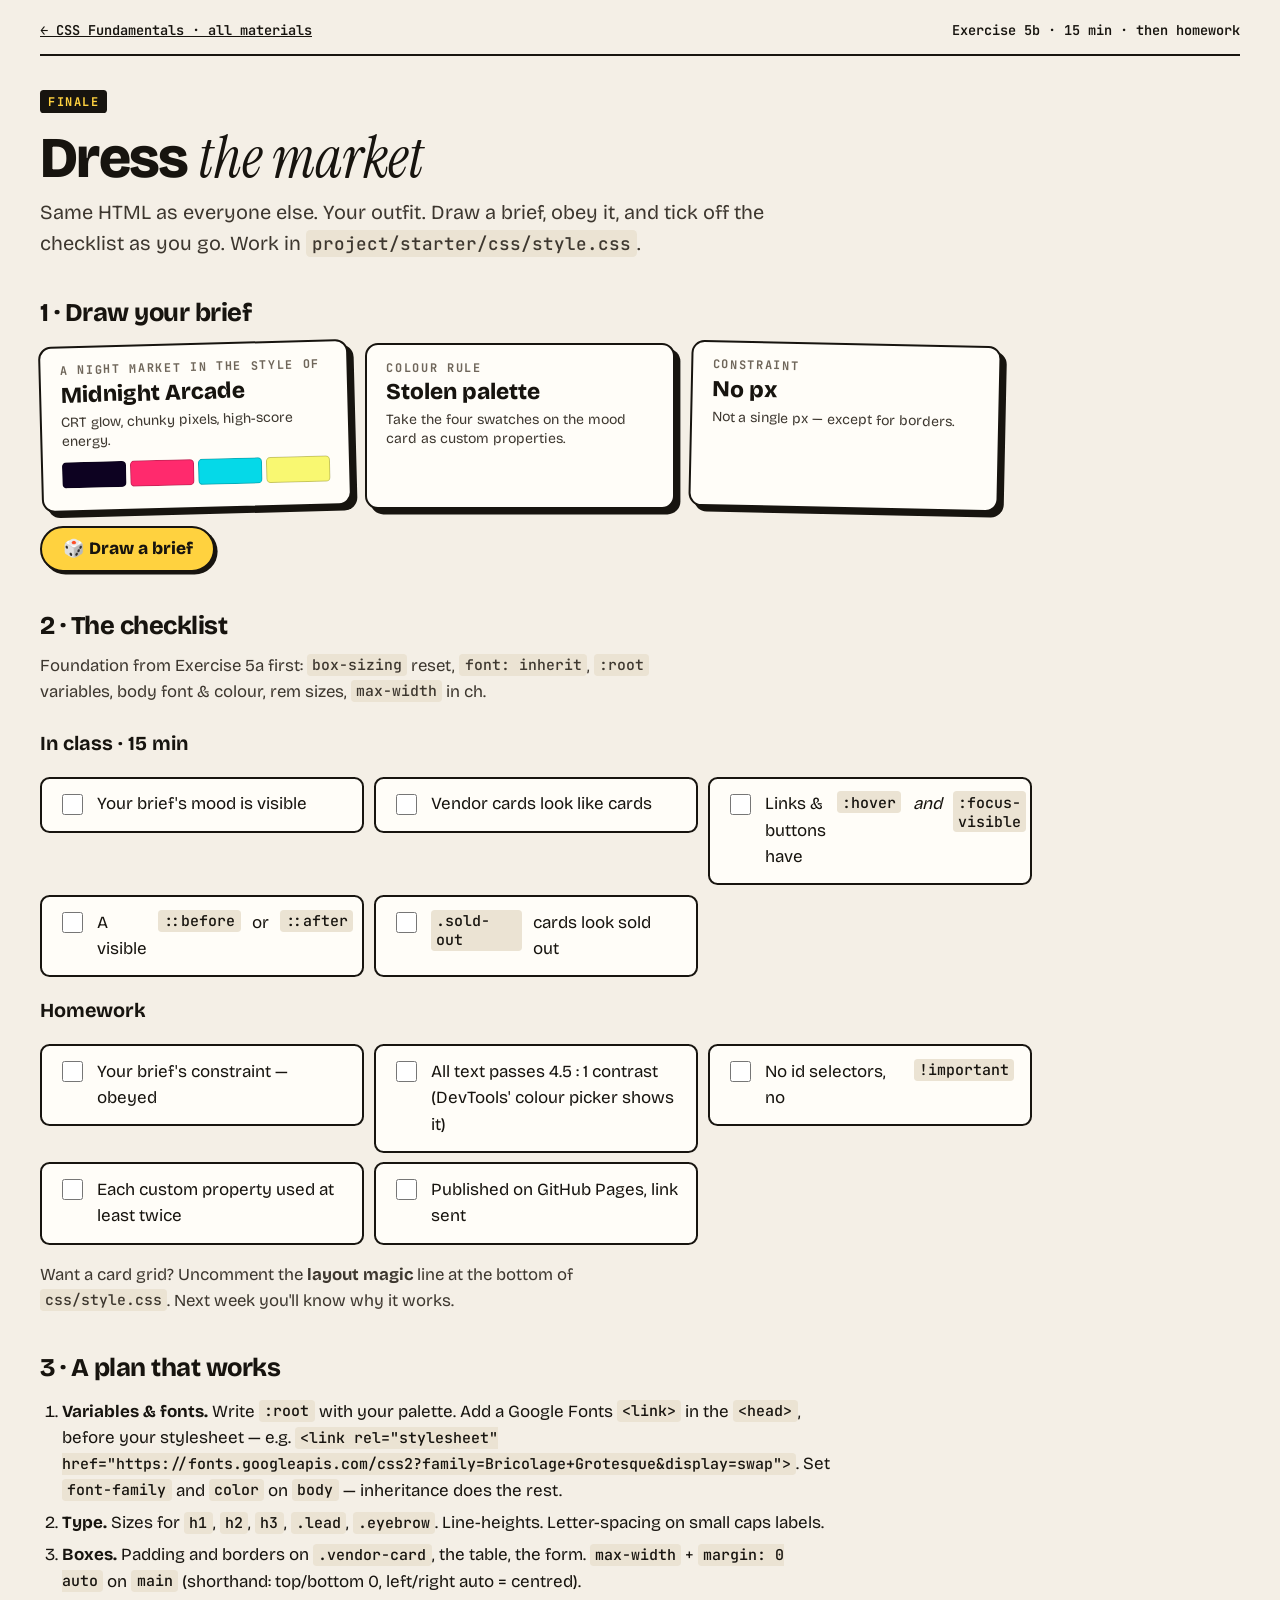
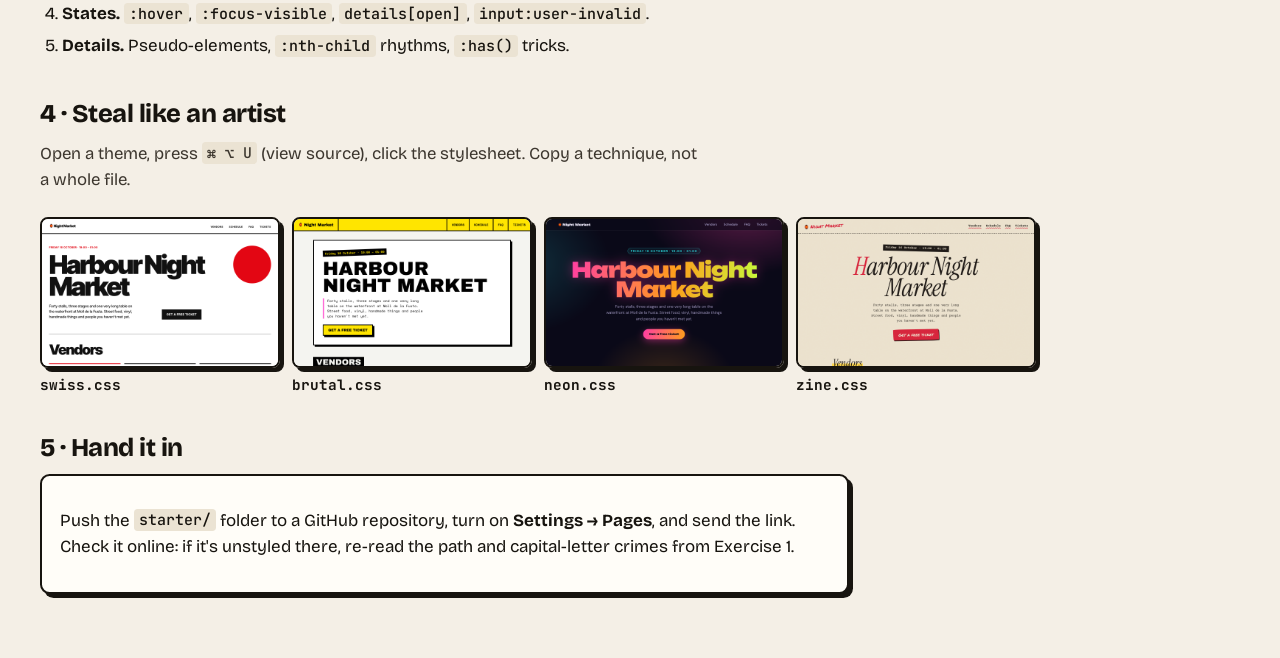
<file: 02-css-fundamentals/exercises/05-dress-the-market.html>
<!doctype html>
<html lang="en">
<head>
  <meta charset="utf-8">
  <link rel="icon" href="data:image/svg+xml,%3Csvg xmlns=%22http://www.w3.org/2000/svg%22 viewBox=%220 0 100 100%22%3E%3Ctext y=%22.9em%22 font-size=%2290%22%3E🏮%3C/text%3E%3C/svg%3E">
  <meta name="viewport" content="width=device-width, initial-scale=1">
  <title>Exercise 5 · Dress the market</title>
  <link rel="stylesheet" href="https://fonts.googleapis.com/css2?family=Bricolage+Grotesque:opsz,wght@12..96,400..800&family=Instrument+Serif:ital@0;1&family=JetBrains+Mono:wght@400;700&display=swap">
  <link rel="stylesheet" href="../assets/kit.css">
  <script src="../assets/kit.js" defer></script>
  <style>
    .brief { font-size: 1.35rem; max-width: 60rem; margin: 1rem 0 2.5rem; }
    .checks { list-style: none; padding: 0; display: grid; grid-template-columns: repeat(auto-fill, minmax(20rem, 1fr)); gap: 0.6rem; max-width: 62rem; }
    .checks label { display: flex; gap: 0.7rem; align-items: flex-start; padding: 0.8rem 1rem; background: var(--white); border: 2px solid var(--ink); border-radius: 0.6rem; cursor: pointer; }
    .checks input { width: 1.3rem; height: 1.3rem; accent-color: var(--green); flex: none; margin-top: 0.15rem; }
    .checks label:has(input:checked) { background: #d8f5e6; }
    .inspo { display: grid; grid-template-columns: repeat(auto-fill, minmax(14rem, 1fr)); gap: 1rem; max-width: 62rem; padding: 0; list-style: none; }
    .inspo a { display: block; color: var(--ink); text-decoration: none; font: 700 0.9rem var(--font-mono); }
    .inspo img { display: block; width: 100%; border: 2px solid var(--ink); border-radius: 0.5rem; margin-bottom: 0.4rem; box-shadow: 4px 4px 0 var(--ink); }
    .inspo a:hover img, .inspo a:focus-visible img { transform: translateY(-3px); }
  </style>
</head>
<body class="page">
  <div class="page-wrap">
    <div class="page-top"><a href="../index.html">← CSS Fundamentals · all materials</a><span>Exercise 5b · 15 min · then homework</span></div>
    <span class="eyebrow-tag">Finale</span>
    <h1>Dress <em>the market</em></h1>
    <p class="intro">Same HTML as everyone else. Your outfit. Draw a brief, obey it, and tick off the checklist as you go. Work in <code>project/starter/css/style.css</code>.</p>

    <h2>1 · Draw your brief</h2>
    <div class="brief"></div>

    <h2>2 · The checklist</h2>
    <p class="intro" style="font-size:1.05rem">Foundation from Exercise 5a first: <code>box-sizing</code> reset, <code>font: inherit</code>, <code>:root</code> variables, body font &amp; colour, rem sizes, <code>max-width</code> in ch.</p>
    <h3 style="margin:1.2rem 0 .5rem">In class · 15 min</h3>
    <ul class="checks">
      <li><label><input type="checkbox"> Your brief's mood is visible</label></li>
      <li><label><input type="checkbox"> Vendor cards look like cards</label></li>
      <li><label><input type="checkbox"> Links &amp; buttons have <code>:hover</code> <em>and</em> <code>:focus-visible</code></label></li>
      <li><label><input type="checkbox"> A visible <code>::before</code> or <code>::after</code></label></li>
      <li><label><input type="checkbox"> <code>.sold-out</code> cards look sold out</label></li>
    </ul>
    <h3 style="margin:1.2rem 0 .5rem">Homework</h3>
    <ul class="checks">
      <li><label><input type="checkbox"> Your brief's constraint — obeyed</label></li>
      <li><label><input type="checkbox"> All text passes 4.5 : 1 contrast (DevTools' colour picker shows it)</label></li>
      <li><label><input type="checkbox"> No id selectors, no <code>!important</code></label></li>
      <li><label><input type="checkbox"> Each custom property used at least twice</label></li>
      <li><label><input type="checkbox"> Published on GitHub Pages, link sent</label></li>
    </ul>
    <p class="intro" style="font-size:1.05rem;margin-top:1rem">Want a card grid? Uncomment the <strong>layout magic</strong> line at the bottom of <code>css/style.css</code>. Next week you'll know why it works.</p>

    <h2>3 · A plan that works</h2>
    <ol class="tasks">
      <li><strong>Variables &amp; fonts.</strong> Write <code>:root</code> with your palette. Add a Google Fonts <code>&lt;link&gt;</code> in the <code>&lt;head&gt;</code>, before your stylesheet — e.g. <code>&lt;link rel="stylesheet" href="https://fonts.googleapis.com/css2?family=Bricolage+Grotesque&amp;display=swap"&gt;</code>. Set <code>font-family</code> and <code>color</code> on <code>body</code> — inheritance does the rest.</li>
      <li><strong>Type.</strong> Sizes for <code>h1</code>, <code>h2</code>, <code>h3</code>, <code>.lead</code>, <code>.eyebrow</code>. Line-heights. Letter-spacing on small caps labels.</li>
      <li><strong>Boxes.</strong> Padding and borders on <code>.vendor-card</code>, the table, the form. <code>max-width</code> + <code>margin: 0 auto</code> on <code>main</code> (shorthand: top/bottom 0, left/right auto = centred).</li>
      <li><strong>States.</strong> <code>:hover</code>, <code>:focus-visible</code>, <code>details[open]</code>, <code>input:user-invalid</code>.</li>
      <li><strong>Details.</strong> Pseudo-elements, <code>:nth-child</code> rhythms, <code>:has()</code> tricks.</li>
    </ol>

    <h2>4 · Steal like an artist</h2>
    <p class="intro" style="font-size:1.05rem">Open a theme, press <code>⌘ ⌥ U</code> (view source), click the stylesheet. Copy a technique, not a whole file.</p>
    <ul class="inspo">
      <li><a href="../project/showcase/index.html?theme=swiss"><img src="../images/outfit-swiss.png" alt="Swiss theme">swiss.css</a></li>
      <li><a href="../project/showcase/index.html?theme=brutal"><img src="../images/outfit-brutal.png" alt="Brutal theme">brutal.css</a></li>
      <li><a href="../project/showcase/index.html?theme=neon"><img src="../images/outfit-neon.png" alt="Neon theme">neon.css</a></li>
      <li><a href="../project/showcase/index.html?theme=zine"><img src="../images/outfit-zine.png" alt="Zine theme">zine.css</a></li>
    </ul>

    <h2>5 · Hand it in</h2>
    <div class="tip">
      <p>Push the <code>starter/</code> folder to a GitHub repository, turn on <strong>Settings → Pages</strong>, and send the link. Check it online: if it's unstyled there, re-read the path and capital-letter crimes from Exercise 1.</p>
    </div>
  </div>
</body>
</html>
</file>
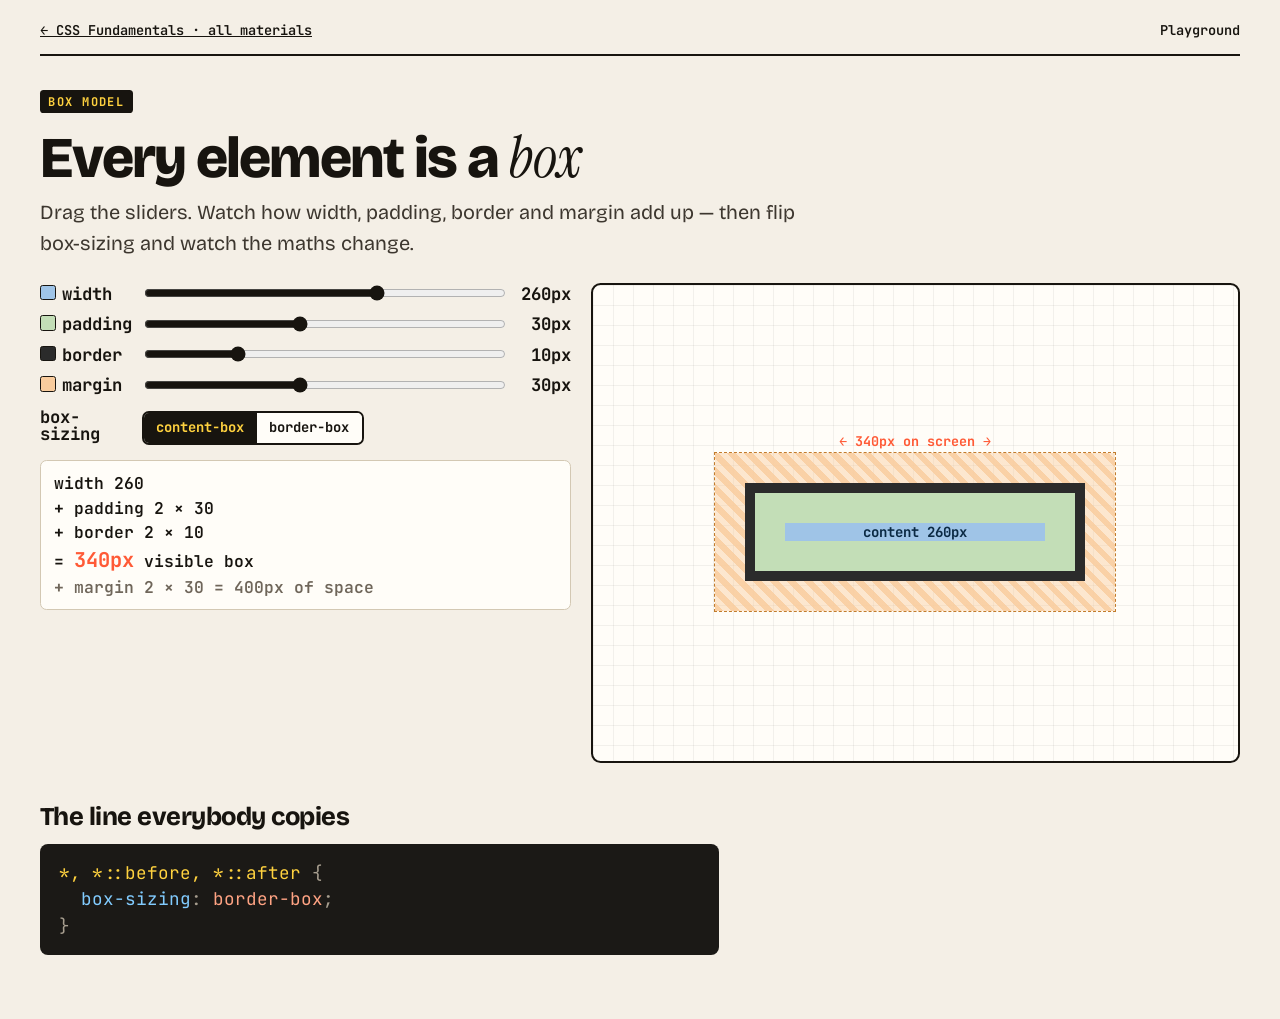
<file: 02-css-fundamentals/playgrounds/box-model.html>
<!doctype html>
<html lang="en">
<head>
  <meta charset="utf-8">
  <link rel="icon" href="data:image/svg+xml,%3Csvg xmlns=%22http://www.w3.org/2000/svg%22 viewBox=%220 0 100 100%22%3E%3Ctext y=%22.9em%22 font-size=%2290%22%3E🏮%3C/text%3E%3C/svg%3E">
  <meta name="viewport" content="width=device-width, initial-scale=1">
  <title>Box model lab</title>
  <link rel="stylesheet" href="https://fonts.googleapis.com/css2?family=Bricolage+Grotesque:opsz,wght@12..96,400..800&family=Instrument+Serif:ital@0;1&family=JetBrains+Mono:wght@400;700&display=swap">
  <link rel="stylesheet" href="../assets/kit.css">
  <script src="../assets/kit.js" defer></script>
  <style>.panel{height:32rem}.box-lab{font-size:1.2rem}</style>
</head>
<body class="page">
  <div class="page-wrap">
    <div class="page-top"><a href="../index.html">← CSS Fundamentals · all materials</a><span>Playground</span></div>
    <span class="eyebrow-tag">Box model</span>
    <h1>Every element is a <em>box</em></h1>
    <p class="intro">Drag the sliders. Watch how width, padding, border and margin add up — then flip box-sizing and watch the maths change.</p>
    <div class="box-lab panel"></div>
    <h2>The line everybody copies</h2>
    <pre class="code" data-lang="css" style="font-size:1.1rem;max-width:40rem">*, *::before, *::after {
  box-sizing: border-box;
}</pre>
  </div>
</body>
</html>
</file>
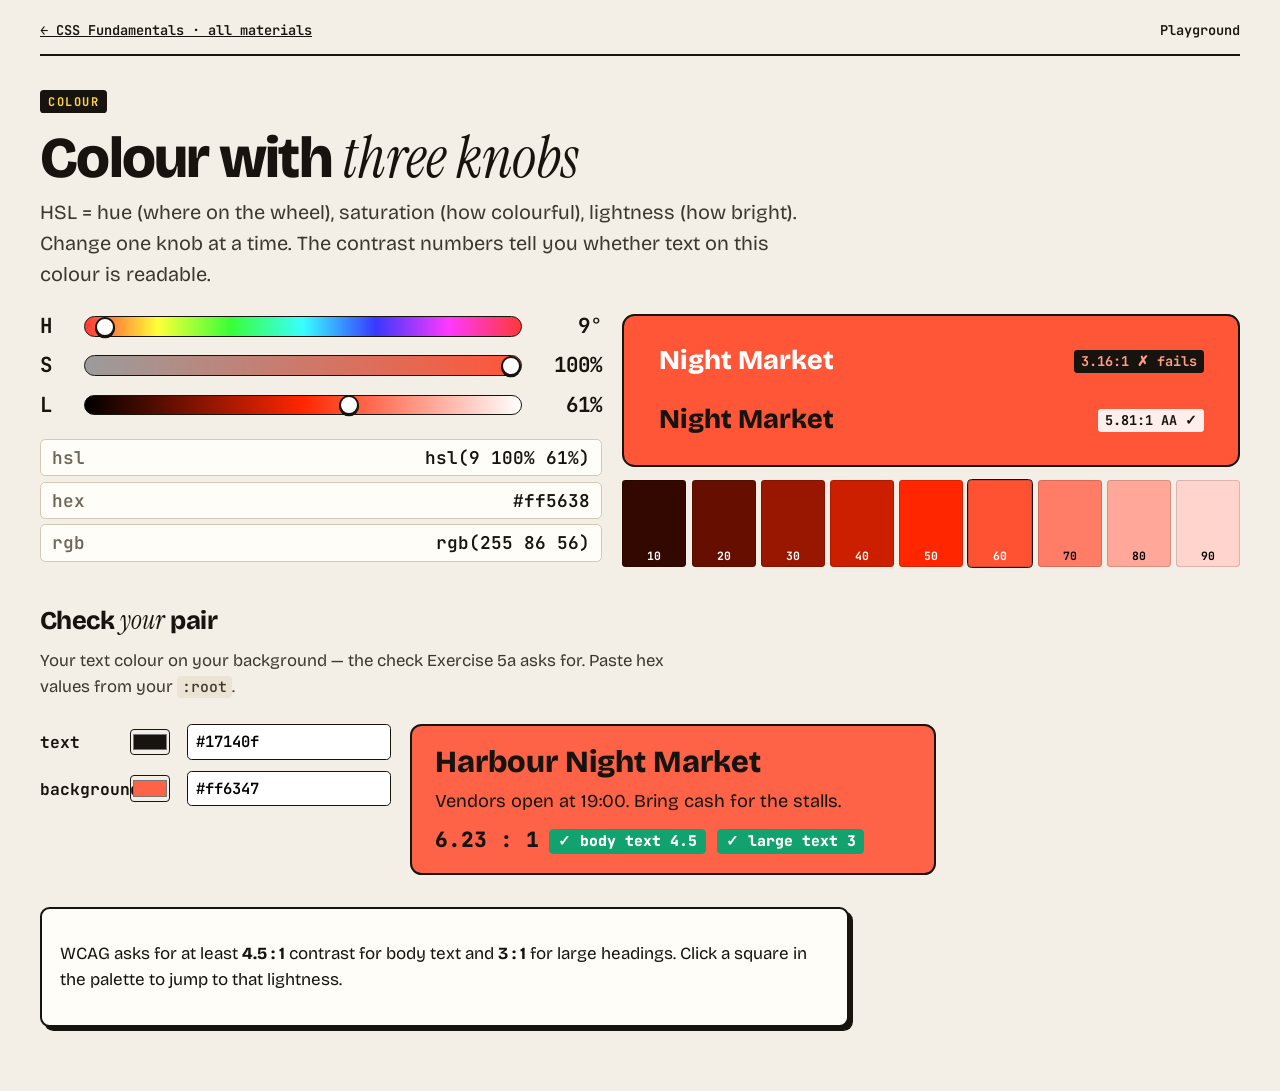
<file: 02-css-fundamentals/playgrounds/color.html>
<!doctype html>
<html lang="en">
<head>
  <meta charset="utf-8">
  <link rel="icon" href="data:image/svg+xml,%3Csvg xmlns=%22http://www.w3.org/2000/svg%22 viewBox=%220 0 100 100%22%3E%3Ctext y=%22.9em%22 font-size=%2290%22%3E🏮%3C/text%3E%3C/svg%3E">
  <meta name="viewport" content="width=device-width, initial-scale=1">
  <title>Colour lab</title>
  <link rel="stylesheet" href="https://fonts.googleapis.com/css2?family=Bricolage+Grotesque:opsz,wght@12..96,400..800&family=Instrument+Serif:ital@0;1&family=JetBrains+Mono:wght@400;700&display=swap">
  <link rel="stylesheet" href="../assets/kit.css">
  <script src="../assets/kit.js" defer></script>
  <style>.color-lab{font-size:1.3rem}</style>
</head>
<body class="page">
  <div class="page-wrap">
    <div class="page-top"><a href="../index.html">← CSS Fundamentals · all materials</a><span>Playground</span></div>
    <span class="eyebrow-tag">Colour</span>
    <h1>Colour with <em>three knobs</em></h1>
    <p class="intro">HSL = hue (where on the wheel), saturation (how colourful), lightness (how bright). Change one knob at a time. The contrast numbers tell you whether text on this colour is readable.</p>
    <div class="color-lab" data-value="9,100,61"></div>
    <h2>Check <em>your</em> pair</h2>
    <p class="intro" style="font-size:1.05rem">Your text colour on your background — the check Exercise 5a asks for. Paste hex values from your <code>:root</code>.</p>
    <div class="contrast-pair" data-value="#17140f,#ff6347" style="font-size:1.2rem;max-width:56rem"></div>
    <div class="tip" style="margin-top:2rem"><p>WCAG asks for at least <b>4.5 : 1</b> contrast for body text and <b>3 : 1</b> for large headings. Click a square in the palette to jump to that lightness.</p></div>
  </div>
</body>
</html>
</file>
<file: 02-css-fundamentals/assets/kit.css>
/* ==========================================================================
   Kit — shared look + interactive components for the CSS lecture.
   Used by slides.html, every playground and every exercise page.
   Components size themselves in `em`, so they scale with whatever
   font-size their container has (big on slides, normal on pages).
   ========================================================================== */

:root {
  --paper: #f4efe6;
  --paper-2: #ebe3d3;
  --paper-3: #ddd2bd;
  --white: #fffdf8;
  --ink: #17140f;
  --ink-2: #3d372f;
  --muted: #6f665a;
  --line: #d3c8b3;

  --tomato: #ff5a36;
  --blue: #2f49ff;
  --yellow: #ffd23f;
  --green: #12a26f;
  --pink: #ff7ac2;
  --violet: #7b4dff;

  --code-bg: #1b1916;
  --code-bg-2: #12110f;
  --code-ink: #efe8da;
  --code-muted: #8d8474;

  /* syntax colours: selector = yellow, property = blue, value = orange */
  --hl-sel: #ffd23f;
  --hl-prop: #82ccff;
  --hl-val: #ffa383;
  --hl-num: #bff08f;
  --hl-str: #9fe6c8;
  --hl-at: #ff8fd0;
  --hl-punct: #a79e8f;
  --hl-com: #7d7466;
  --hl-imp: #ff6b6b;
  --hl-tag: #ff9d7e;
  --hl-attr: #ffd23f;

  /* specificity columns */
  --spec-a: #ff5a36;
  --spec-b: #f5a300;
  --spec-c: #2f8cff;

  --font-sans: "Bricolage Grotesque", ui-sans-serif, system-ui, -apple-system, "Segoe UI", sans-serif;
  --font-serif: "Instrument Serif", "Iowan Old Style", Georgia, serif;
  --font-mono: "JetBrains Mono", ui-monospace, "SF Mono", Menlo, Consolas, monospace;
}

/* code must show exactly what you type: no ligatures */
code, pre, kbd, textarea, .spec-input, .sel-input, .duel-sel, .sel-code, .code-view, .answer-row input { font-variant-ligatures: none; font-feature-settings: "calt" 0, "liga" 0; }

/* ---------- syntax tokens ---------- */
.t-sel { color: var(--hl-sel); }
.t-prop { color: var(--hl-prop); }
.t-val, .t-fn { color: var(--hl-val); }
.t-num, .t-hex { color: var(--hl-num); }
.t-str { color: var(--hl-str); }
.t-at { color: var(--hl-at); }
.t-p { color: var(--hl-punct); }
.t-c { color: var(--hl-com); font-style: italic; }
.t-imp { color: var(--hl-imp); font-weight: 700; }
.t-var { color: var(--hl-at); }
.t-tag { color: var(--hl-tag); }
.t-attr { color: var(--hl-attr); }
.t-aval { color: var(--hl-str); }

pre.code, .code-block {
  margin: 0;
  padding: 0.9em 1.1em;
  background: var(--code-bg);
  color: var(--code-ink);
  border-radius: 0.45em;
  font: 400 0.8em/1.5 var(--font-mono);
  white-space: pre;
  overflow: auto;
  tab-size: 2;
}
pre.code mark, .code-block mark, .live-code pre mark {
  background: rgba(255, 210, 63, 0.22);
  color: inherit;
  border-radius: 0.2em;
  box-shadow: 0 0 0 0.12em rgba(255, 210, 63, 0.55);
}

/* ==========================================================================
   Live editor
   ========================================================================== */
.live {
  display: grid;
  grid-template-columns: minmax(0, 1fr) minmax(0, 1fr);
  grid-template-rows: minmax(0, 1fr) auto;
  gap: 0.6em;
  min-height: 12em;
  height: 100%;
  font-size: 0.8em;
}
.live[data-layout="stack"] { grid-template-columns: minmax(0, 1fr); grid-template-rows: minmax(0, 1.1fr) minmax(0, 1fr) auto; }
.live[data-layout="wide-code"] { grid-template-columns: minmax(0, 1.25fr) minmax(0, 1fr); }
.live[data-layout="wide-preview"] { grid-template-columns: minmax(0, 0.85fr) minmax(0, 1.15fr); }

.live-pane {
  display: flex;
  flex-direction: column;
  min-height: 0;
  background: var(--code-bg);
  border-radius: 0.5em;
  overflow: hidden;
  border: 0.12em solid var(--ink);
}
.live-bar {
  display: flex;
  align-items: center;
  gap: 0.3em;
  padding: 0.35em 0.5em;
  background: var(--code-bg-2);
  font: 600 0.7em/1 var(--font-mono);
  color: var(--code-muted);
  flex: none;
}
.live-bar .dot { width: 0.8em; height: 0.8em; border-radius: 50%; background: #3a362f; }
.live-bar .dot:nth-child(1) { background: #ff5f57; }
.live-bar .dot:nth-child(2) { background: #febc2e; }
.live-bar .dot:nth-child(3) { background: #28c840; margin-right: 0.6em; }
.live-tab {
  font: inherit;
  color: var(--code-muted);
  background: transparent;
  border: 0;
  padding: 0.35em 0.7em;
  border-radius: 0.35em;
  cursor: pointer;
}
.live-tab[aria-selected="true"] { background: var(--code-bg); color: var(--code-ink); }
.live-bar .spacer { flex: 1; }
.live-btn {
  font: inherit;
  color: var(--code-ink);
  background: #2c2924;
  border: 0;
  padding: 0.35em 0.7em;
  border-radius: 0.35em;
  cursor: pointer;
}
.live-btn:hover { background: #3a362f; }

.live-locked {
  flex: none;
  max-height: 45%;
  overflow: auto;
  border-bottom: 0.1em dashed #3a362f;
  background: #221f1b;
}
.live-locked-label {
  display: block;
  padding: 0.5em 1.2em 0;
  font: 600 0.62em/1 var(--font-mono);
  color: var(--hl-imp);
  letter-spacing: 0.08em;
  text-transform: uppercase;
}
.live-locked pre.code { background: transparent; font-size: 0.95em; padding-top: 0.4em; opacity: 0.9; }

.live-code { position: relative; flex: 1; min-height: 0; }
.live-code > pre,
.live-code > textarea {
  position: absolute;
  inset: 0;
  margin: 0;
  padding: 0.8em 1.1em 2em;
  font: 400 0.95em/1.5 var(--font-mono);
  letter-spacing: 0;
  white-space: pre;
  overflow: auto;
  tab-size: 2;
  border: 0;
  box-sizing: border-box;
}
.live-code > pre { pointer-events: none; color: var(--code-ink); }
.live-code > textarea {
  color: transparent;
  -webkit-text-fill-color: transparent;
  background: transparent;
  caret-color: #fff;
  resize: none;
  outline: none;
  z-index: 1;
}
.live-code > textarea::selection { background: rgba(130, 204, 255, 0.35); }
.live-code > textarea:focus-visible { box-shadow: inset 0 0 0 0.15em rgba(255, 210, 63, 0.6); }
.live-code > pre.html-view { pointer-events: auto; z-index: 2; background: var(--code-bg); }

.live-preview {
  position: relative;
  min-height: 0;
  background: #fff;
  border: 0.12em solid var(--ink);
  border-radius: 0.5em;
  overflow: hidden;
}
.live-preview iframe {
  position: absolute;
  top: 0;
  left: 0;
  border: 0;
  display: block;
  transform-origin: 0 0;
  background: #fff;
}
.live-preview-label {
  position: absolute;
  right: 0.5em;
  bottom: 0.5em;
  z-index: 2;
  font: 600 0.55em/1 var(--font-mono);
  padding: 0.35em 0.6em;
  border-radius: 0.3em;
  background: rgba(23, 20, 15, 0.75);
  color: #fff;
  pointer-events: none;
}

.live-checks {
  grid-column: 1 / -1;
  display: flex;
  flex-wrap: wrap;
  gap: 0.4em 0.6em;
  margin: 0;
  padding: 0;
  list-style: none;
  font: 500 0.72em/1.2 var(--font-sans);
}
.live-checks li {
  display: flex;
  align-items: center;
  gap: 0.4em;
  padding: 0.4em 0.75em;
  border-radius: 99em;
  background: var(--paper-2);
  color: var(--ink);
  border: 0.1em solid var(--line);
}
.live-checks li::before {
  content: "";
  width: 0.9em;
  height: 0.9em;
  border-radius: 50%;
  border: 0.14em solid currentColor;
  flex: none;
}
.live-checks li.pass { background: #d8f5e6; border-color: var(--green); color: #0b5c3f; }
.live-checks li.pass::before { background: var(--green); border-color: var(--green); box-shadow: inset 0 0 0 0.12em #fff; }
.live-checks li.fail-constraint { background: #ffe0d8; border-color: var(--tomato); color: #8a2410; }
.live-checks li.solved-msg { background: var(--ink); color: var(--yellow); border-color: var(--ink); font-weight: 700; }
.live-checks li.solved-msg::before { display: none; }

/* ==========================================================================
   Specificity calculator
   ========================================================================== */
.spec-calc { font-size: 1em; }
.spec-input,
.sel-input {
  width: 100%;
  box-sizing: border-box;
  font: 600 1em/1.2 var(--font-mono);
  padding: 0.55em 0.75em;
  border: 0.12em solid var(--ink);
  border-radius: 0.4em;
  background: var(--white);
  color: var(--ink);
  outline: none;
}
.spec-input:focus, .sel-input:focus { box-shadow: 0.2em 0.2em 0 var(--ink); }
.spec-rows { display: grid; gap: 0.6em; margin-top: 0.7em; }
.spec-row {
  display: grid;
  grid-template-columns: minmax(0, 1fr) auto;
  align-items: center;
  gap: 1em;
  padding: 0.6em 0.8em;
  border-radius: 0.5em;
  background: var(--white);
  border: 0.1em solid var(--line);
}
.spec-row.winner { border-color: var(--ink); box-shadow: 0.2em 0.2em 0 var(--ink); }
.spec-tokens { font: 600 0.85em/1.9 var(--font-mono); overflow-wrap: anywhere; }
.spec-tok { padding: 0.1em 0.2em; border-radius: 0.25em; }
.spec-tok.a { background: color-mix(in srgb, var(--spec-a) 22%, transparent); color: #b3290b; box-shadow: inset 0 -0.15em 0 var(--spec-a); }
.spec-tok.b { background: color-mix(in srgb, var(--spec-b) 22%, transparent); color: #8a5a00; box-shadow: inset 0 -0.15em 0 var(--spec-b); }
.spec-tok.c { background: color-mix(in srgb, var(--spec-c) 18%, transparent); color: #1057b5; box-shadow: inset 0 -0.15em 0 var(--spec-c); }
.spec-tok.z { color: var(--muted); }
.spec-tok.comb { color: var(--muted); }
.spec-score { display: flex; gap: 0.3em; }
.spec-score span {
  display: grid;
  place-items: center;
  min-width: 1.9em;
  padding: 0.2em 0.3em 0.1em;
  border-radius: 0.3em;
  font: 800 1.3em/1 var(--font-mono);
  color: #fff;
}
.spec-score span small { display: block; font: 700 0.3em/1.4 var(--font-sans); letter-spacing: 0.08em; opacity: 0.9; }
.spec-score .a { background: var(--spec-a); }
.spec-score .b { background: var(--spec-b); }
.spec-score .c { background: var(--spec-c); }
.spec-score span.zero { opacity: 0.35; }
.spec-error { color: #b3290b; font: 600 0.75em/1.3 var(--font-sans); padding: 0.4em 0.2em; }

/* component lists must not pick up page/slide list styling */
.nth-grid li, .live-checks li { margin: 0; }
.slide .nth-grid li, .slide .live-checks li { padding-left: 0; }
.nth-grid li::before { display: none !important; }
.slide .live-checks li { padding: 0.4em 0.75em; }
.slide .live-checks li::before { position: static; top: auto; left: auto; }

/* ---------- specificity duel ---------- */
.spec-duel { display: grid; gap: 0.35em; }
.duel-row { display: grid; grid-template-columns: minmax(0, 1fr) auto minmax(0, 1fr) minmax(0, 1.25fr); align-items: center; gap: 0.6em; }
.duel-sel { font: 700 0.9em/1.2 var(--font-mono); padding: 0.35em 0.6em; border-radius: 0.35em; background: var(--white); border: 0.1em solid var(--line); text-align: center; transition: background 0.2s, border-color 0.2s; }
.duel-vs { font: 800 0.6em var(--font-mono); color: var(--muted); }
.duel-res { display: flex; align-items: center; justify-content: space-between; gap: 0.5em; font-size: 0.68em; }
.duel-res b { font: 800 1.05em/1.1 var(--font-sans); text-align: center; flex: 1; }
.duel-res b.tie { color: var(--violet); }
.duel-row:has(.duel-res.shown) .duel-sel.win { background: var(--yellow); border-color: var(--ink); box-shadow: 0.12em 0.12em 0 var(--ink); }
.duel-res .spec-score span { min-width: 1.6em; font-size: 1.15em; }

/* ==========================================================================
   Selector tester
   ========================================================================== */
.sel-tester { display: grid; grid-template-rows: auto auto minmax(0, 1fr); gap: 0.55em; height: 100%; min-height: 0; font-size: 0.85em; }
.sel-head { display: grid; grid-template-columns: minmax(0, 1fr) auto; gap: 0.6em; align-items: center; }
.sel-count {
  font: 800 0.9em/1 var(--font-mono);
  padding: 0.62em 0.8em;
  border-radius: 0.4em;
  background: var(--ink);
  color: var(--yellow);
  white-space: nowrap;
}
.sel-count.bad { background: var(--tomato); color: #fff; }
.sel-presets { display: flex; flex-wrap: wrap; gap: 0.35em; }
.chip-btn {
  font: 600 0.7em/1 var(--font-mono);
  padding: 0.5em 0.75em;
  border-radius: 99em;
  border: 0.1em solid var(--ink);
  background: var(--white);
  color: var(--ink);
  cursor: pointer;
}
.chip-btn:hover, .chip-btn[aria-pressed="true"] { background: var(--ink); color: var(--yellow); }
.sel-body { display: grid; grid-template-columns: minmax(0, 1fr) minmax(0, 1fr); gap: 0.6em; min-height: 0; }
.sel-code {
  margin: 0;
  background: var(--code-bg);
  color: var(--code-ink);
  border-radius: 0.5em;
  padding: 0.6em 0;
  overflow: auto;
  font: 400 0.72em/1.45 var(--font-mono);
  border: 0.12em solid var(--ink);
}
.sel-line { display: block; padding: 0 1em; white-space: pre; border-left: 0.3em solid transparent; }
.sel-line.hit { background: rgba(255, 90, 54, 0.22); border-left-color: var(--tomato); }
.sel-line.inside { background: rgba(255, 90, 54, 0.07); }
.sel-preview {
  border: 0.12em solid var(--ink);
  border-radius: 0.5em;
  background: #fff;
  overflow: auto;
  min-height: 0;
}

/* ==========================================================================
   nth-child playground
   ========================================================================== */
.nth-play { font-size: 0.9em; }
.nth-form { display: flex; align-items: center; gap: 0.2em; font: 700 1.1em/1 var(--font-mono); flex-wrap: wrap; }
.nth-form input {
  width: 7em;
  font: inherit;
  padding: 0.3em 0.4em;
  border: 0.12em solid var(--ink);
  border-radius: 0.3em;
  background: var(--white);
  color: var(--tomato);
  text-align: center;
}
.nth-grid { display: grid; grid-template-columns: repeat(10, minmax(0, 1fr)); gap: 0.35em; margin: 0.7em 0; padding: 0; list-style: none; }
.nth-grid li {
  aspect-ratio: 1;
  display: grid;
  place-items: center;
  border-radius: 0.35em;
  background: var(--paper-2);
  border: 0.1em solid var(--line);
  font: 700 0.9em/1 var(--font-mono);
  color: var(--muted);
  transition: transform 0.2s, background 0.2s;
}
.nth-grid li.hit { background: var(--tomato); border-color: var(--ink); color: #fff; transform: translateY(-0.15em); box-shadow: 0 0.15em 0 var(--ink); }
.nth-note { font: 500 0.75em/1.3 var(--font-sans); color: var(--muted); min-height: 1.3em; }

/* ==========================================================================
   Colour lab
   ========================================================================== */
.color-lab { display: grid; grid-template-columns: minmax(0, 1fr) minmax(0, 1.1fr); gap: 1em; font-size: 0.8em; align-items: start; }
.cl-sliders { display: grid; gap: 0.7em; }
.cl-slider { display: grid; grid-template-columns: 1.4em minmax(0, 1fr) 3.4em; align-items: center; gap: 0.6em; font: 700 1em/1 var(--font-mono); }
.cl-slider input[type="range"] { width: 100%; height: 1.4em; appearance: none; border-radius: 99em; border: 0.1em solid var(--ink); }
.cl-slider input[type="range"]::-webkit-slider-thumb { appearance: none; width: 1.5em; height: 1.5em; border-radius: 50%; background: #fff; border: 0.18em solid var(--ink); box-shadow: 0 0.1em 0 var(--ink); }
.cl-slider input[type="range"]::-moz-range-thumb { width: 1.3em; height: 1.3em; border-radius: 50%; background: #fff; border: 0.18em solid var(--ink); }
.cl-slider output { text-align: right; }
.cl-codes { display: grid; gap: 0.3em; margin-top: 0.4em; font: 600 0.85em/1.3 var(--font-mono); }
.cl-codes div { display: flex; justify-content: space-between; gap: 1em; padding: 0.35em 0.6em; background: var(--white); border-radius: 0.3em; border: 0.1em solid var(--line); }
.cl-codes span:first-child { color: var(--muted); }
.cl-swatch { border-radius: 0.6em; border: 0.12em solid var(--ink); padding: 1em; display: grid; gap: 0.5em; }
.cl-sample { display: flex; justify-content: space-between; align-items: center; font: 800 1.3em/1.1 var(--font-sans); padding: 0.35em 0.5em; border-radius: 0.35em; }
.cl-sample small { font: 700 0.5em/1.2 var(--font-mono); padding: 0.25em 0.5em; border-radius: 0.25em; background: rgba(255, 255, 255, 0.9); color: var(--ink); }
.cl-sample small.fail { background: var(--ink); color: #ff9c85; }
.cl-palette { display: grid; grid-template-columns: repeat(9, minmax(0, 1fr)); gap: 0.25em; margin-top: 0.6em; }
.cl-palette div { aspect-ratio: 1 / 1.3; border-radius: 0.3em; border: 0.1em solid rgba(0, 0, 0, 0.15); display: grid; place-items: end center; font: 700 0.55em/1 var(--font-mono); padding-bottom: 0.4em; }

/* ---------- contrast pair ---------- */
.contrast-pair { display: grid; grid-template-columns: minmax(0, 0.8fr) minmax(0, 1.2fr); gap: 1em; align-items: stretch; font-size: 0.9em; }
.cp-controls { display: grid; gap: 0.6em; align-content: start; }
.cp-controls label { display: grid; grid-template-columns: 5em 3em minmax(0, 1fr); align-items: center; gap: 0.5em; font: 700 0.85em/1 var(--font-mono); }
.cp-controls input[type="color"] { width: 3em; height: 2em; border: 0.12em solid var(--ink); border-radius: 0.3em; padding: 0; background: none; }
.cp-controls input[type="text"] { font: 600 0.95em var(--font-mono); padding: 0.4em 0.5em; border: 0.1em solid var(--ink); border-radius: 0.3em; min-width: 0; }
.cp-sample { border: 0.12em solid var(--ink); border-radius: 0.6em; padding: 1em 1.2em; display: grid; gap: 0.4em; }
.cp-sample b { font: 800 1.6em/1.1 var(--font-sans); }
.cp-sample span { font-size: 0.95em; }
.cp-score { font: 800 1.1em/1 var(--font-mono); display: flex; gap: 0.5em; flex-wrap: wrap; margin-top: 0.3em; }
.cp-score i { font-style: normal; font-size: 0.7em; padding: 0.35em 0.6em; border-radius: 0.3em; background: var(--green); color: #fff; }
.cp-score i.fail { background: var(--tomato); }

/* ==========================================================================
   Box model lab
   ========================================================================== */
.box-lab { display: grid; grid-template-columns: minmax(0, 0.9fr) minmax(0, 1.1fr); gap: 1em; font-size: 0.8em; height: 100%; min-height: 0; }
.bl-controls { display: grid; gap: 0.55em; align-content: start; }
.bl-row { display: grid; grid-template-columns: 5.4em minmax(0, 1fr) 3.4em; align-items: center; gap: 0.5em; font: 700 0.9em/1 var(--font-mono); }
.bl-row input[type="range"] { width: 100%; accent-color: var(--ink); }
.bl-row output { text-align: right; }
.bl-row .sw { width: 0.8em; height: 0.8em; display: inline-block; border-radius: 0.15em; margin-right: 0.35em; vertical-align: -0.05em; border: 0.08em solid var(--ink); }
.bl-toggle { display: flex; gap: 0; border: 0.12em solid var(--ink); border-radius: 0.4em; overflow: hidden; width: max-content; margin-top: 0.3em; }
.bl-toggle button { font: 700 0.8em/1 var(--font-mono); border: 0; padding: 0.6em 0.9em; background: var(--white); color: var(--ink); cursor: pointer; }
.bl-toggle button[aria-pressed="true"] { background: var(--ink); color: var(--yellow); }
.bl-math { font: 600 0.85em/1.5 var(--font-mono); background: var(--white); border: 0.1em solid var(--line); border-radius: 0.4em; padding: 0.6em 0.8em; margin-top: 0.3em; }
.bl-math b { color: var(--tomato); font-size: 1.25em; }
.bl-stage {
  position: relative;
  border: 0.12em solid var(--ink);
  border-radius: 0.5em;
  background:
    linear-gradient(90deg, rgba(0,0,0,.05) 1px, transparent 1px) 0 0 / 20px 20px,
    linear-gradient(rgba(0,0,0,.05) 1px, transparent 1px) 0 0 / 20px 20px,
    var(--white);
  overflow: hidden;
  display: grid;
  place-items: center;
  min-height: 0;
  padding: 1em;
}
.bl-ruler { font: 700 0.7em/1 var(--font-mono); color: var(--tomato); text-align: center; margin-bottom: 0.3em; }
.bl-margin {
  background: repeating-linear-gradient(45deg, rgba(249, 204, 157, 0.9) 0 6px, rgba(249, 204, 157, 0.45) 6px 12px);
  outline: 1px dashed #c27c2c;
}
.bl-box {
  border-style: solid;
  border-color: #fddd9b;
  border-color: #2b2b2b;
  background: linear-gradient(#8cb6c0, #8cb6c0) content-box, #c3d08b;
  background: linear-gradient(#9fc4e7, #9fc4e7) content-box, #c3deb7;
  color: #0b2a44;
  font: 700 14px/1.3 var(--font-mono);
  display: grid;
  place-items: center;
  text-align: center;
  overflow: hidden;
}
.bl-legend { display: flex; gap: 0.8em; flex-wrap: wrap; font: 600 0.7em/1 var(--font-mono); margin-top: 0.4em; }

/* ==========================================================================
   Units lab
   ========================================================================== */
.units-lab { display: grid; grid-template-rows: auto minmax(0, 1fr); gap: 0.7em; height: 100%; min-height: 0; font-size: 0.8em; }
.ul-controls { display: grid; grid-template-columns: repeat(3, minmax(0, 1fr)); gap: 1em; }
.ul-control { display: grid; gap: 0.3em; font: 700 0.8em/1.2 var(--font-mono); }
.ul-control span { display: flex; justify-content: space-between; }
.ul-control input { width: 100%; accent-color: var(--ink); }
.ul-stage {
  position: relative;
  min-height: 0;
  border-radius: 0.5em;
  background: var(--paper-3);
  border: 0.12em solid var(--ink);
  overflow: hidden;
}
.ul-stage iframe { position: absolute; top: 0; left: 0; border: 0; background: #fff; transform-origin: 0 0; box-shadow: 0.3em 0 0 var(--ink); }

/* ==========================================================================
   Timer
   ========================================================================== */
.timer {
  font: 800 1em/1 var(--font-mono);
  display: inline-flex;
  align-items: center;
  gap: 0.5em;
  padding: 0.5em 0.9em;
  border-radius: 99em;
  border: 0.12em solid currentColor;
  background: transparent;
  color: inherit;
  cursor: pointer;
  font-variant-numeric: tabular-nums;
}
.timer::before { content: "▶"; font-size: 0.7em; }
.timer.running::before { content: "❚❚"; letter-spacing: -0.1em; }
.timer.done { background: var(--tomato); color: #fff; border-color: var(--tomato); animation: timer-pulse 1s ease-in-out infinite; }
.timer.done::before { content: "⏰"; }
@keyframes timer-pulse { 50% { transform: scale(1.06); } }

/* ==========================================================================
   Brief generator
   ========================================================================== */
.brief { display: grid; gap: 0.8em; }
.brief-cards { display: grid; grid-template-columns: repeat(3, minmax(0, 1fr)); gap: 0.7em; }
.brief-card {
  background: var(--white);
  color: var(--ink);
  border: 0.12em solid var(--ink);
  border-radius: 0.6em;
  padding: 0.8em 0.9em 1em;
  box-shadow: 0.25em 0.25em 0 var(--ink);
  min-height: 5.5em;
  transition: transform 0.3s;
}
.brief-card:nth-child(1) { transform: rotate(-1.5deg); }
.brief-card:nth-child(3) { transform: rotate(1.2deg); }
.brief-card small { display: block; font: 700 0.55em/1 var(--font-mono); letter-spacing: 0.14em; text-transform: uppercase; color: var(--muted); margin-bottom: 0.5em; }
.brief-card strong { display: block; font: 800 1.05em/1.1 var(--font-sans); }
.brief-card p { margin: 0.4em 0 0; font: 400 0.65em/1.35 var(--font-sans); color: var(--ink-2); }
.brief-card .swatches { display: flex; gap: 0.2em; margin-top: 0.5em; }
.brief-card .swatches i { flex: 1; height: 1.1em; border-radius: 0.2em; border: 0.08em solid rgba(0,0,0,.2); }
.brief.shuffling .brief-card { transform: translateY(-0.2em) rotate(0); }
.brief-draw {
  justify-self: start;
  font: 800 0.8em/1 var(--font-sans);
  padding: 0.7em 1.2em;
  border-radius: 99em;
  border: 0.12em solid var(--ink);
  background: var(--yellow);
  color: var(--ink);
  cursor: pointer;
  box-shadow: 0.15em 0.15em 0 var(--ink);
}
.brief-draw:active { transform: translate(0.1em, 0.1em); box-shadow: none; }

/* ==========================================================================
   Standalone pages (playgrounds, exercises, hub)
   ========================================================================== */
.page {
  margin: 0;
  min-height: 100vh;
  background: var(--paper);
  color: var(--ink);
  font: 400 1.0625rem/1.55 var(--font-sans);
}
.page-wrap { max-width: 78rem; margin: 0 auto; padding: 1.5rem clamp(1rem, 4vw, 2.5rem) 4rem; }
.page-top { display: flex; justify-content: space-between; align-items: center; gap: 1rem; padding-bottom: 1rem; border-bottom: 2px solid var(--ink); margin-bottom: 2rem; font: 600 0.85rem/1 var(--font-mono); }
.page-top a { color: var(--ink); }
.page h1 { font: 800 clamp(2.2rem, 5vw, 3.6rem)/1 var(--font-sans); letter-spacing: -0.03em; margin: 0 0 0.6rem; }
.page h1 em, .page h2 em { font-family: var(--font-serif); font-weight: 400; font-style: italic; letter-spacing: 0; }
.page h2 { font: 750 1.6rem/1.1 var(--font-sans); letter-spacing: -0.02em; margin: 2.5rem 0 0.8rem; }
.page .intro { font-size: 1.25rem; max-width: 60ch; color: var(--ink-2); margin: 0 0 1.5rem; }
.page code { font: 500 0.88em var(--font-mono); background: var(--paper-2); padding: 0.1em 0.35em; border-radius: 0.25em; }
.page pre.code code { background: none; padding: 0; }
.page .panel { height: 30rem; }
.page .panel.tall { height: 38rem; }
.page ol.tasks { padding-left: 1.3em; max-width: 70ch; }
.page ol.tasks li { margin: 0.35em 0; }
.page .tip { background: var(--white); border: 2px solid var(--ink); border-radius: 0.6rem; padding: 0.9rem 1.1rem; box-shadow: 4px 4px 0 var(--ink); max-width: 70ch; }
.eyebrow-tag { display: inline-block; font: 700 0.75rem/1 var(--font-mono); letter-spacing: 0.12em; text-transform: uppercase; padding: 0.45em 0.7em; border-radius: 0.3em; background: var(--ink); color: var(--yellow); margin-bottom: 1rem; }
@media (max-width: 760px) {
  .live, .live[data-layout] { grid-template-columns: minmax(0, 1fr); grid-template-rows: minmax(14rem, 1fr) minmax(14rem, 1fr) auto; }
  .page .panel, .page .panel.tall { height: auto; }
  .sel-body, .color-lab, .box-lab { grid-template-columns: minmax(0, 1fr); }
  .ul-controls { grid-template-columns: minmax(0, 1fr); }
  .brief-cards { grid-template-columns: minmax(0, 1fr); }
}
</file>
<file: 03-layout/assets/kit.css>
/* ==========================================================================
   Kit — shared look + interactive components for the CSS lecture.
   Used by slides.html, every playground and every exercise page.
   Components size themselves in `em`, so they scale with whatever
   font-size their container has (big on slides, normal on pages).
   ========================================================================== */

:root {
  --paper: #f4efe6;
  --paper-2: #ebe3d3;
  --paper-3: #ddd2bd;
  --white: #fffdf8;
  --ink: #17140f;
  --ink-2: #3d372f;
  --muted: #6f665a;
  --line: #d3c8b3;

  --tomato: #ff5a36;
  --blue: #2f49ff;
  --yellow: #ffd23f;
  --green: #12a26f;
  --pink: #ff7ac2;
  --violet: #7b4dff;

  --code-bg: #1b1916;
  --code-bg-2: #12110f;
  --code-ink: #efe8da;
  --code-muted: #8d8474;

  /* syntax colours: selector = yellow, property = blue, value = orange */
  --hl-sel: #ffd23f;
  --hl-prop: #82ccff;
  --hl-val: #ffa383;
  --hl-num: #bff08f;
  --hl-str: #9fe6c8;
  --hl-at: #ff8fd0;
  --hl-punct: #a79e8f;
  --hl-com: #7d7466;
  --hl-imp: #ff6b6b;
  --hl-tag: #ff9d7e;
  --hl-attr: #ffd23f;

  /* specificity columns */
  --spec-a: #ff5a36;
  --spec-b: #f5a300;
  --spec-c: #2f8cff;

  --font-sans: "Bricolage Grotesque", ui-sans-serif, system-ui, -apple-system, "Segoe UI", sans-serif;
  --font-serif: "Instrument Serif", "Iowan Old Style", Georgia, serif;
  --font-mono: "JetBrains Mono", ui-monospace, "SF Mono", Menlo, Consolas, monospace;
}

/* code must show exactly what you type: no ligatures */
code, pre, kbd, textarea, .spec-input, .sel-input, .duel-sel, .sel-code, .code-view, .answer-row input { font-variant-ligatures: none; font-feature-settings: "calt" 0, "liga" 0; }

/* ---------- syntax tokens ---------- */
.t-sel { color: var(--hl-sel); }
.t-prop { color: var(--hl-prop); }
.t-val, .t-fn { color: var(--hl-val); }
.t-num, .t-hex { color: var(--hl-num); }
.t-str { color: var(--hl-str); }
.t-at { color: var(--hl-at); }
.t-p { color: var(--hl-punct); }
.t-c { color: var(--hl-com); font-style: italic; }
.t-imp { color: var(--hl-imp); font-weight: 700; }
.t-var { color: var(--hl-at); }
.t-tag { color: var(--hl-tag); }
.t-attr { color: var(--hl-attr); }
.t-aval { color: var(--hl-str); }

pre.code, .code-block {
  margin: 0;
  padding: 0.9em 1.1em;
  background: var(--code-bg);
  color: var(--code-ink);
  border-radius: 0.45em;
  font: 400 0.8em/1.5 var(--font-mono);
  white-space: pre;
  overflow: auto;
  tab-size: 2;
}
pre.code mark, .code-block mark, .live-code pre mark {
  background: rgba(255, 210, 63, 0.22);
  color: inherit;
  border-radius: 0.2em;
  box-shadow: 0 0 0 0.12em rgba(255, 210, 63, 0.55);
}

/* ==========================================================================
   Live editor
   ========================================================================== */
.live {
  display: grid;
  grid-template-columns: minmax(0, 1fr) minmax(0, 1fr);
  grid-template-rows: minmax(0, 1fr) auto;
  gap: 0.6em;
  min-height: 12em;
  height: 100%;
  font-size: 0.8em;
}
.live[data-layout="stack"] { grid-template-columns: minmax(0, 1fr); grid-template-rows: minmax(0, 1.1fr) minmax(0, 1fr) auto; }
.live[data-layout="wide-code"] { grid-template-columns: minmax(0, 1.25fr) minmax(0, 1fr); }
.live[data-layout="wide-preview"] { grid-template-columns: minmax(0, 0.85fr) minmax(0, 1.15fr); }

.live-pane {
  display: flex;
  flex-direction: column;
  min-height: 0;
  background: var(--code-bg);
  border-radius: 0.5em;
  overflow: hidden;
  border: 0.12em solid var(--ink);
}
.live-bar {
  display: flex;
  align-items: center;
  gap: 0.3em;
  padding: 0.35em 0.5em;
  background: var(--code-bg-2);
  font: 600 0.7em/1 var(--font-mono);
  color: var(--code-muted);
  flex: none;
}
.live-bar .dot { width: 0.8em; height: 0.8em; border-radius: 50%; background: #3a362f; }
.live-bar .dot:nth-child(1) { background: #ff5f57; }
.live-bar .dot:nth-child(2) { background: #febc2e; }
.live-bar .dot:nth-child(3) { background: #28c840; margin-right: 0.6em; }
.live-tab {
  font: inherit;
  color: var(--code-muted);
  background: transparent;
  border: 0;
  padding: 0.35em 0.7em;
  border-radius: 0.35em;
  cursor: pointer;
}
.live-tab[aria-selected="true"] { background: var(--code-bg); color: var(--code-ink); }
.live-bar .spacer { flex: 1; }
.live-btn {
  font: inherit;
  color: var(--code-ink);
  background: #2c2924;
  border: 0;
  padding: 0.35em 0.7em;
  border-radius: 0.35em;
  cursor: pointer;
}
.live-btn:hover { background: #3a362f; }

.live-locked {
  flex: none;
  max-height: 45%;
  overflow: auto;
  border-bottom: 0.1em dashed #3a362f;
  background: #221f1b;
}
.live-locked-label {
  display: block;
  padding: 0.5em 1.2em 0;
  font: 600 0.62em/1 var(--font-mono);
  color: var(--hl-imp);
  letter-spacing: 0.08em;
  text-transform: uppercase;
}
.live-locked pre.code { background: transparent; font-size: 0.95em; padding-top: 0.4em; opacity: 0.9; }

.live-code { position: relative; flex: 1; min-height: 0; }
.live-code > pre,
.live-code > textarea {
  position: absolute;
  inset: 0;
  margin: 0;
  padding: 0.8em 1.1em 2em;
  font: 400 0.95em/1.5 var(--font-mono);
  letter-spacing: 0;
  white-space: pre;
  overflow: auto;
  tab-size: 2;
  border: 0;
  box-sizing: border-box;
}
.live-code > pre { pointer-events: none; color: var(--code-ink); }
.live-code > textarea {
  color: transparent;
  -webkit-text-fill-color: transparent;
  background: transparent;
  caret-color: #fff;
  resize: none;
  outline: none;
  z-index: 1;
}
.live-code > textarea::selection { background: rgba(130, 204, 255, 0.35); }
.live-code > textarea:focus-visible { box-shadow: inset 0 0 0 0.15em rgba(255, 210, 63, 0.6); }
.live-code > pre.html-view { pointer-events: auto; z-index: 2; background: var(--code-bg); white-space: pre-wrap; overflow-wrap: anywhere; }

.live-preview {
  position: relative;
  min-height: 0;
  background: #fff;
  border: 0.12em solid var(--ink);
  border-radius: 0.5em;
  overflow: hidden;
}
.live-preview iframe {
  position: absolute;
  top: 0;
  left: 0;
  border: 0;
  display: block;
  transform-origin: 0 0;
  background: #fff;
}
.live-preview-label {
  position: absolute;
  right: 0.5em;
  bottom: 0.5em;
  z-index: 2;
  font: 600 0.55em/1 var(--font-mono);
  padding: 0.35em 0.6em;
  border-radius: 0.3em;
  background: rgba(23, 20, 15, 0.75);
  color: #fff;
  pointer-events: none;
}

/* ---------- layout overlays (drawn over the preview, never inside it) ---------- */
.live-target { visibility: hidden; pointer-events: none; }
.live-overlay { position: absolute; inset: 0; pointer-events: none; z-index: 1; overflow: hidden; }
.ov { position: absolute; box-sizing: border-box; }
.ov > span { position: absolute; white-space: nowrap; font: 700 0.62em/1 var(--font-mono); }
.ov-target { border: max(2.5px, 0.14em) dashed #ff5a36; background: rgb(255 90 54 / 0.16); border-radius: 0.3em; }
.ov-measure { outline: 0.08em dashed rgb(47 73 255 / 0.8); }
.ov-measure > span { right: 0; bottom: 0; background: rgb(47 73 255 / 0.85); color: #fff; padding: 0.2em 0.35em; border-radius: 0.2em 0 0 0; }
.ov-grid-area { outline: 0.1em solid rgb(123 77 255 / 0.9); }
.ov-gl { border-left: 0.08em dashed rgb(123 77 255 / 0.95); }
.ov-gl.h { border-left: 0; border-top: 0.08em dashed rgb(123 77 255 / 0.95); }
.ov-gap { background: repeating-linear-gradient(45deg, rgb(123 77 255 / 0.28) 0 3px, transparent 3px 7px); }
.ov-num > span { background: var(--violet); color: #fff; padding: 0.2em 0.35em; border-radius: 0.2em; }
.ov-num.top > span { transform: translate(-50%, -115%); }
.ov-num.left > span { transform: translate(-115%, -50%); }
.ov-areaname { display: grid; place-items: end; padding: 0.3em; }
.ov-areaname > span { position: static; opacity: 0.8; background: rgb(23 20 15 / 0.82); color: var(--yellow); padding: 0.3em 0.5em; border-radius: 0.25em; font-size: 0.7em; }
.ov-axis { border-top: 0.14em solid var(--tomato); }
.ov-axis::after { content: ""; position: absolute; right: -0.1em; top: -0.42em; border: 0.35em solid transparent; border-left: 0.55em solid var(--tomato); border-right: 0; }
.ov-axis.rev::after { right: auto; left: -0.1em; transform: scaleX(-1); }
.ov-axis > span { right: 1.4em; top: 0.3em; opacity: 0.9; background: var(--tomato); color: #fff; padding: 0.2em 0.4em; border-radius: 0.2em; }
.ov-axis.cross { border-top-style: dashed; border-top-color: var(--blue); }
.ov-axis.cross::after { border-left-color: var(--blue); }
.ov-axis.cross > span { background: var(--blue); }
.ov-axis.v { border-top: 0; border-left: 0.14em solid var(--tomato); }
.ov-axis.v::after { right: auto; top: auto; bottom: -0.1em; left: -0.42em; border: 0.35em solid transparent; border-top: 0.55em solid var(--tomato); border-bottom: 0; }
.ov-axis.v.rev::after { bottom: auto; top: -0.1em; transform: scaleY(-1); }
.ov-axis.v > span { left: 0.3em; right: auto; top: auto; bottom: 1.4em; }
.ov-axis.out > span { top: auto; bottom: 0.35em; right: 0; }
.ov-axis.v.out > span { left: auto; right: 0.45em; bottom: 0; writing-mode: vertical-rl; transform: rotate(180deg); padding: 0.4em 0.15em; }
.ov-axis.cross.v { border-left-style: dashed; border-left-color: var(--blue); }
.ov-axis.cross.v::after { border-top-color: var(--blue); }
.live-width { position: absolute; left: 0.5em; right: 0.5em; bottom: 0.5em; z-index: 3; display: grid; grid-template-columns: auto minmax(0, 1fr) 4.2em; align-items: center; gap: 0.6em; padding: 0.4em 0.7em; border-radius: 0.4em; background: rgb(23 20 15 / 0.85); color: #fff; font: 700 0.6em/1 var(--font-mono); }
.live-width input { width: 100%; accent-color: var(--yellow); }
.live-width output { text-align: right; color: var(--yellow); }
.live-preview:has(.live-width) .live-preview-label { bottom: 3.2em; }
.live-btn[aria-pressed="true"] { background: var(--tomato); color: #fff; }

.live-checks {
  grid-column: 1 / -1;
  display: flex;
  flex-wrap: wrap;
  gap: 0.4em 0.6em;
  margin: 0;
  padding: 0;
  list-style: none;
  font: 500 0.72em/1.2 var(--font-sans);
}
.live-checks li {
  display: flex;
  align-items: center;
  gap: 0.4em;
  padding: 0.4em 0.75em;
  border-radius: 99em;
  background: var(--paper-2);
  color: var(--ink);
  border: 0.1em solid var(--line);
}
.live-checks li::before {
  content: "";
  width: 0.9em;
  height: 0.9em;
  border-radius: 50%;
  border: 0.14em solid currentColor;
  flex: none;
}
.live-checks li.pass { background: #d8f5e6; border-color: var(--green); color: #0b5c3f; }
.live-checks li.pass::before { background: var(--green); border-color: var(--green); box-shadow: inset 0 0 0 0.12em #fff; }
.live-checks li.fail-constraint { background: #ffe0d8; border-color: var(--tomato); color: #8a2410; }
.live-checks li.solved-msg { background: var(--ink); color: var(--yellow); border-color: var(--ink); font-weight: 700; }
.live-checks li.solved-msg::before { display: none; }

/* ==========================================================================
   Specificity calculator
   ========================================================================== */
.spec-calc { font-size: 1em; }
.spec-input,
.sel-input {
  width: 100%;
  box-sizing: border-box;
  font: 600 1em/1.2 var(--font-mono);
  padding: 0.55em 0.75em;
  border: 0.12em solid var(--ink);
  border-radius: 0.4em;
  background: var(--white);
  color: var(--ink);
  outline: none;
}
.spec-input:focus, .sel-input:focus { box-shadow: 0.2em 0.2em 0 var(--ink); }
.spec-rows { display: grid; gap: 0.6em; margin-top: 0.7em; }
.spec-row {
  display: grid;
  grid-template-columns: minmax(0, 1fr) auto;
  align-items: center;
  gap: 1em;
  padding: 0.6em 0.8em;
  border-radius: 0.5em;
  background: var(--white);
  border: 0.1em solid var(--line);
}
.spec-row.winner { border-color: var(--ink); box-shadow: 0.2em 0.2em 0 var(--ink); }
.spec-tokens { font: 600 0.85em/1.9 var(--font-mono); overflow-wrap: anywhere; }
.spec-tok { padding: 0.1em 0.2em; border-radius: 0.25em; }
.spec-tok.a { background: color-mix(in srgb, var(--spec-a) 22%, transparent); color: #b3290b; box-shadow: inset 0 -0.15em 0 var(--spec-a); }
.spec-tok.b { background: color-mix(in srgb, var(--spec-b) 22%, transparent); color: #8a5a00; box-shadow: inset 0 -0.15em 0 var(--spec-b); }
.spec-tok.c { background: color-mix(in srgb, var(--spec-c) 18%, transparent); color: #1057b5; box-shadow: inset 0 -0.15em 0 var(--spec-c); }
.spec-tok.z { color: var(--muted); }
.spec-tok.comb { color: var(--muted); }
.spec-score { display: flex; gap: 0.3em; }
.spec-score span {
  display: grid;
  place-items: center;
  min-width: 1.9em;
  padding: 0.2em 0.3em 0.1em;
  border-radius: 0.3em;
  font: 800 1.3em/1 var(--font-mono);
  color: #fff;
}
.spec-score span small { display: block; font: 700 0.3em/1.4 var(--font-sans); letter-spacing: 0.08em; opacity: 0.9; }
.spec-score .a { background: var(--spec-a); }
.spec-score .b { background: var(--spec-b); }
.spec-score .c { background: var(--spec-c); }
.spec-score span.zero { opacity: 0.35; }
.spec-error { color: #b3290b; font: 600 0.75em/1.3 var(--font-sans); padding: 0.4em 0.2em; }

/* component lists must not pick up page/slide list styling */
.nth-grid li, .live-checks li { margin: 0; }
.slide .nth-grid li, .slide .live-checks li { padding-left: 0; }
.nth-grid li::before { display: none !important; }
.slide .live-checks li { padding: 0.4em 0.75em; }
.slide .live-checks li::before { position: static; top: auto; left: auto; }

/* ---------- specificity duel ---------- */
.spec-duel { display: grid; gap: 0.35em; }
.duel-row { display: grid; grid-template-columns: minmax(0, 1fr) auto minmax(0, 1fr) minmax(0, 1.25fr); align-items: center; gap: 0.6em; }
.duel-sel { font: 700 0.9em/1.2 var(--font-mono); padding: 0.35em 0.6em; border-radius: 0.35em; background: var(--white); border: 0.1em solid var(--line); text-align: center; transition: background 0.2s, border-color 0.2s; }
.duel-vs { font: 800 0.6em var(--font-mono); color: var(--muted); }
.duel-res { display: flex; align-items: center; justify-content: space-between; gap: 0.5em; font-size: 0.68em; }
.duel-res b { font: 800 1.05em/1.1 var(--font-sans); text-align: center; flex: 1; }
.duel-res b.tie { color: var(--violet); }
.duel-row:has(.duel-res.shown) .duel-sel.win { background: var(--yellow); border-color: var(--ink); box-shadow: 0.12em 0.12em 0 var(--ink); }
.duel-res .spec-score span { min-width: 1.6em; font-size: 1.15em; }

/* ==========================================================================
   Selector tester
   ========================================================================== */
.sel-tester { display: grid; grid-template-rows: auto auto minmax(0, 1fr); gap: 0.55em; height: 100%; min-height: 0; font-size: 0.85em; }
.sel-head { display: grid; grid-template-columns: minmax(0, 1fr) auto; gap: 0.6em; align-items: center; }
.sel-count {
  font: 800 0.9em/1 var(--font-mono);
  padding: 0.62em 0.8em;
  border-radius: 0.4em;
  background: var(--ink);
  color: var(--yellow);
  white-space: nowrap;
}
.sel-count.bad { background: var(--tomato); color: #fff; }
.sel-presets { display: flex; flex-wrap: wrap; gap: 0.35em; }
.chip-btn {
  font: 600 0.7em/1 var(--font-mono);
  padding: 0.5em 0.75em;
  border-radius: 99em;
  border: 0.1em solid var(--ink);
  background: var(--white);
  color: var(--ink);
  cursor: pointer;
}
.chip-btn:hover, .chip-btn[aria-pressed="true"] { background: var(--ink); color: var(--yellow); }
.sel-body { display: grid; grid-template-columns: minmax(0, 1fr) minmax(0, 1fr); gap: 0.6em; min-height: 0; }
.sel-code {
  margin: 0;
  background: var(--code-bg);
  color: var(--code-ink);
  border-radius: 0.5em;
  padding: 0.6em 0;
  overflow: auto;
  font: 400 0.72em/1.45 var(--font-mono);
  border: 0.12em solid var(--ink);
}
.sel-line { display: block; padding: 0 1em; white-space: pre; border-left: 0.3em solid transparent; }
.sel-line.hit { background: rgba(255, 90, 54, 0.22); border-left-color: var(--tomato); }
.sel-line.inside { background: rgba(255, 90, 54, 0.07); }
.sel-preview {
  border: 0.12em solid var(--ink);
  border-radius: 0.5em;
  background: #fff;
  overflow: auto;
  min-height: 0;
}

/* ==========================================================================
   nth-child playground
   ========================================================================== */
.nth-play { font-size: 0.9em; }
.nth-form { display: flex; align-items: center; gap: 0.2em; font: 700 1.1em/1 var(--font-mono); flex-wrap: wrap; }
.nth-form input {
  width: 7em;
  font: inherit;
  padding: 0.3em 0.4em;
  border: 0.12em solid var(--ink);
  border-radius: 0.3em;
  background: var(--white);
  color: var(--tomato);
  text-align: center;
}
.nth-grid { display: grid; grid-template-columns: repeat(10, minmax(0, 1fr)); gap: 0.35em; margin: 0.7em 0; padding: 0; list-style: none; }
.nth-grid li {
  aspect-ratio: 1;
  display: grid;
  place-items: center;
  border-radius: 0.35em;
  background: var(--paper-2);
  border: 0.1em solid var(--line);
  font: 700 0.9em/1 var(--font-mono);
  color: var(--muted);
  transition: transform 0.2s, background 0.2s;
}
.nth-grid li.hit { background: var(--tomato); border-color: var(--ink); color: #fff; transform: translateY(-0.15em); box-shadow: 0 0.15em 0 var(--ink); }
.nth-note { font: 500 0.75em/1.3 var(--font-sans); color: var(--muted); min-height: 1.3em; }

/* ==========================================================================
   Colour lab
   ========================================================================== */
.color-lab { display: grid; grid-template-columns: minmax(0, 1fr) minmax(0, 1.1fr); gap: 1em; font-size: 0.8em; align-items: start; }
.cl-sliders { display: grid; gap: 0.7em; }
.cl-slider { display: grid; grid-template-columns: 1.4em minmax(0, 1fr) 3.4em; align-items: center; gap: 0.6em; font: 700 1em/1 var(--font-mono); }
.cl-slider input[type="range"] { width: 100%; height: 1.4em; appearance: none; border-radius: 99em; border: 0.1em solid var(--ink); }
.cl-slider input[type="range"]::-webkit-slider-thumb { appearance: none; width: 1.5em; height: 1.5em; border-radius: 50%; background: #fff; border: 0.18em solid var(--ink); box-shadow: 0 0.1em 0 var(--ink); }
.cl-slider input[type="range"]::-moz-range-thumb { width: 1.3em; height: 1.3em; border-radius: 50%; background: #fff; border: 0.18em solid var(--ink); }
.cl-slider output { text-align: right; }
.cl-codes { display: grid; gap: 0.3em; margin-top: 0.4em; font: 600 0.85em/1.3 var(--font-mono); }
.cl-codes div { display: flex; justify-content: space-between; gap: 1em; padding: 0.35em 0.6em; background: var(--white); border-radius: 0.3em; border: 0.1em solid var(--line); }
.cl-codes span:first-child { color: var(--muted); }
.cl-swatch { border-radius: 0.6em; border: 0.12em solid var(--ink); padding: 1em; display: grid; gap: 0.5em; }
.cl-sample { display: flex; justify-content: space-between; align-items: center; font: 800 1.3em/1.1 var(--font-sans); padding: 0.35em 0.5em; border-radius: 0.35em; }
.cl-sample small { font: 700 0.5em/1.2 var(--font-mono); padding: 0.25em 0.5em; border-radius: 0.25em; background: rgba(255, 255, 255, 0.9); color: var(--ink); }
.cl-sample small.fail { background: var(--ink); color: #ff9c85; }
.cl-palette { display: grid; grid-template-columns: repeat(9, minmax(0, 1fr)); gap: 0.25em; margin-top: 0.6em; }
.cl-palette div { aspect-ratio: 1 / 1.3; border-radius: 0.3em; border: 0.1em solid rgba(0, 0, 0, 0.15); display: grid; place-items: end center; font: 700 0.55em/1 var(--font-mono); padding-bottom: 0.4em; }

/* ---------- contrast pair ---------- */
.contrast-pair { display: grid; grid-template-columns: minmax(0, 0.8fr) minmax(0, 1.2fr); gap: 1em; align-items: stretch; font-size: 0.9em; }
.cp-controls { display: grid; gap: 0.6em; align-content: start; }
.cp-controls label { display: grid; grid-template-columns: 5em 3em minmax(0, 1fr); align-items: center; gap: 0.5em; font: 700 0.85em/1 var(--font-mono); }
.cp-controls input[type="color"] { width: 3em; height: 2em; border: 0.12em solid var(--ink); border-radius: 0.3em; padding: 0; background: none; }
.cp-controls input[type="text"] { font: 600 0.95em var(--font-mono); padding: 0.4em 0.5em; border: 0.1em solid var(--ink); border-radius: 0.3em; min-width: 0; }
.cp-sample { border: 0.12em solid var(--ink); border-radius: 0.6em; padding: 1em 1.2em; display: grid; gap: 0.4em; }
.cp-sample b { font: 800 1.6em/1.1 var(--font-sans); }
.cp-sample span { font-size: 0.95em; }
.cp-score { font: 800 1.1em/1 var(--font-mono); display: flex; gap: 0.5em; flex-wrap: wrap; margin-top: 0.3em; }
.cp-score i { font-style: normal; font-size: 0.7em; padding: 0.35em 0.6em; border-radius: 0.3em; background: var(--green); color: #fff; }
.cp-score i.fail { background: var(--tomato); }

/* ==========================================================================
   Box model lab
   ========================================================================== */
.box-lab { display: grid; grid-template-columns: minmax(0, 0.9fr) minmax(0, 1.1fr); gap: 1em; font-size: 0.8em; height: 100%; min-height: 0; }
.bl-controls { display: grid; gap: 0.55em; align-content: start; }
.bl-row { display: grid; grid-template-columns: 5.4em minmax(0, 1fr) 3.4em; align-items: center; gap: 0.5em; font: 700 0.9em/1 var(--font-mono); }
.bl-row input[type="range"] { width: 100%; accent-color: var(--ink); }
.bl-row output { text-align: right; }
.bl-row .sw { width: 0.8em; height: 0.8em; display: inline-block; border-radius: 0.15em; margin-right: 0.35em; vertical-align: -0.05em; border: 0.08em solid var(--ink); }
.bl-toggle { display: flex; gap: 0; border: 0.12em solid var(--ink); border-radius: 0.4em; overflow: hidden; width: max-content; margin-top: 0.3em; }
.bl-toggle button { font: 700 0.8em/1 var(--font-mono); border: 0; padding: 0.6em 0.9em; background: var(--white); color: var(--ink); cursor: pointer; }
.bl-toggle button[aria-pressed="true"] { background: var(--ink); color: var(--yellow); }
.bl-math { font: 600 0.85em/1.5 var(--font-mono); background: var(--white); border: 0.1em solid var(--line); border-radius: 0.4em; padding: 0.6em 0.8em; margin-top: 0.3em; }
.bl-math b { color: var(--tomato); font-size: 1.25em; }
.bl-stage {
  position: relative;
  border: 0.12em solid var(--ink);
  border-radius: 0.5em;
  background:
    linear-gradient(90deg, rgba(0,0,0,.05) 1px, transparent 1px) 0 0 / 20px 20px,
    linear-gradient(rgba(0,0,0,.05) 1px, transparent 1px) 0 0 / 20px 20px,
    var(--white);
  overflow: hidden;
  display: grid;
  place-items: center;
  min-height: 0;
  padding: 1em;
}
.bl-ruler { font: 700 0.7em/1 var(--font-mono); color: var(--tomato); text-align: center; margin-bottom: 0.3em; }
.bl-margin {
  background: repeating-linear-gradient(45deg, rgba(249, 204, 157, 0.9) 0 6px, rgba(249, 204, 157, 0.45) 6px 12px);
  outline: 1px dashed #c27c2c;
}
.bl-box {
  border-style: solid;
  border-color: #fddd9b;
  border-color: #2b2b2b;
  background: linear-gradient(#8cb6c0, #8cb6c0) content-box, #c3d08b;
  background: linear-gradient(#9fc4e7, #9fc4e7) content-box, #c3deb7;
  color: #0b2a44;
  font: 700 14px/1.3 var(--font-mono);
  display: grid;
  place-items: center;
  text-align: center;
  overflow: hidden;
}
.bl-legend { display: flex; gap: 0.8em; flex-wrap: wrap; font: 600 0.7em/1 var(--font-mono); margin-top: 0.4em; }

/* ==========================================================================
   Units lab
   ========================================================================== */
.units-lab { display: grid; grid-template-rows: auto minmax(0, 1fr); gap: 0.7em; height: 100%; min-height: 0; font-size: 0.8em; }
.ul-controls { display: grid; grid-template-columns: repeat(3, minmax(0, 1fr)); gap: 1em; }
.ul-control { display: grid; gap: 0.3em; font: 700 0.8em/1.2 var(--font-mono); }
.ul-control span { display: flex; justify-content: space-between; }
.ul-control input { width: 100%; accent-color: var(--ink); }
.ul-stage {
  position: relative;
  min-height: 0;
  border-radius: 0.5em;
  background: var(--paper-3);
  border: 0.12em solid var(--ink);
  overflow: hidden;
}
.ul-stage iframe { position: absolute; top: 0; left: 0; border: 0; background: #fff; transform-origin: 0 0; box-shadow: 0.3em 0 0 var(--ink); }

/* ==========================================================================
   Labs — shared controls
   ========================================================================== */
.lab-controls { display: flex; flex-direction: column; gap: 0.55em; min-width: 0; }
.lab-group { display: grid; gap: 0.3em; }
.lab-group[hidden] { display: none; }
.lab-label { font: 700 0.62em/1 var(--font-mono); letter-spacing: 0.06em; color: var(--muted); }
.lab-group.strong .lab-label { color: var(--ink); font-size: 0.7em; }
.lab-chips { display: flex; flex-wrap: wrap; gap: 0.25em; }
.lab-chips .chip-btn { font-size: 0.62em; padding: 0.45em 0.65em; }
.lab-range { grid-template-columns: minmax(0, 1fr) 3.5em; grid-template-rows: auto auto; }
.lab-range .lab-label { grid-column: 1 / -1; }
.lab-range input { width: 100%; accent-color: var(--ink); }
.lab-range output { font: 700 0.65em var(--font-mono); text-align: right; }

/* ---------- flex lab ---------- */
.flex-lab { display: grid; grid-template-columns: minmax(0, 0.8fr) minmax(0, 1.4fr); gap: 1em; height: 100%; min-height: 0; font-size: 0.9em; }
.fl-right { display: grid; grid-template-rows: minmax(0, 1fr) auto; gap: 0.6em; min-height: 0; }
.fl-stage { position: relative; min-height: 0; padding: 1.9em 0.6em 1.9em 1.6em; border: 0.12em solid var(--ink); border-radius: 0.5em;
  background: repeating-linear-gradient(90deg, #d69a5b 0 2.2em, #c98c4f 2.2em 2.3em); }
.fl-box { height: 100%; min-height: 0; display: flex; box-sizing: border-box; background: rgb(23 20 15 / 0.18); outline: 0.1em dashed rgb(23 20 15 / 0.6); border-radius: 0.3em; overflow: hidden; transition: width 0.2s; }
.fl-item { font: 700 0.6em/1.1 var(--font-sans); color: var(--ink); background: var(--white); border: 0.15em solid var(--ink); border-radius: 0.5em; padding-inline: 0.8em; display: flex; flex-direction: column; align-items: center; gap: 0.2em; cursor: pointer; min-width: 0; box-shadow: 0 0.2em 0 rgb(0 0 0 / 0.25); }
.fl-item b { font-size: 1.8em; line-height: 1; }
.fl-item span { white-space: nowrap; }
.fl-item .fl-size { font: 700 0.8em/1 var(--font-mono); color: var(--blue); }
.fl-item.sel { background: var(--yellow); box-shadow: 0 0 0 0.2em var(--tomato); }
.fl-axes { position: absolute; inset: 0; pointer-events: none; font-size: 0.85em; }
.fl-axes .ov-axis > span { left: 0; right: auto; top: -1.75em; }
.fl-axes .ov-axis.v > span { left: -0.6em; top: auto; bottom: -1.9em; }
.fl-code { font-size: 0.55em !important; max-height: 9em; }
.fl-itembox { display: grid; gap: 0.45em; padding: 0.5em 0.6em; border: 0.1em dashed var(--line); border-radius: 0.4em; }
.fl-hint { margin: 0 !important; font: 600 0.6em/1.3 var(--font-sans); color: var(--muted); }

/* ---------- position lab ---------- */
.pos-lab { display: grid; grid-template-columns: minmax(0, 0.75fr) minmax(0, 1.25fr); gap: 1em; height: 100%; min-height: 0; font-size: 0.9em; }
.pl-stage { position: relative; min-height: 0; border: 0.12em solid var(--ink); border-radius: 0.5em; overflow: hidden; background: #12151d; }
.pl-stage iframe { position: absolute; top: 0; left: 0; border: 0; transform-origin: 0 0; }
.pl-code { font-size: 0.6em !important; }
.pl-say { font: 500 0.66em/1.4 var(--font-sans); background: var(--white); border: 0.1em solid var(--ink); border-radius: 0.4em; padding: 0.6em 0.8em; }
.pl-say code { font-size: 0.95em; }

/* ==========================================================================
   Timer
   ========================================================================== */
.timer {
  font: 800 1em/1 var(--font-mono);
  display: inline-flex;
  align-items: center;
  gap: 0.5em;
  padding: 0.5em 0.9em;
  border-radius: 99em;
  border: 0.12em solid currentColor;
  background: transparent;
  color: inherit;
  cursor: pointer;
  font-variant-numeric: tabular-nums;
}
.timer::before { content: "▶"; font-size: 0.7em; }
.timer.running::before { content: "❚❚"; letter-spacing: -0.1em; }
.timer.done { background: var(--tomato); color: #fff; border-color: var(--tomato); animation: timer-pulse 1s ease-in-out infinite; }
.timer.done::before { content: "⏰"; }
@keyframes timer-pulse { 50% { transform: scale(1.06); } }

/* ==========================================================================
   Brief generator
   ========================================================================== */
.brief { display: grid; gap: 0.8em; }
.brief-cards { display: grid; grid-template-columns: repeat(3, minmax(0, 1fr)); gap: 0.7em; }
.brief-card {
  background: var(--white);
  color: var(--ink);
  border: 0.12em solid var(--ink);
  border-radius: 0.6em;
  padding: 0.8em 0.9em 1em;
  box-shadow: 0.25em 0.25em 0 var(--ink);
  min-height: 5.5em;
  transition: transform 0.3s;
}
.brief-card:nth-child(1) { transform: rotate(-1.5deg); }
.brief-card:nth-child(3) { transform: rotate(1.2deg); }
.brief-card small { display: block; font: 700 0.55em/1 var(--font-mono); letter-spacing: 0.14em; text-transform: uppercase; color: var(--muted); margin-bottom: 0.5em; }
.brief-card strong { display: block; font: 800 1.05em/1.1 var(--font-sans); }
.brief-card p { margin: 0.4em 0 0; font: 400 0.65em/1.35 var(--font-sans); color: var(--ink-2); }
.brief-card .swatches { display: flex; gap: 0.2em; margin-top: 0.5em; }
.brief-card .swatches i { flex: 1; height: 1.1em; border-radius: 0.2em; border: 0.08em solid rgba(0,0,0,.2); }
.brief.shuffling .brief-card { transform: translateY(-0.2em) rotate(0); }
.brief-draw {
  justify-self: start;
  font: 800 0.8em/1 var(--font-sans);
  padding: 0.7em 1.2em;
  border-radius: 99em;
  border: 0.12em solid var(--ink);
  background: var(--yellow);
  color: var(--ink);
  cursor: pointer;
  box-shadow: 0.15em 0.15em 0 var(--ink);
}
.brief-draw:active { transform: translate(0.1em, 0.1em); box-shadow: none; }

/* ==========================================================================
   Standalone pages (playgrounds, exercises, hub)
   ========================================================================== */
.page {
  margin: 0;
  min-height: 100vh;
  background: var(--paper);
  color: var(--ink);
  font: 400 1.0625rem/1.55 var(--font-sans);
}
.page-wrap { max-width: 78rem; margin: 0 auto; padding: 1.5rem clamp(1rem, 4vw, 2.5rem) 4rem; }
.page-top { display: flex; justify-content: space-between; align-items: center; gap: 1rem; padding-bottom: 1rem; border-bottom: 2px solid var(--ink); margin-bottom: 2rem; font: 600 0.85rem/1 var(--font-mono); }
.page-top a { color: var(--ink); }
.page h1 { font: 800 clamp(2.2rem, 5vw, 3.6rem)/1 var(--font-sans); letter-spacing: -0.03em; margin: 0 0 0.6rem; }
.page h1 em, .page h2 em { font-family: var(--font-serif); font-weight: 400; font-style: italic; letter-spacing: 0; }
.page h2 { font: 750 1.6rem/1.1 var(--font-sans); letter-spacing: -0.02em; margin: 2.5rem 0 0.8rem; }
.page .intro { font-size: 1.25rem; max-width: 60ch; color: var(--ink-2); margin: 0 0 1.5rem; }
.page code { font: 500 0.88em var(--font-mono); background: var(--paper-2); padding: 0.1em 0.35em; border-radius: 0.25em; }
.page pre.code code { background: none; padding: 0; }
.page .panel { height: 30rem; }
.page .panel.tall { height: 38rem; }
.page ol.tasks { padding-left: 1.3em; max-width: 70ch; }
.page ol.tasks li { margin: 0.35em 0; }
.page .tip { background: var(--white); border: 2px solid var(--ink); border-radius: 0.6rem; padding: 0.9rem 1.1rem; box-shadow: 4px 4px 0 var(--ink); max-width: 70ch; }
.eyebrow-tag { display: inline-block; font: 700 0.75rem/1 var(--font-mono); letter-spacing: 0.12em; text-transform: uppercase; padding: 0.45em 0.7em; border-radius: 0.3em; background: var(--ink); color: var(--yellow); margin-bottom: 1rem; }
@media (max-width: 760px) {
  .live, .live[data-layout] { grid-template-columns: minmax(0, 1fr); grid-template-rows: minmax(14rem, 1fr) minmax(14rem, 1fr) auto; }
  .page .panel, .page .panel.tall { height: auto; }
  .sel-body, .color-lab, .box-lab, .flex-lab, .pos-lab { grid-template-columns: minmax(0, 1fr); }
  .fl-stage, .pl-stage { min-height: 22rem; }
  .ul-controls { grid-template-columns: minmax(0, 1fr); }
  .brief-cards { grid-template-columns: minmax(0, 1fr); }
}
</file>
<file: 02-css-fundamentals/project/showcase/themes/neon.css>
/* Neon Night — glowing gradients on a deep night sky */
@import url("https://fonts.googleapis.com/css2?family=Unbounded:wght@400;700;900&family=DM+Sans:opsz,wght@9..40,400;9..40,600&display=swap");

:root {
  --night: #0a0918;
  --text: #f3eeff;
  --dim: #aaa2cc;
  --pink: #ff3ea5;
  --orange: #ff9f1c;
  --cyan: #2de2e6;
  --lime: #c6ff3d;
  --glass: rgb(255 255 255 / 0.06);
  --edge: rgb(255 255 255 / 0.14);
  --display: "Unbounded", system-ui, sans-serif;
}

*, *::before, *::after { box-sizing: border-box; }

body {
  margin: 0;
  background:
    radial-gradient(60rem 40rem at 85% -10%, rgb(255 62 165 / 0.35), transparent 60%),
    radial-gradient(50rem 40rem at -10% 30%, rgb(45 226 230 / 0.18), transparent 60%),
    radial-gradient(40rem 30rem at 50% 110%, rgb(255 159 28 / 0.2), transparent 60%),
    var(--night);
  background-attachment: fixed;
  color: var(--text);
  font: 400 1.0625rem/1.6 "DM Sans", system-ui, sans-serif;
}

.site-header {
  position: sticky;
  top: 0;
  z-index: 5;
  display: flex;
  justify-content: space-between;
  align-items: center;
  padding: 1rem clamp(1rem, 5vw, 4rem);
  background: rgb(10 9 24 / 0.6);
  backdrop-filter: blur(12px);
  border-bottom: 1px solid var(--edge);
}
.logo { font: 900 1.1rem var(--display); color: var(--text); text-decoration: none; }
.main-nav ul { display: flex; gap: 0.4rem; list-style: none; margin: 0; padding: 0; }
.main-nav a {
  color: var(--dim);
  text-decoration: none;
  padding: 0.5rem 0.9rem;
  border-radius: 99px;
  font-weight: 600;
  transition: color 0.2s, background 0.2s, box-shadow 0.2s;
}
.main-nav a:hover,
.main-nav a:focus-visible {
  color: var(--night);
  background: var(--cyan);
  outline: none;
  box-shadow: 0 0 24px rgb(45 226 230 / 0.6);
}

main { max-width: 72rem; margin: 0 auto; padding: 0 clamp(1rem, 5vw, 4rem); }

.hero { padding: clamp(4rem, 12vh, 8rem) 0 5rem; text-align: center; }
.eyebrow {
  display: inline-block;
  margin: 0;
  font: 700 0.8rem var(--display);
  letter-spacing: 0.2em;
  text-transform: uppercase;
  color: var(--cyan);
  border: 1px solid rgb(45 226 230 / 0.5);
  padding: 0.5rem 1rem;
  border-radius: 99px;
  box-shadow: inset 0 0 20px rgb(45 226 230 / 0.25);
}
.hero h1 {
  font: 900 clamp(3rem, 9vw, 7.5rem)/0.92 var(--display);
  letter-spacing: -0.04em;
  margin: 2rem 0 1.5rem;
  background: linear-gradient(100deg, var(--pink), var(--orange) 55%, var(--lime));
  -webkit-background-clip: text;
  background-clip: text;
  color: transparent;
  filter: drop-shadow(0 0 30px rgb(255 62 165 / 0.45));
}
.lead { max-width: 44ch; margin: 0 auto 2.5rem; font-size: 1.3rem; color: var(--dim); }

.button,
button {
  display: inline-block;
  font: 700 1rem var(--display);
  color: var(--night);
  background: linear-gradient(100deg, var(--pink), var(--orange));
  padding: 1.1rem 2rem;
  border-radius: 99px;
  text-decoration: none;
  border: 0;
  cursor: pointer;
  box-shadow: 0 10px 40px rgb(255 62 165 / 0.45);
  transition: transform 0.2s, box-shadow 0.2s;
}
.button:hover, button:hover,
.button:focus-visible, button:focus-visible {
  transform: translateY(-3px) scale(1.03);
  box-shadow: 0 16px 60px rgb(255 159 28 / 0.6);
  outline: none;
}

section { padding: 4rem 0; }
h2 { font: 900 clamp(2rem, 4vw, 3rem) var(--display); letter-spacing: -0.03em; margin: 0 0 2rem; }
h2::before { content: "✦ "; color: var(--pink); text-shadow: 0 0 16px var(--pink); }

.vendor-list {
  list-style: none;
  padding: 0;
  margin: 0;
  display: grid;
  grid-template-columns: repeat(auto-fill, minmax(16rem, 1fr));
  gap: 1.25rem;
}
.vendor-card {
  position: relative;
  padding: 1.5rem;
  border-radius: 1.25rem;
  background: var(--glass);
  border: 1px solid var(--edge);
  backdrop-filter: blur(8px);
  transition: transform 0.25s, border-color 0.25s, box-shadow 0.25s;
}
.vendor-card:hover {
  transform: translateY(-6px);
  border-color: rgb(255 62 165 / 0.6);
  box-shadow: 0 20px 50px -20px rgb(255 62 165 / 0.6);
}
.vendor-card h3 { font: 700 1.3rem var(--display); margin: 0.9rem 0 0.5rem; }
.vendor-card p { margin: 0; color: var(--dim); }
.tag {
  font: 700 0.7rem var(--display);
  letter-spacing: 0.12em;
  text-transform: uppercase;
  padding: 0.35rem 0.7rem;
  border-radius: 99px;
  background: rgb(198 255 61 / 0.12);
  color: var(--lime);
  border: 1px solid rgb(198 255 61 / 0.35);
}
.featured {
  background: linear-gradient(160deg, rgb(255 62 165 / 0.25), rgb(255 159 28 / 0.08));
  border-color: rgb(255 62 165 / 0.6);
}
.featured::after {
  content: "★ Staff pick";
  position: absolute;
  top: 1.4rem;
  right: 1.4rem;
  font: 700 0.7rem var(--display);
  color: var(--orange);
}
.sold-out { opacity: 0.45; filter: grayscale(1); }
.badge {
  display: inline-block;
  margin-top: 1rem;
  font: 700 0.75rem var(--display);
  color: var(--pink);
  letter-spacing: 0.1em;
  text-transform: uppercase;
}

.schedule { width: 100%; border-collapse: collapse; font-size: 1.05rem; }
.schedule th {
  text-align: left;
  font: 700 0.75rem var(--display);
  letter-spacing: 0.14em;
  text-transform: uppercase;
  color: var(--cyan);
  padding: 0 1rem 0.8rem;
}
.schedule td { padding: 1rem; border-top: 1px solid var(--edge); }
.schedule td:first-child { font: 700 1.1rem var(--display); color: var(--orange); width: 7rem; }
.schedule tbody tr:hover td { background: rgb(255 255 255 / 0.05); }

details {
  background: var(--glass);
  border: 1px solid var(--edge);
  border-radius: 1rem;
  padding: 1rem 1.25rem;
  margin-bottom: 0.75rem;
}
summary { cursor: pointer; font-weight: 600; font-size: 1.1rem; }
details[open] summary { color: var(--cyan); }
details p { color: var(--dim); margin: 0.75rem 0 0; }

.ticket-form {
  display: grid;
  gap: 0.5rem;
  max-width: 32rem;
  padding: 2rem;
  border-radius: 1.5rem;
  background: var(--glass);
  border: 1px solid var(--edge);
}
label { font-weight: 600; font-size: 0.9rem; color: var(--dim); margin-top: 0.5rem; }
input, select {
  font: inherit;
  color: var(--text);
  background: rgb(0 0 0 / 0.35);
  border: 1px solid var(--edge);
  border-radius: 0.75rem;
  padding: 0.8rem 1rem;
}
input:focus-visible, select:focus-visible {
  outline: none;
  border-color: var(--cyan);
  box-shadow: 0 0 0 4px rgb(45 226 230 / 0.25);
}
.check { display: flex; gap: 0.6rem; align-items: center; color: var(--text); }
.check input { accent-color: var(--pink); width: 1.2rem; height: 1.2rem; }
.ticket-form button { margin-top: 1rem; justify-self: start; }

.site-footer { text-align: center; padding: 3rem 1rem; color: var(--dim); border-top: 1px solid var(--edge); font-size: 0.9rem; }
.site-footer a { color: var(--cyan); }
</file>
<file: 02-css-fundamentals/project/starter/css/style.css>
*, *::before, *::after { box-sizing: border-box; }
 
button, input, select { font: inherit; }
 
:root {
  --bg: #151834;
  --surface: #22264a;
  --ink: #f3ead8;
  --muted: #c9bfae;
  --accent: #ffb547;
  --lantern: #ff5c4d;
  --radius: 14px;
  --font-display: "Fraunces", Georgia, serif;
}
 
body {
  margin: 0;
  background: var(--bg);
  color: var(--ink);
  font-family: "Bricolage Grotesque", system-ui, sans-serif;
  line-height: 1.6;
}
 
h1, h2, h3 {
  font-family: var(--font-display);
  line-height: 1.1;
}
h1 { font-size: 3.5rem; }
h2 { font-size: 2rem; }
h3 { font-size: 1.35rem; margin: 0.75rem 0 0.5rem; }
p  { max-width: 65ch; }
 
a { color: var(--accent); }
a:hover { color: var(--lantern); }
a:focus-visible,
summary:focus-visible,
.button:focus-visible,
.ticket-form button:focus-visible {
  outline: 3px solid var(--ink);
  outline-offset: 3px;
}
 
.site-header {
  display: flex;
  flex-wrap: wrap;
  align-items: center;
  justify-content: space-between;
  gap: 1rem;
  padding: 1rem 1.5rem;
  border-bottom: 2px solid var(--surface);
}
.logo {
  font-family: var(--font-display);
  font-size: 1.25rem;
  text-decoration: none;
}
.main-nav ul {
  display: flex;
  flex-wrap: wrap;
  gap: 1.5rem;
  list-style: none;
  margin: 0;
  padding: 0;
}
.main-nav a {
  color: var(--ink);
  text-decoration: none;
}
.main-nav a:hover { color: var(--accent); }
 
main section {
  max-width: 60rem;
  margin: 0 auto;
  padding: 3rem 1.5rem;
}
 
.hero {
  text-align: center;
  padding-top: 5rem;
  background: radial-gradient(circle at 50% 10%, rgb(255 92 77 / 25%), transparent 65%);
}
.hero h1 {
  font-size: 4.5rem;
  font-style: italic;
  margin: 0.5rem 0 1.5rem;
  color: var(--accent);
  text-shadow: 0 0 1.5rem rgb(255 181 71 / 45%), 0 0 4rem rgb(255 92 77 / 40%);
}
.eyebrow {
  margin: 0 auto;
  color: var(--muted);
}
.lead {
  margin: 0 auto 2rem;
  font-size: 1.25rem;
  color: var(--muted);
}
 
.button,
.ticket-form button {
  display: inline-block;
  padding: 0.85rem 1.75rem;
  border: 0;
  border-radius: 99px;
  background: var(--accent);
  color: var(--bg);
  font-weight: 600;
  text-decoration: none;
  cursor: pointer;
}
.button:hover,
.ticket-form button:hover {
  background: var(--lantern);
  color: var(--bg);
}
 
.vendor-list { display: grid; grid-template-columns: repeat(auto-fill, minmax(16rem, 1fr)); gap: 1rem; list-style: none; padding: 0; }
 
.vendor-card {
  padding: 1.25rem 1.5rem;
  background: var(--surface);
  border: 2px solid var(--surface);
  border-radius: var(--radius);
}
.vendor-card p {
  margin: 0;
  color: var(--muted);
}
.tag {
  display: inline-block;
  padding: 0.15rem 0.75rem;
  border-radius: 99px;
  background: var(--lantern);
  color: var(--bg);
  font-size: 0.875rem;
  font-weight: 600;
}
 
.featured { border-color: var(--accent); }
.featured h3::before {
  content: "🏮 ";
}
.featured::after {
  content: "Staff pick";
  display: inline-block;
  margin-top: 1rem;
  padding: 0.15rem 0.75rem;
  border-radius: 99px;
  background: var(--accent);
  color: var(--bg);
  font-size: 0.875rem;
  font-weight: 600;
}
 
.sold-out h3,
.sold-out p { opacity: 0.7; }
.sold-out h3 {
  text-decoration: line-through;
  text-decoration-color: var(--lantern);
}
.sold-out .tag { background: var(--muted); }
.vendor-card:has(.badge) { border-style: dashed; border-color: var(--muted); }
.badge {
  display: inline-block;
  margin-top: 1rem;
  padding: 0.2rem 0.75rem;
  border: 2px solid var(--lantern);
  border-radius: 6px;
  color: var(--lantern);
  font-family: var(--font-display);
  transform: rotate(-4deg);
}
 
.schedule {
  width: 100%;
  border-collapse: collapse;
}
.schedule th,
.schedule td {
  padding: 0.75rem 1rem;
  text-align: left;
}
.schedule th {
  color: var(--accent);
  border-bottom: 2px solid var(--accent);
}
.schedule tbody tr:nth-child(even) { background: var(--surface); }
.schedule td:first-child {
  font-variant-numeric: tabular-nums;
  font-weight: 600;
}
 
details {
  margin-bottom: 0.75rem;
  padding: 1rem 1.25rem;
  background: var(--surface);
  border-radius: var(--radius);
}
summary {
  font-weight: 600;
  cursor: pointer;
}
summary:hover { color: var(--accent); }
details p {
  margin: 0.75rem 0 0;
  color: var(--muted);
}
 
.ticket-form {
  display: grid;
  gap: 0.5rem;
  max-width: 32rem;
}
.ticket-form label { margin-top: 0.75rem; }
.ticket-form input[type="text"],
.ticket-form input[type="email"],
.ticket-form select {
  width: 100%;
  padding: 0.75rem 1rem;
  background: var(--bg);
  color: var(--ink);
  border: 2px solid var(--muted);
  border-radius: var(--radius);
}
.ticket-form input:focus-visible,
.ticket-form select:focus-visible {
  outline: 3px solid var(--accent);
  outline-offset: 2px;
  box-shadow: 0 0 1.25rem rgb(255 181 71 / 45%);
}
.ticket-form .check {
  display: flex;
  align-items: center;
  gap: 0.5rem;
}
.ticket-form input[type="checkbox"] {
  width: 1.25rem;
  height: 1.25rem;
  accent-color: var(--accent);
}
.ticket-form button {
  justify-self: start;
  margin-top: 1.25rem;
}
 
.site-footer {
  padding: 2rem 1.5rem;
  border-top: 2px solid var(--surface);
  text-align: center;
  color: var(--muted);
}
.site-footer p { margin: 0.25rem auto; }
 
@media (max-width: 40rem) {
  .hero h1 { font-size: 3rem; }
}
</file>
<file: 03-layout/project/showcase/css/outfit.css>
/* ==========================================================================
   Harbour Night Market — the outfit.
   Colours, fonts, borders, spacing. How things LOOK.
   There is no layout in this file on purpose: no position, no flex,
   no grid. Everything sits where normal flow puts it. That's today's job,
   and it goes in layout.css.

   Want your own look from last time? Replace this file with your style.css
   (keep the name, or change the <link> in index.html).
   ========================================================================== */

:root {
  --night: #12151d;
  --night-2: #1b202b;
  --night-3: #262c3a;
  --line: #3a4254;
  --ink: #f3ecdf;
  --ink-2: #c9c1b3;
  --lantern: #ffb547;
  --ember: #ff6b4a;
  --sea: #5ec8d8;
  --radius: 14px;
}

body {
  margin: 0;
  background: var(--night);
  color: var(--ink);
  font: 400 1.05rem/1.55 "Bricolage Grotesque", system-ui, sans-serif;
}

a { color: var(--lantern); }
a:hover { color: var(--ink); }
a:focus-visible { outline: 3px solid var(--sea); outline-offset: 3px; }

h1, h2, h3 { line-height: 1.05; letter-spacing: -0.02em; }
h2 {
  font-size: 2.4rem;
  margin: 0 0 1.25rem;
}
h2::after { content: " ✦"; color: var(--lantern); font-size: 0.6em; vertical-align: middle; }

/* ---------- header ---------- */
.site-header {
  padding: 1rem 2rem;
  background: rgb(18 21 29 / 0.92);
  border-bottom: 2px solid var(--line);
}
.logo {
  font-weight: 800;
  font-size: 1.3rem;
  color: var(--ink);
  text-decoration: none;
}
.main-nav ul { list-style: none; margin: 0.5rem 0 0; padding: 0; }
.main-nav a {
  color: var(--ink-2);
  text-decoration: none;
  font-weight: 600;
  text-transform: uppercase;
  letter-spacing: 0.08em;
  font-size: 0.85rem;
}
.main-nav a:hover { color: var(--lantern); }

/* ---------- sections ---------- */
main > section { padding: 3.5rem 2rem; border-bottom: 1px solid var(--line); }

.hero {
  background:
    radial-gradient(circle at 80% 20%, rgb(255 181 71 / 0.28), transparent 40%),
    radial-gradient(circle at 10% 90%, rgb(94 200 216 / 0.18), transparent 45%),
    var(--night);
}
.eyebrow {
  color: var(--sea);
  font-weight: 700;
  text-transform: uppercase;
  letter-spacing: 0.12em;
  font-size: 0.85rem;
  margin: 0;
}
.hero h1 {
  font: 400 clamp(3.5rem, 9vw, 7.5rem)/0.9 "Instrument Serif", Georgia, serif;
  margin: 0.8rem 0 1.2rem;
  letter-spacing: -0.01em;
}
.lead { font-size: 1.3rem; color: var(--ink-2); margin: 0 0 2rem; }
.button {
  display: inline-block;
  background: var(--lantern);
  color: var(--night);
  font-weight: 800;
  text-decoration: none;
  padding: 0.9rem 1.6rem;
  border-radius: 99px;
  box-shadow: 0 0 40px rgb(255 181 71 / 0.45);
}
.button:hover { background: var(--ink); color: var(--night); }

/* ---------- vendors ---------- */
.vendor-list { list-style: none; margin: 0; padding: 0; }
.vendor-card {
  background: var(--night-2);
  border: 2px solid var(--line);
  border-radius: var(--radius);
  padding: 1.4rem 1.5rem;
  margin-bottom: 1rem;
}
.vendor-card h3 { font-size: 1.6rem; margin: 0.6rem 0 0.4rem; }
.vendor-card p { color: var(--ink-2); margin: 0 0 1rem; }
.vendor-card.featured { border-color: var(--lantern); background: linear-gradient(160deg, rgb(255 181 71 / 0.16), var(--night-2) 55%); }
.sold-out h3, .sold-out p { opacity: 0.55; }
.tag {
  font: 700 0.75rem/1 ui-monospace, Menlo, monospace;
  text-transform: uppercase;
  letter-spacing: 0.1em;
  background: var(--night-3);
  color: var(--sea);
  padding: 0.35rem 0.6rem;
  border-radius: 6px;
}
.badge {
  font: 800 0.95rem/1 ui-monospace, Menlo, monospace;
  text-transform: uppercase;
  letter-spacing: 0.12em;
  color: var(--ember);
  border: 3px double var(--ember);
  padding: 0.4rem 0.6rem;
  border-radius: 6px;
  background: var(--night-2);
}
.card-link { font-weight: 700; text-decoration: none; }
.card-link:hover { text-decoration: underline; }

/* ---------- map ---------- */
.market-map {
  background:
    repeating-linear-gradient(0deg, transparent 0 23px, rgb(255 255 255 / 0.04) 23px 24px),
    repeating-linear-gradient(90deg, transparent 0 23px, rgb(255 255 255 / 0.04) 23px 24px),
    #0c1f2b;
  border: 2px solid var(--line);
  border-radius: var(--radius);
  padding: 1rem;
}
.zone {
  font-weight: 700;
  padding: 1rem;
  border-radius: 10px;
  border: 2px dashed rgb(255 255 255 / 0.35);
  color: var(--night);
  margin-bottom: 0.6rem;
}
.stage  { background: #ff8a6b; }
.food   { background: #ffc46b; }
.table  { background: #e8d9b8; }
.crafts { background: #b8e0a0; }
.drinks { background: #f0a6d8; }
.pier   { background: repeating-linear-gradient(90deg, #a77a4f 0 14px, #946a42 14px 16px); color: var(--ink); }
.gate   { background: var(--night-3); color: var(--ink); text-align: center; letter-spacing: 0.1em; text-transform: uppercase; font-size: 0.85rem; }
.you-are-here {
  font: 800 0.8rem/1 ui-monospace, Menlo, monospace;
  text-transform: uppercase;
  background: var(--sea);
  color: var(--night);
  padding: 0.45rem 0.7rem;
  border-radius: 99px;
  box-shadow: 0 0 0 4px rgb(94 200 216 / 0.3);
}
.you-are-here::before { content: "📍 "; }

/* ---------- schedule ---------- */
.schedule { width: 100%; border-collapse: collapse; }
.schedule th { text-align: left; color: var(--sea); text-transform: uppercase; letter-spacing: 0.1em; font-size: 0.8rem; padding: 0.6rem; border-bottom: 2px solid var(--line); }
.schedule td { padding: 0.75rem 0.6rem; border-bottom: 1px solid var(--line); }
.schedule td:first-child { font: 700 1rem ui-monospace, Menlo, monospace; color: var(--lantern); }

/* ---------- faq ---------- */
details { background: var(--night-2); border: 2px solid var(--line); border-radius: 10px; padding: 0.8rem 1.1rem; margin-bottom: 0.6rem; }
summary { font-weight: 700; cursor: pointer; }
details p { color: var(--ink-2); margin: 0.6rem 0 0; }

/* ---------- tickets ---------- */
.ticket-form {
  background: var(--night-2);
  border: 2px solid var(--line);
  border-radius: var(--radius);
  padding: 1.5rem;
}
.ticket-form label { display: block; font-weight: 700; margin: 0.9rem 0 0.35rem; }
.ticket-form label:first-child { margin-top: 0; }
.ticket-form input:not([type="checkbox"]),
.ticket-form select {
  width: 100%;
  font: inherit;
  color: var(--ink);
  background: var(--night);
  border: 2px solid var(--line);
  border-radius: 8px;
  padding: 0.6rem 0.8rem;
}
.ticket-form .check { font-weight: 400; color: var(--ink-2); }
.ticket-form button {
  margin-top: 1.2rem;
  font: 800 1rem "Bricolage Grotesque", system-ui, sans-serif;
  background: var(--lantern);
  color: var(--night);
  border: 0;
  border-radius: 99px;
  padding: 0.85rem 1.6rem;
  cursor: pointer;
}

/* ---------- footer + back to top ---------- */
.site-footer { padding: 2rem; color: var(--ink-2); font-size: 0.95rem; }
.site-footer p { margin: 0.2rem 0; }
.to-top {
  display: inline-block;
  width: 3.2rem;
  height: 3.2rem;
  line-height: 3.2rem;
  text-align: center;
  font-size: 1.4rem;
  font-weight: 800;
  text-decoration: none;
  color: var(--night);
  background: var(--sea);
  border-radius: 50%;
  margin: 0 0 2rem 2rem;
}
.to-top:hover { background: var(--ink); color: var(--night); }
</file>
<file: 03-layout/project/showcase/css/flow.css>
/* Act 1 · Flow — fix the flow before leaving it */

/* width means the whole visible box: inputs stop poking out */
*, *::before, *::after { box-sizing: border-box; }

/* a readable column: a max width, and auto margins eat the rest */
main { max-width: 72rem; margin-inline: auto; }
.lead { max-width: 60ch; }

/* height grows from the content, unless we ask for more */
.hero { min-height: 80vh; }
</file>
<file: 03-layout/project/showcase/css/position.css>
/* Act 2 · Position — pin things */

/* sticky: flows normally, then sticks to the top while you scroll */
.site-header { position: sticky; top: 0; z-index: 10; }
/* in-page links (#map) scroll the heading to the top: keep it out from under the header */
html { scroll-padding-top: 5rem; }

/* the stamp: absolute, pinned to the nearest POSITIONED ancestor */
.vendor-card { position: relative; }
.badge {
  position: absolute;
  top: -0.8rem;
  right: 1rem;
  transform: rotate(8deg);
}

/* the pin on the map */
.market-map { position: relative; }
.you-are-here { position: absolute; left: 2rem; bottom: 2.4rem; }

/* fixed: pinned to the window, not the page */
.to-top { position: fixed; right: 1.5rem; bottom: 1.5rem; margin: 0; z-index: 10; }
</file>
<file: 03-layout/project/showcase/css/flex.css>
/* Act 3 · Flex — line things up along one axis */

/* logo left, nav right, vertically centred */
.site-header { display: flex; justify-content: space-between; align-items: center; }
.main-nav ul { display: flex; gap: 1.5rem; margin: 0; }

/* hero: a column, centred vertically in its min-height */
.hero { display: flex; flex-direction: column; justify-content: center; align-items: flex-start; }

/* card: a column; the link takes all the leftover space above it */
.vendor-card { display: flex; flex-direction: column; align-items: flex-start; margin-bottom: 0; }
.card-link { margin-top: auto; }

.site-footer { display: flex; justify-content: space-between; flex-wrap: wrap; gap: 1rem; }
</file>
<file: 03-layout/project/showcase/css/grid.css>
/* Act 4 · Grid — draw the floor plan */

/* the magic line from last time */
.vendor-list {
  display: grid;
  grid-template-columns: repeat(auto-fill, minmax(16rem, 1fr));
  gap: 1.25rem;
}
.featured { grid-column: span 2; }

/* the map, drawn with words */
.market-map {
  display: grid;
  grid-template-columns: 1fr 2fr 1fr;
  grid-template-rows: 7rem 7rem 7rem 4.5rem;
  grid-template-areas:
    "stage  stage  pier"
    "food   table  pier"
    "food   crafts drinks"
    "gate   gate   gate";
  gap: 0.75rem;
}
.zone { margin: 0; }
.stage  { grid-area: stage; }
.food   { grid-area: food; }
.table  { grid-area: table; }
.crafts { grid-area: crafts; }
.drinks { grid-area: drinks; }
.pier   { grid-area: pier; }
.gate   { grid-area: gate; display: grid; place-items: center; }

/* the form: labels left, fields right */
.ticket-form {
  display: grid;
  grid-template-columns: max-content 1fr;
  align-items: center;
  gap: 0.9rem 1.5rem;
  max-width: 44rem;
}
.ticket-form label { margin: 0; }
.ticket-form .check,
.ticket-form button { grid-column: 2; justify-self: start; }

/* on a phone: one column, the map redrawn */
@media (max-width: 40rem) {
  .featured { grid-column: auto; }
  .market-map {
    grid-template-columns: 1fr 1fr;
    grid-template-rows: repeat(5, 5rem);
    grid-template-areas:
      "stage  stage"
      "food   table"
      "food   crafts"
      "drinks pier"
      "gate   gate";
  }
  .ticket-form { grid-template-columns: 1fr; }
  .ticket-form .check, .ticket-form button { grid-column: 1; }
}
</file>
<file: 03-layout/project/starter/css/outfit.css>
/* ==========================================================================
   Harbour Night Market — the outfit.
   Colours, fonts, borders, spacing. How things LOOK.
   There is no layout in this file on purpose: no position, no flex,
   no grid. Everything sits where normal flow puts it. That's today's job,
   and it goes in layout.css.

   Want your own look from last time? Replace this file with your style.css
   (keep the name, or change the <link> in index.html).
   ========================================================================== */

:root {
  --night: #12151d;
  --night-2: #1b202b;
  --night-3: #262c3a;
  --line: #3a4254;
  --ink: #f3ecdf;
  --ink-2: #c9c1b3;
  --lantern: #ffb547;
  --ember: #ff6b4a;
  --sea: #5ec8d8;
  --radius: 14px;
}

body {
  margin: 0;
  background: var(--night);
  color: var(--ink);
  font: 400 1.05rem/1.55 "Bricolage Grotesque", system-ui, sans-serif;
}

a { color: var(--lantern); }
a:hover { color: var(--ink); }
a:focus-visible { outline: 3px solid var(--sea); outline-offset: 3px; }

h1, h2, h3 { line-height: 1.05; letter-spacing: -0.02em; }
h2 {
  font-size: 2.4rem;
  margin: 0 0 1.25rem;
}
h2::after { content: " ✦"; color: var(--lantern); font-size: 0.6em; vertical-align: middle; }

/* ---------- header ---------- */
.site-header {
  padding: 1rem 2rem;
  background: rgb(18 21 29 / 0.92);
  border-bottom: 2px solid var(--line);
}
.logo {
  font-weight: 800;
  font-size: 1.3rem;
  color: var(--ink);
  text-decoration: none;
}
.main-nav ul { list-style: none; margin: 0.5rem 0 0; padding: 0; }
.main-nav a {
  color: var(--ink-2);
  text-decoration: none;
  font-weight: 600;
  text-transform: uppercase;
  letter-spacing: 0.08em;
  font-size: 0.85rem;
}
.main-nav a:hover { color: var(--lantern); }

/* ---------- sections ---------- */
main > section { padding: 3.5rem 2rem; border-bottom: 1px solid var(--line); }

.hero {
  background:
    radial-gradient(circle at 80% 20%, rgb(255 181 71 / 0.28), transparent 40%),
    radial-gradient(circle at 10% 90%, rgb(94 200 216 / 0.18), transparent 45%),
    var(--night);
}
.eyebrow {
  color: var(--sea);
  font-weight: 700;
  text-transform: uppercase;
  letter-spacing: 0.12em;
  font-size: 0.85rem;
  margin: 0;
}
.hero h1 {
  font: 400 clamp(3.5rem, 9vw, 7.5rem)/0.9 "Instrument Serif", Georgia, serif;
  margin: 0.8rem 0 1.2rem;
  letter-spacing: -0.01em;
}
.lead { font-size: 1.3rem; color: var(--ink-2); margin: 0 0 2rem; }
.button {
  display: inline-block;
  background: var(--lantern);
  color: var(--night);
  font-weight: 800;
  text-decoration: none;
  padding: 0.9rem 1.6rem;
  border-radius: 99px;
  box-shadow: 0 0 40px rgb(255 181 71 / 0.45);
}
.button:hover { background: var(--ink); color: var(--night); }

/* ---------- vendors ---------- */
.vendor-list { list-style: none; margin: 0; padding: 0; }
.vendor-card {
  background: var(--night-2);
  border: 2px solid var(--line);
  border-radius: var(--radius);
  padding: 1.4rem 1.5rem;
  margin-bottom: 1rem;
}
.vendor-card h3 { font-size: 1.6rem; margin: 0.6rem 0 0.4rem; }
.vendor-card p { color: var(--ink-2); margin: 0 0 1rem; }
.vendor-card.featured { border-color: var(--lantern); background: linear-gradient(160deg, rgb(255 181 71 / 0.16), var(--night-2) 55%); }
.sold-out h3, .sold-out p { opacity: 0.55; }
.tag {
  font: 700 0.75rem/1 ui-monospace, Menlo, monospace;
  text-transform: uppercase;
  letter-spacing: 0.1em;
  background: var(--night-3);
  color: var(--sea);
  padding: 0.35rem 0.6rem;
  border-radius: 6px;
}
.badge {
  font: 800 0.95rem/1 ui-monospace, Menlo, monospace;
  text-transform: uppercase;
  letter-spacing: 0.12em;
  color: var(--ember);
  border: 3px double var(--ember);
  padding: 0.4rem 0.6rem;
  border-radius: 6px;
  background: var(--night-2);
}
.card-link { font-weight: 700; text-decoration: none; }
.card-link:hover { text-decoration: underline; }

/* ---------- map ---------- */
.market-map {
  background:
    repeating-linear-gradient(0deg, transparent 0 23px, rgb(255 255 255 / 0.04) 23px 24px),
    repeating-linear-gradient(90deg, transparent 0 23px, rgb(255 255 255 / 0.04) 23px 24px),
    #0c1f2b;
  border: 2px solid var(--line);
  border-radius: var(--radius);
  padding: 1rem;
}
.zone {
  font-weight: 700;
  padding: 1rem;
  border-radius: 10px;
  border: 2px dashed rgb(255 255 255 / 0.35);
  color: var(--night);
  margin-bottom: 0.6rem;
}
.stage  { background: #ff8a6b; }
.food   { background: #ffc46b; }
.table  { background: #e8d9b8; }
.crafts { background: #b8e0a0; }
.drinks { background: #f0a6d8; }
.pier   { background: repeating-linear-gradient(90deg, #a77a4f 0 14px, #946a42 14px 16px); color: var(--ink); }
.gate   { background: var(--night-3); color: var(--ink); text-align: center; letter-spacing: 0.1em; text-transform: uppercase; font-size: 0.85rem; }
.you-are-here {
  font: 800 0.8rem/1 ui-monospace, Menlo, monospace;
  text-transform: uppercase;
  background: var(--sea);
  color: var(--night);
  padding: 0.45rem 0.7rem;
  border-radius: 99px;
  box-shadow: 0 0 0 4px rgb(94 200 216 / 0.3);
}
.you-are-here::before { content: "📍 "; }

/* ---------- schedule ---------- */
.schedule { width: 100%; border-collapse: collapse; }
.schedule th { text-align: left; color: var(--sea); text-transform: uppercase; letter-spacing: 0.1em; font-size: 0.8rem; padding: 0.6rem; border-bottom: 2px solid var(--line); }
.schedule td { padding: 0.75rem 0.6rem; border-bottom: 1px solid var(--line); }
.schedule td:first-child { font: 700 1rem ui-monospace, Menlo, monospace; color: var(--lantern); }

/* ---------- faq ---------- */
details { background: var(--night-2); border: 2px solid var(--line); border-radius: 10px; padding: 0.8rem 1.1rem; margin-bottom: 0.6rem; }
summary { font-weight: 700; cursor: pointer; }
details p { color: var(--ink-2); margin: 0.6rem 0 0; }

/* ---------- tickets ---------- */
.ticket-form {
  background: var(--night-2);
  border: 2px solid var(--line);
  border-radius: var(--radius);
  padding: 1.5rem;
}
.ticket-form label { display: block; font-weight: 700; margin: 0.9rem 0 0.35rem; }
.ticket-form label:first-child { margin-top: 0; }
.ticket-form input:not([type="checkbox"]),
.ticket-form select {
  width: 100%;
  font: inherit;
  color: var(--ink);
  background: var(--night);
  border: 2px solid var(--line);
  border-radius: 8px;
  padding: 0.6rem 0.8rem;
}
.ticket-form .check { font-weight: 400; color: var(--ink-2); }
.ticket-form button {
  margin-top: 1.2rem;
  font: 800 1rem "Bricolage Grotesque", system-ui, sans-serif;
  background: var(--lantern);
  color: var(--night);
  border: 0;
  border-radius: 99px;
  padding: 0.85rem 1.6rem;
  cursor: pointer;
}

/* ---------- footer + back to top ---------- */
.site-footer { padding: 2rem; color: var(--ink-2); font-size: 0.95rem; }
.site-footer p { margin: 0.2rem 0; }
.to-top {
  display: inline-block;
  width: 3.2rem;
  height: 3.2rem;
  line-height: 3.2rem;
  text-align: center;
  font-size: 1.4rem;
  font-weight: 800;
  text-decoration: none;
  color: var(--night);
  background: var(--sea);
  border-radius: 50%;
  margin: 0 0 2rem 2rem;
}
.to-top:hover { background: var(--ink); color: var(--night); }
</file>
<file: 03-layout/project/starter/css/layout.css>
/* ==========================================================================
   Harbour Night Market — layout.css
   Where things GO. outfit.css already decides how they look.

   This is YOUR copy: keep the starter folder outside the course repo, so
   the next git pull never touches your work.

   Work top to bottom, one act at a time. Each block lists what is wrong
   and the selectors you'll need. Write the declarations yourself.
   Check every step in DevTools: Elements → the "flex" / "grid" badges
   next to an element draw its layout on the page.
   ========================================================================== */


/* ---------- Act 1 · Flow ----------------------------------------------------
   · The ticket form's inputs stick out of the box.
   · On a big monitor the text runs from edge to edge.
   · The hero is tiny; it should fill most of the screen.

   *, *::before, *::after  → width means the whole visible box
   main                    → a max width, centred with auto margins
   .lead                   → a readable measure (ch)
   .hero                   → at least 80% of the window's height (vh)

   Watch out: height: 80% does nothing here. Why? (Exercise 1, case 3.)      */



/* ---------- Act 2 · Position ------------------------------------------------
   · The Sold out stamps should sit on the corner of the card, like a stamp.
   · Scroll down and the menu disappears.
   · The 📍 should be ON the map, at the entrance.
   · The round back-to-top button should always sit in the bottom-right corner.

   .vendor-card + .badge     → relative parent, absolute child
   .site-header              → sticky (don't forget top, and z-index)
   .market-map + .you-are-here
   .to-top                   → fixed

   Watch out: the stamps are positioned and come after the header in the
   HTML, so they paint over your sticky header. z-index: 10 on the header.
   Click "Map" in the menu: the heading hides under the sticky header.
   html { scroll-padding-top: 5rem; } tells in-page links to stop earlier.
   Until Act 3 puts the menu in a row, the sticky header is TALL and covers a
   lot of the page. That's expected, not broken: keep going.
   outfit.css gives .to-top a margin; set it to 0 once it's fixed.            */



/* ---------- Act 3 · Flex ----------------------------------------------------
   · Logo on the left, menu on the right, on one line.
   · The menu is a list going down.
   · The "Find the stall" links sit at random heights.
   · The hero text should be centred vertically.

   .site-header, .main-nav ul    → a row; space-between; gap
   .vendor-card + .card-link     → a column; margin-top: auto
   .hero                         → a column; justify-content
   .site-footer                  → a row, wrapping

   Watch out: flex only lines up DIRECT children. The links are children of
   the ul, not of the nav. In a column, justify-content is the vertical one.
   outfit.css gives .main-nav ul a top margin (for the receipt): set it to 0,
   or the menu sits a little below the logo.
   margin-top: auto on .card-link shows nothing while the cards are stacked:
   each card is only as tall as its content. Do the magic line (Act 4) first
   and the wobbly links appear; then fix them.                                */



/* ---------- Act 4 · Grid ----------------------------------------------------
   · Six vendors in one long column; the stalls should stand in rows.
   · Dumpling Dynasty is the featured stall: its card is twice as wide.
   · The map should look like the market (floor plan on Exercise 4).

   .vendor-list     → last time's magic line, now you know why
   .featured        → span 2 columns
   .market-map      → grid-template-areas; give each .zone a grid-area
   .ticket-form     → stretch goal: labels left, fields right
   .gate            → centre its text: a grid inside the grid,
                      display: grid; place-items: center
   .vendor-card     → deeper stretch: subgrid, so tags, titles, texts and
                      links line up across cards (Exercise 4, case 4)

   Watch out: outfit.css spaced things out for a one-column page (margins on
   the cards, the map zones, the form labels). In a grid, gap does that job.
   Uncomment this when you start Act 4:                                       */

/* .vendor-card, .zone, .ticket-form label { margin: 0; } */

/* The form has one extra label (the checkbox) and a button: without help
   they land in the label column. Give .check and button grid-column: 2.    */



/* ---------- Stretch · @media ------------------------------------------------
   Redraw the map for a phone: two columns instead of three.
   And the featured card: span 2 on a one-column phone grid forces a second
   column. Set it back to grid-column: auto inside the same @media.         */
</file>
